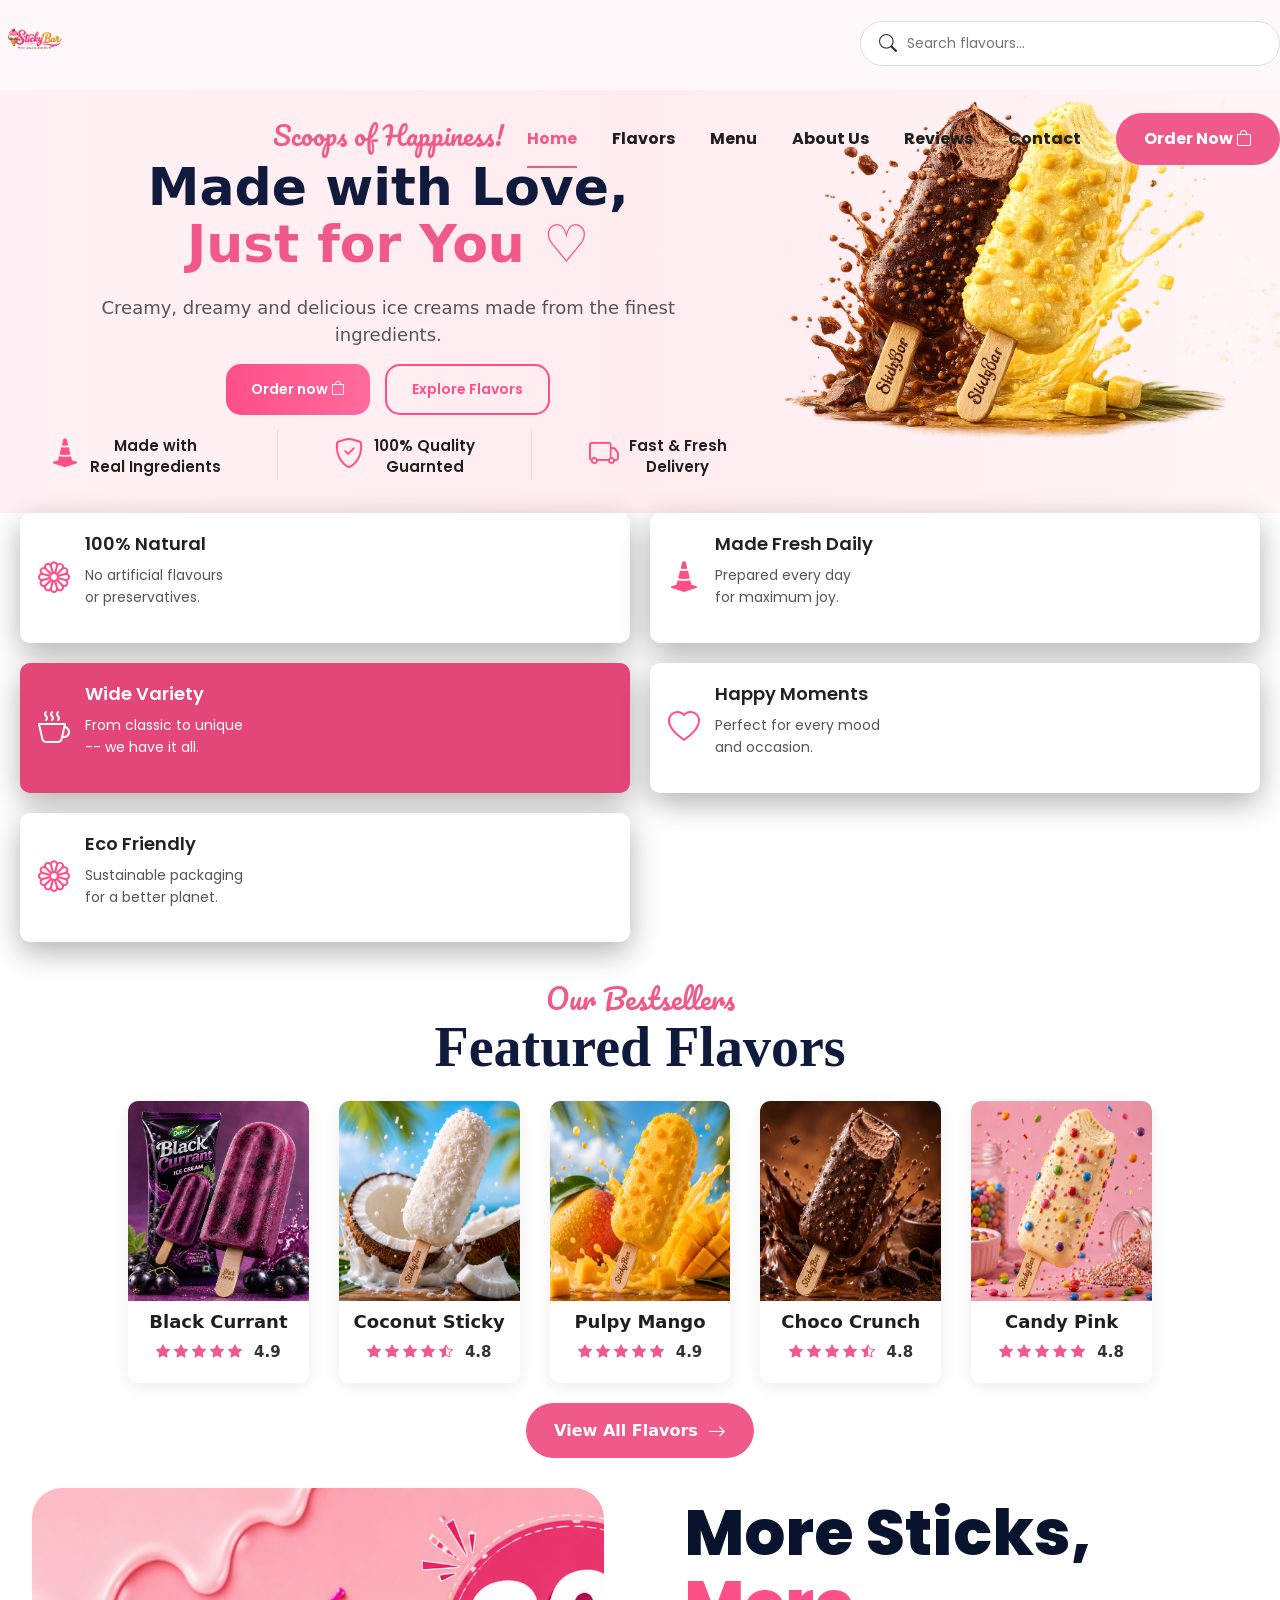
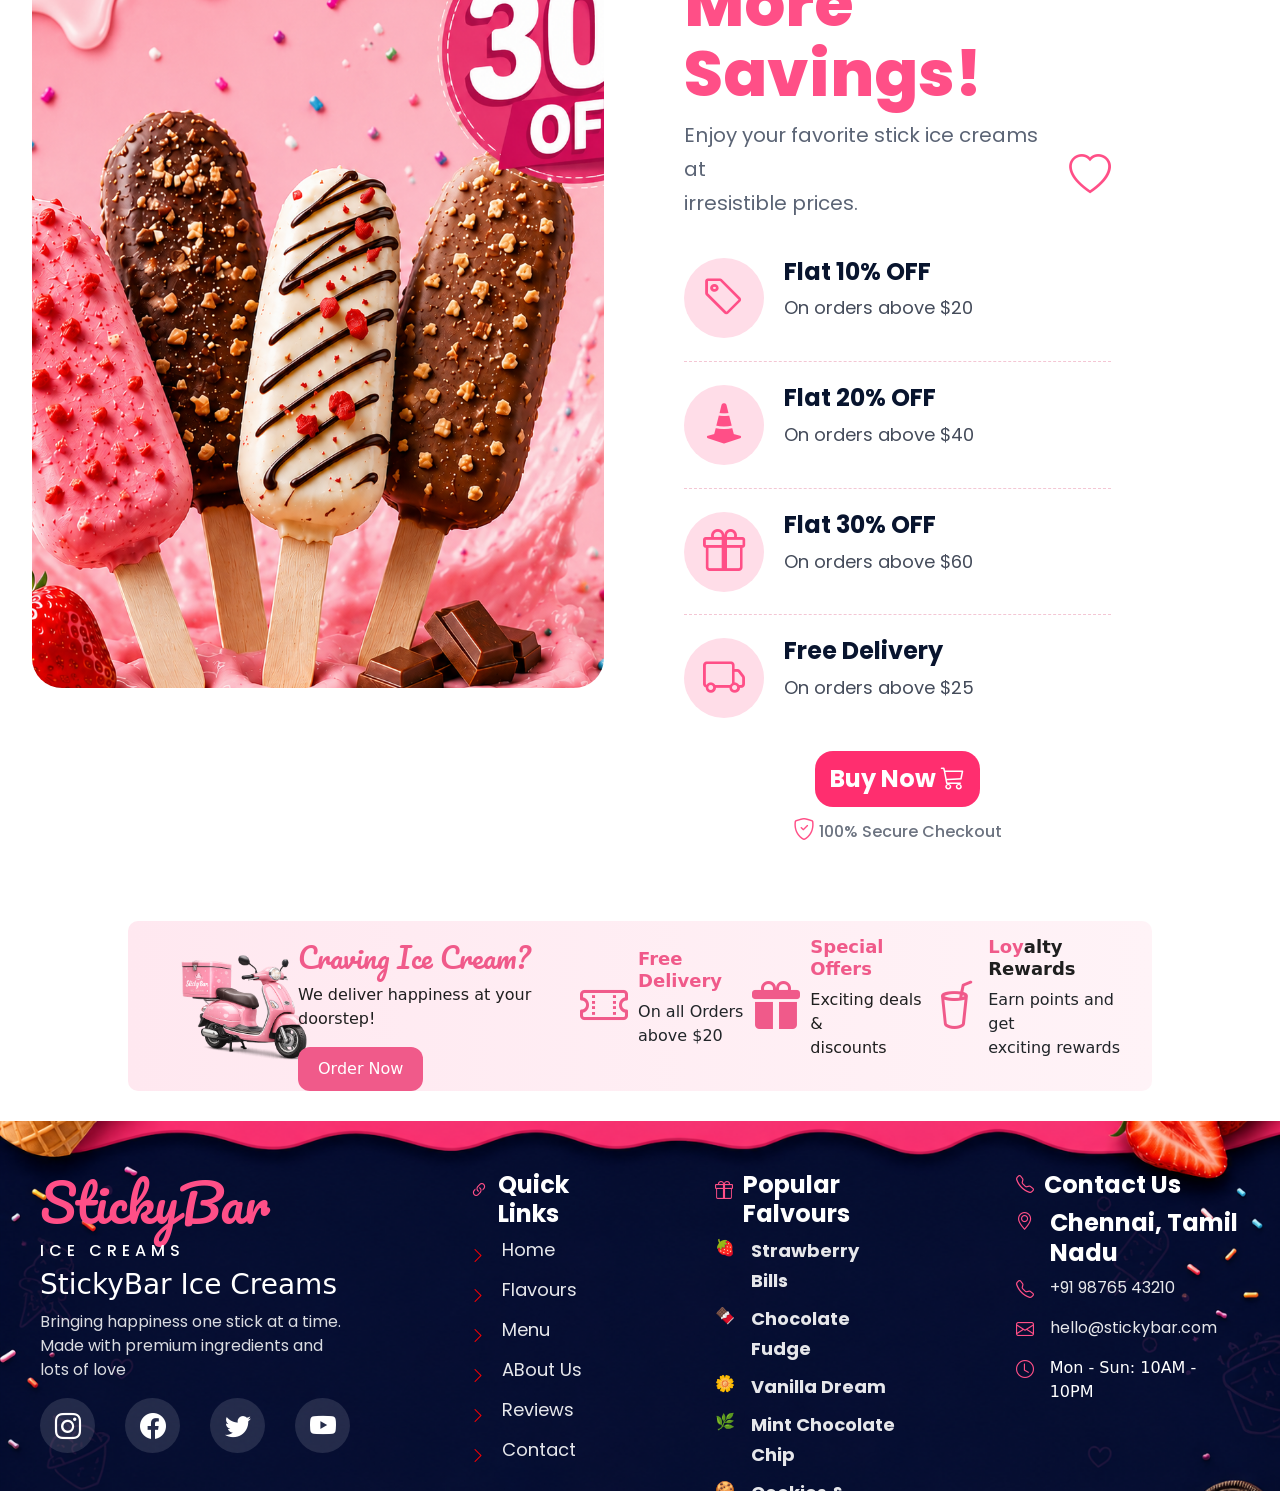
<file: index.html>
<!DOCTYPE html>
<html lang="en">
<head>
  <meta charset="UTF-8">
  <meta name="viewport" content="width=device-width, initial-scale=1.0">
  <title>StickyBar</title>
  <meta http-equiv="refresh" content="0; url=Home/index.html">
</head>
<body>
  <script>window.location.href = "Home/index.html";</script>
  <a href="Home/index.html">Open StickyBar</a>
</body>
</html>
</file>
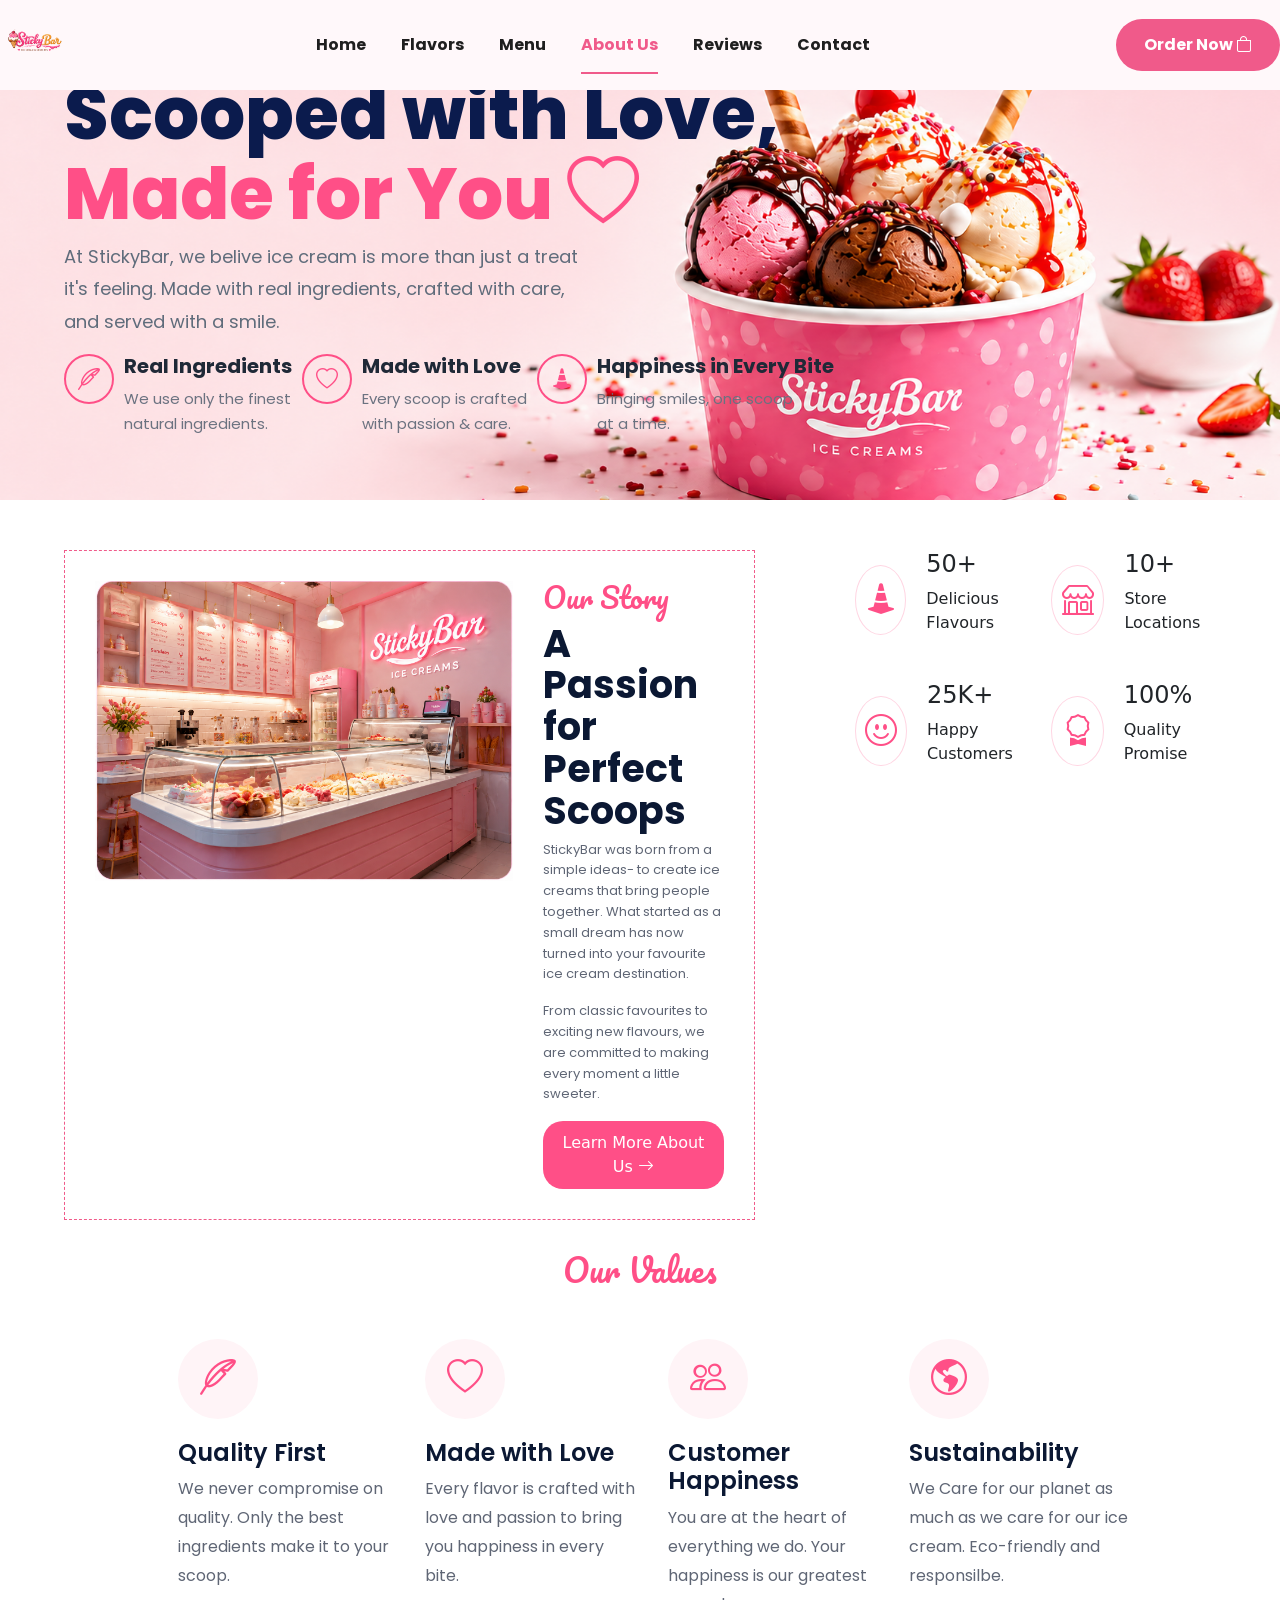
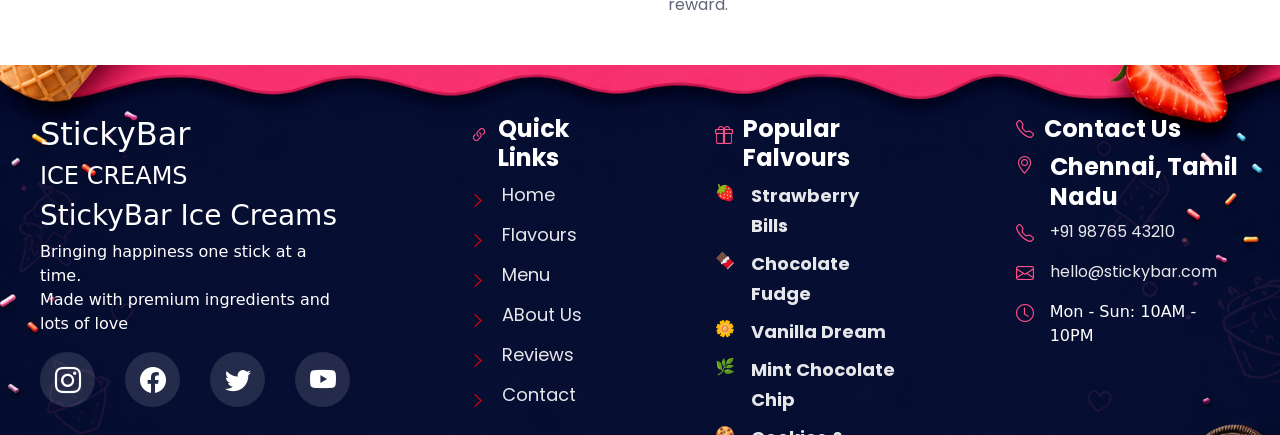
<file: about/index.html>
<!DOCTYPE html>
<html lang="en">
<head>
  <meta charset="UTF-8">
  <meta name="viewport" content="width=device-width, initial-scale=1.0">
  <title>Document</title>
    <link rel="stylesheet" href="style.css">
    <link href="https://cdn.jsdelivr.net/npm/bootstrap@5.0.2/dist/css/bootstrap.min.css" rel="stylesheet" integrity="sha384-EVSTQN3/azprG1Anm3QDgpJLIm9Nao0Yz1ztcQTwFspd3yD65VohhpuuCOmLASjC" crossorigin="anonymous">
  <link rel="stylesheet"
href="https://cdn.jsdelivr.net/npm/bootstrap-icons@1.11.3/font/bootstrap-icons.min.css">
<link href="https://fonts.googleapis.com/css2?family=Pacifico&display=swap" rel="stylesheet">
<link href="https://fonts.googleapis.com/css2?family=Poppins:wght@400;500;600;700&display=swap" rel="stylesheet">
<link href="https://fonts.googleapis.com/css2?family=Poppins:wght@400;500;600;700&display=swap" rel="stylesheet">
<link rel="stylesheet" href="https://cdn.jsdelivr.net/npm/bootstrap-icons@1.11.3/font/bootstrap-icons.min.css">
<link href="https://fonts.googleapis.com/css2?family=Poppins:wght@300;400;500;600;700;800&family=Playfair+Display:wght@600;700&display=swap" rel="stylesheet">
</head>
<body>
  
    <!-- Navbar -->
  <nav>
  <div class="navbar">
    <div class="nav-img">
      <img src="../Home/home-img.png" alt="StickyBar Logo">
    </div>
   
      <ul class="nav-list ">
        <li><a href="../Home/index.html">Home</a></li>
        <li><a href="../flavours/index.html">Flavors</a></li>
        <li><a href="../menu/index.html" >Menu</a></li>
        <li><a href="../about/index.html" id="home">About Us</a></li>
        <li><a href="../review/index.html">Reviews</a></li>
        <li><a href="../contact/index.html">Contact</a></li>
      </ul>

      <button id="button" onclick="window.location.href='../flavours/index.html'">
        Order Now <i class="bi bi-bag"></i>
      </button>

    <div class="menu-btnn">
        <i class="bi bi-list"></i>
      </div>
  </div>
</nav>


   <!-- Section-1 -->
    <section class="sec-1">
      <div class="sec-img">
        <img src="a-1.png" alt="">
      </div>
      <div class="sec-info">
        <h3>About us <i class="bi bi-heart-pulse-fill"></i></h3>
        <h1>Scooped with Love, <br><span>Made for You <i class="bi bi-heart"></i></span></h1>
        <p>At StickyBar, we belive ice cream is more than just a treat <br>it's feeling. Made with real ingredients, crafted with care, <br>and served with a smile.</p>
      
      <div class="sec-more-info">
        <div class="sec-more-1">
          <i class="bi bi-feather"></i>
          <div class="sec-infor">
          <h3>Real Ingredients</h3>
          <p>We use only the finest <br>natural ingredients.</p>
          </div>
        </div>
        <div class="sec-more-1">
          <i class="bi bi-heart"></i>
          <div class="sec-infor">
          <h3>Made with Love</h3>
          <p>Every scoop is crafted <br> with passion & care.</p>
          </div>
        </div>
        <div class="sec-more-1">
          <i class="bi bi-cone-striped"></i>
          <div class="sec-infor">
          <h3>Happiness in Every Bite</h3>
          <p>Bringing smiles, one scoop <br>at a time.</p>
          </div>
        </div>
      </div>
      </div>
    </section>


    <!-- Section - 2 -->
     <section class="sec-2">
      <div class="left-sec">
        <div class="left-sec-img">
          <img src="a-2.png" alt="">
        </div>
        <div class="left-sec-info">
          <h3>Our Story</h3>
          <h2>A Passion for <br>Perfect Scoops</h2>
          <p>StickyBar was born from a simple ideas- to create ice creams that bring people together. What started as a small dream has now turned into your favourite ice cream destination.</p>
          <p>From classic favourites to exciting new flavours, we are committed to making every moment a little <br>sweeter.</p>
          <button onclick="window.location.href='../contact/index.html'">Learn More About Us  <i class="bi bi-arrow-right"></i></button>
        </div>
      </div>
      <div class="right-sec">
        <div class="right-sec-more">
             <div class="more-1">
              <div class="more-info-1">
                <div class="sec-icon">
                 <i class="bi bi-cone-striped"></i>
                </div>
                <div class="sec-icon-info">
                  <h4>50+</h4>
                  <p>Delicious Flavours</p>
                </div>
              </div>
              <div class="more-info-1">
                <div class="sec-icon">
                 <i class="bi bi-emoji-smile"></i>
                </div>
                <div class="sec-icon-info">
                  <h4>25K+</h4>
                  <p>Happy Customers</p>
                </div>
              </div>
             </div>
             <div class="more-1">
              <div class="more-info-1">
                <div class="sec-icon">
                 <i class="bi bi-shop"></i>
                </div>
                <div class="sec-icon-info">
                  <h4>10+</h4>
                  <p>Store Locations</p>
                </div>
              </div>
              <div class="more-info-1">
                <div class="sec-icon">
                 <i class="bi bi-award"></i>
                </div>
                <div class="sec-icon-info">
                  <h4>100%</h4>
                  <p>Quality Promise</p>
                </div>
              </div>
             </div>
        </div>
      </div>
     </section>


     <!-- Section - 4 -->
      <section class="our-values">
        <h2>Our Values</h2>
        <div class="values">
          <div class="val-1">
            <div class="val-icon">
              <i class="bi bi-feather"></i>
            </div>
            <div class="val-info">
              <h3>Quality First</h3>
              <p>We never compromise on quality. Only the best ingredients make it to your scoop.</p>
            </div>
          </div>
          <div class="val-1">
            <div class="val-icon">
              <i class="bi bi-heart"></i>
            </div>
            <div class="val-info">
              <h3>Made with Love</h3>
              <p>Every flavor is crafted with love and passion to bring you happiness in every bite.</p>
            </div>
          </div>
          <div class="val-1">
            <div class="val-icon">
              <i class="bi bi-people"></i>
            </div>
            <div class="val-info">
              <h3>Customer Happiness </h3>
              <p>You are at the heart of everything we do. Your happiness is our greatest reward.</p>
            </div>
          </div>
          <div class="val-1">
            <div class="val-icon">
              <i class="bi bi-globe-americas"></i>
            </div>
            <div class="val-info">
              <h3>Sustainability</h3>
              <p>We Care for our planet as much as we care for our ice cream. Eco-friendly and responsilbe.</p>
            </div>
          </div>
        </div>
      </section>

        
    <!-- Foot section -->
     <section class="foot">
      <div class="foot-img">
         <img src="../Home/foot.png" alt="">
      </div>


      <div class="foot-info">
        <div class="foot-10">
          <h2>StickyBar</h2>
          <h4>ICE CREAMS</h4>
            <h3>StickyBar Ice Creams</h3>
            <p>Bringing happiness one stick at a time. <br>Made with premium ingredients and  <br>lots of love</p>
            <div class="foot-rating">
               <i class="bi bi-instagram"></i>
<i class="bi bi-facebook"></i>
<i class="bi bi-twitter"></i>
<i class="bi bi-youtube"></i>
            </div>
        </div>
        <div class="div"></div>
        <div class="foot-2">
          <div class="foot-links">
            <i class="bi bi-link-45deg"></i>
           <h3> Quick Links</h3>
          </div>
          <div class="links-info">
            <div class="links-data">
            <i class="bi bi-chevron-right"></i>
              <a href="../Home/index.html">Home</a>
            </div>
            <div class="links-data">
            <i class="bi bi-chevron-right"></i>

             <a href="../flavours/index.html">Flavours</a>
            </div>
            <div class="links-data">
            <i class="bi bi-chevron-right"></i>

              <a href="../menu/index.html">Menu</a>
            </div>
            <div class="links-data">
            <i class="bi bi-chevron-right"></i>

             <a href="../about/index.html">ABout Us</a>
            </div>
            <div class="links-data">
            <i class="bi bi-chevron-right"></i>

              <a href="../review/index.html">Reviews</a>
            </div>
            <div class="links-data">
            <i class="bi bi-chevron-right"></i>

              <a href="../contact/index.html">Contact</a>
            </div>
          </div>
        </div>
        <div class="div"></div>
        <div class="foot-2">
          <div class="foot-links">
            <i class="bi bi-gift"></i>          
            <h3>Popular Falvours</h3>
          </div>
         <div class="links-info">
            <div class="links-data">
              <span>🍓</span>
             <a href="../flavours/index.html"> <h3>Strawberry Bills</h3></a>
            </div>
              <div class="links-data">
                <span>🍫</span>
              <a href="../flavours/index.html"><h3>Chocolate Fudge</h3></a>
            </div>
              <div class="links-data">
                <span>🌼</span> 
              <a href="../flavours/index.html"><h3>Vanilla Dream</h3></a>
            </div>
              <div class="links-data">
                <span>🌿</span> 
              <a href="../flavours/index.html"><h3>Mint Chocolate Chip</h3></a>
            </div>
              <div class="links-data">
                <span>🍪</span>
              <a href="../flavours/index.html"><h3>Cookies & Cream</h3></a>
            </div>
          </div>
        </div>
        <div class="div"></div>
        <div class="foot-3">
          <div class="foot-links">
            <i class="bi bi-telephone"></i>
              <h3>Contact Us</h3>
          </div>
          <div class="links-info">
            <div class="links-data">
              <i class="bi bi-geo-alt"></i>
              <h3>Chennai, Tamil Nadu</h3>
               </div>
               <div class="links-data">
                <i class="bi bi-telephone"></i>
                 <p>+91 98765 43210</p></div>
             
              <div class="links-data"><i class="bi bi-envelope"></i><p>hello@stickybar.com</p></div>
              <div class="links-data"><i class="bi bi-clock"></i>Mon - Sun: 10AM - 10PM</div>
             
          </div>
        </div>
      </div>


     
     </section>

</body>
</html>
</file>
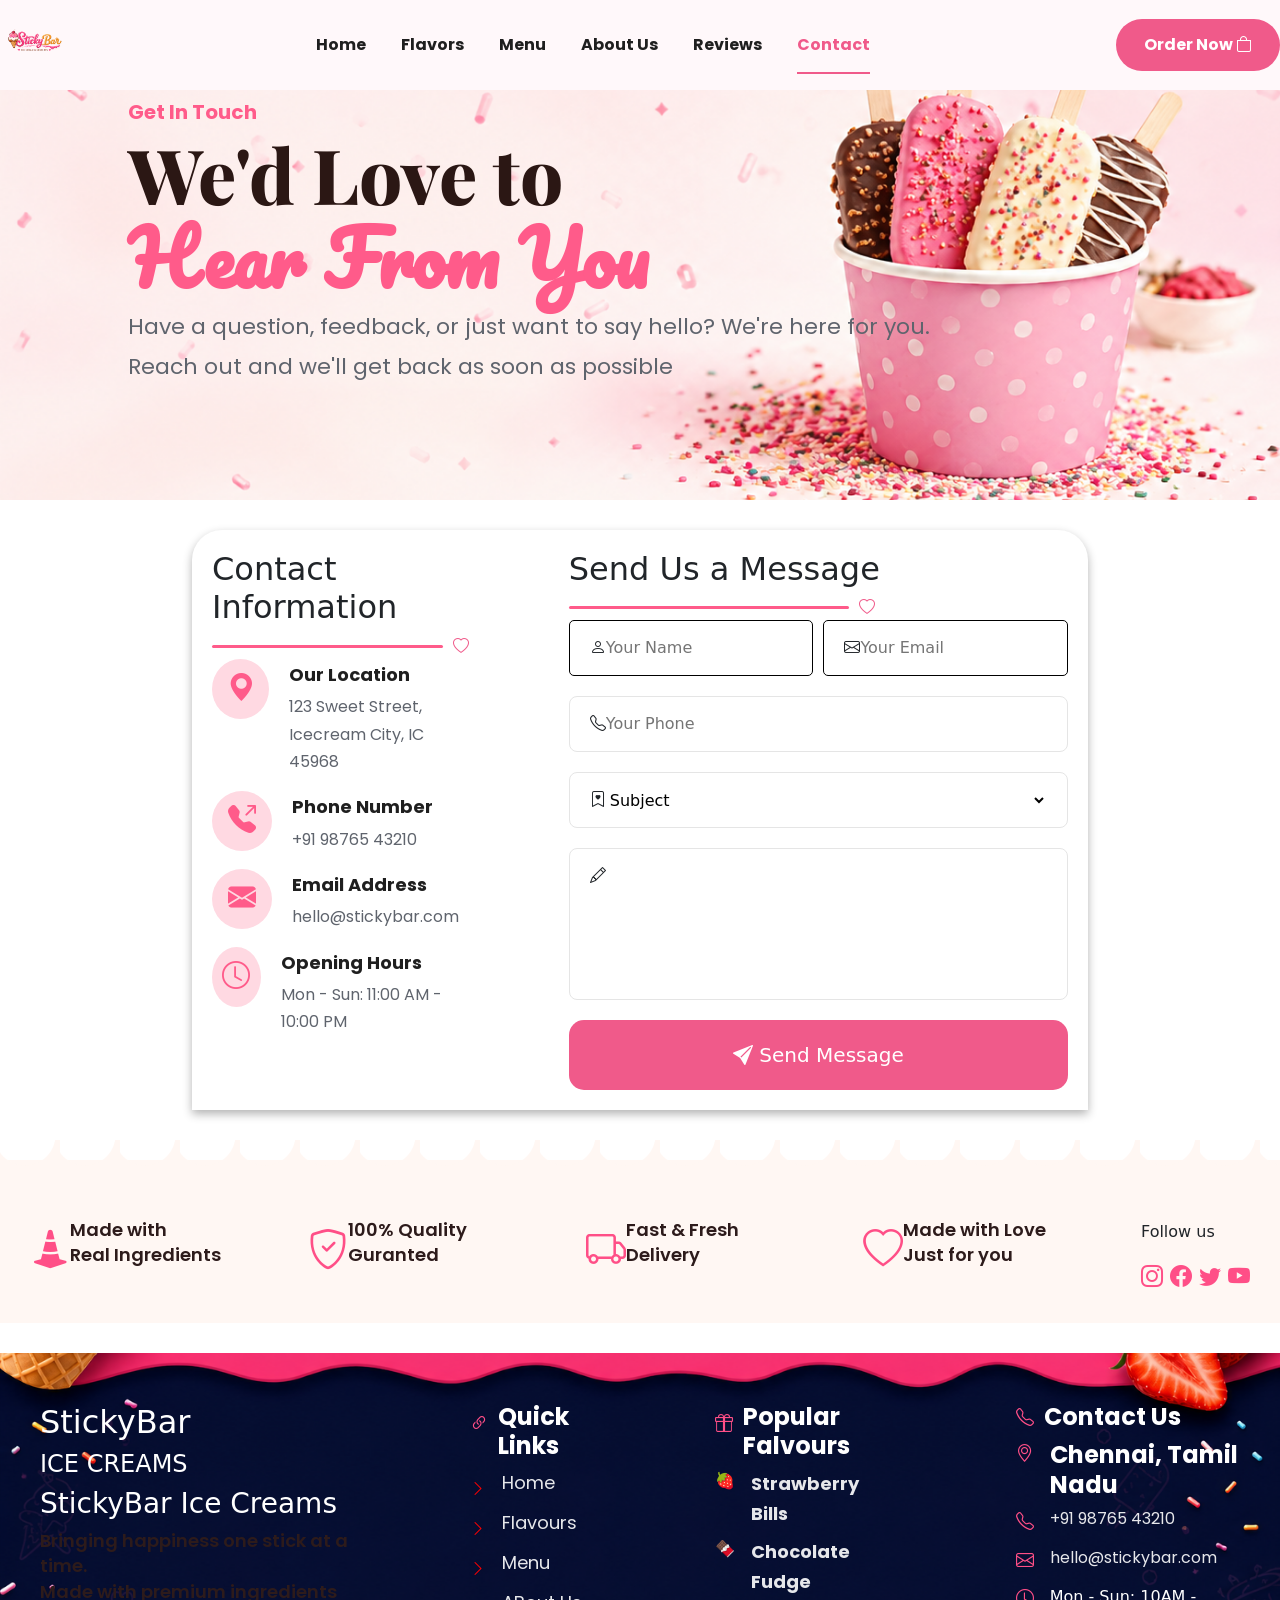
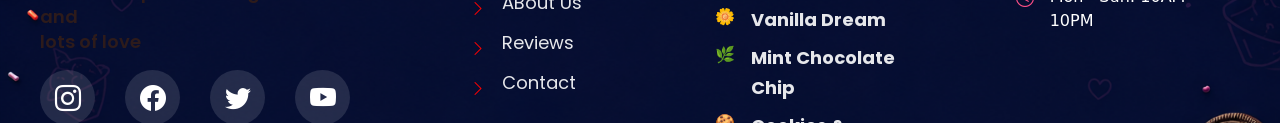
<file: contact/index.html>
<!DOCTYPE html>
<html lang="en">
<head>
  <meta charset="UTF-8">
  <meta name="viewport" content="width=device-width, initial-scale=1.0">
  <title>Document</title>
     <link rel="stylesheet" href="style.css">
    <link href="https://cdn.jsdelivr.net/npm/bootstrap@5.0.2/dist/css/bootstrap.min.css" rel="stylesheet" integrity="sha384-EVSTQN3/azprG1Anm3QDgpJLIm9Nao0Yz1ztcQTwFspd3yD65VohhpuuCOmLASjC" crossorigin="anonymous">
  <link rel="stylesheet"
href="https://cdn.jsdelivr.net/npm/bootstrap-icons@1.11.3/font/bootstrap-icons.min.css">
<link href="https://fonts.googleapis.com/css2?family=Pacifico&display=swap" rel="stylesheet">
<link href="https://fonts.googleapis.com/css2?family=Poppins:wght@400;500;600;700&display=swap" rel="stylesheet">
<link href="https://fonts.googleapis.com/css2?family=Poppins:wght@400;500;600;700&display=swap" rel="stylesheet">
<link rel="stylesheet" href="https://cdn.jsdelivr.net/npm/bootstrap-icons@1.11.3/font/bootstrap-icons.min.css">
<link href="https://fonts.googleapis.com/css2?family=Poppins:wght@300;400;500;600;700;800&family=Playfair+Display:wght@600;700&display=swap" rel="stylesheet">
</head>
<body>
  <!-- Navbar -->
  <nav>
  <div class="navbar">
    <div class="nav-img">
      <img src="../Home/home-img.png" alt="StickyBar Logo">
    </div>

   

   
      <ul class="nav-list ">
        <li><a href="../Home/index.html">Home</a></li>
        <li><a href="../flavours/index.html">Flavors</a></li>
        <li><a href="../menu/index.html" >Menu</a></li>
        <li><a href="../about/index.html" >About Us</a></li>
        <li><a href="../review/index.html" >Reviews</a></li>
        <li><a href="../contact/index.html" id="home">Contact</a></li>
      </ul>

      <button id="button" onclick="window.location.href='../flavours/index.html'">
        Order Now <i class="bi bi-bag"></i>
      </button>

      
   
    <div class="menu-btnn">
        <i class="bi bi-list"></i>
      </div>
  </div>
</nav>

<!-- Section - 1 -->
 <section class="sec-1">
  <div class="sec-1-img">
    <img src="c-1 (2).png" alt="">
  </div>

  <div class="sec-1-info">
    <h4>Get In Touch</h4>
    <h1>We'd Love to <br> <span>Hear From You</span></h1>
    <p>Have a question, feedback, or just want to say hello? We're here for you. <br> Reach out and we'll get back as soon as possible</p>
  </div>
 </section>

 <!-- Contact Info -->
  <section class="contact-info">
    <div class="left-sec-contact">
      <h2>Contact Information</h2>
      <div class="line">
      <div class="div-line">
        
        </div><i class="bi bi-heart"></i>
      </div>
      <div class="contact-column">
        <div class="contact-row">
          <div class="contact-icon">
            <i class="bi bi-geo-alt-fill"></i>
          </div>
          <div class="contact-data">
            <h4>Our Location</h4>
            <p>123 Sweet Street, <br>Icecream City, IC 45968</p>
          </div>
        </div>
        <div class="contact-row">
          <div class="contact-icon">
            <i class="bi bi-telephone-outbound-fill"></i>
          </div>
          <div class="contact-data">
            <h4>Phone Number</h4>
            <p>+91 98765 43210</p>
          </div>
        </div>
        <div class="contact-row">
          <div class="contact-icon">
            <i class="bi bi-envelope-fill"></i>
          </div>
          <div class="contact-data">
            <h4>Email Address</h4>
            <p>hello@stickybar.com</p>
          </div>
        </div>
        <div class="contact-row">
          <div class="contact-icon">
            <i class="bi bi-clock"></i>
          </div>
          <div class="contact-data">
            <h4>Opening Hours</h4>
            <p>Mon - Sun: 11:00 AM - 10:00 PM</p>
          </div>
        </div>
      </div>
    </div>

    <div class="right-sec-contact">
      <h2>Send Us a Message</h2>
      <div class="line">
         <div class="div-line">
        </div><i class="bi bi-heart"></i>
      </div>
      <form action="">
        <div class="form">
          <div class="row-1">
            <div class="r-input-1">
              <i class="bi bi-person"></i>
            <input type="text" placeholder="Your Name">
            </div>
            <div class="r-input-1">
              <i class="bi bi-envelope"></i>
            <input type="email" placeholder="Your Email">
            </div>
          </div>
          <div class="phone">
            <i class="bi bi-telephone"></i>
            <input type="number" placeholder="Your Phone">
          </div>
          <div class="subject">
            <i class="bi bi-bookmark-heart"></i>
            <select name="" id="">
              <option value="">Subject</option>
            </select>
          </div>
          <div class="text-area">
            <i class="bi bi-pencil"></i>
            <textarea name="" id=""></textarea>
          </div>
          <button><i class="bi bi-send-fill"></i>  Send Message</button>
        </div>
      </form>
      </div>
    </div>
  </section>

<!-- Footer -->

  <footer class="footer-section">
    <div class="first-column">
      <div class="foot-icon">
<i class="bi bi-cone-striped"></i>
      </div>
      <div class="foot-info">
        <p>Made with <br> Real Ingredients</p>
      </div>
    </div>
    <div class="first-column">
      <div class="foot-icon">
        <i class="bi bi-shield-check"></i>
      </div>
      <div class="foot-info">
        <p>100% Quality <br> Guranted</p>
      </div>
    </div>
    <div class="first-column">
      <div class="foot-icon">
        <i class="bi bi-truck"></i>
      </div>
      <div class="foot-info">
        <p>Fast & Fresh <br> Delivery</p>
      </div>
    </div>
    <div class="first-column">
      <div class="foot-icon">
        <i class="bi bi-heart"></i>
      </div>
      <div class="foot-info">
      <p>Made with Love <br> Just for you</p>
      </div>
    </div>
    <div class="first-column">
      <p>Follow us</p>
      <div class="icons-foot">
        <i class="bi bi-instagram"></i>
<i class="bi bi-facebook"></i>
<i class="bi bi-twitter"></i>
<i class="bi bi-youtube"></i>
      </div>
    </div>
  </footer>

   <section class="foot">
      <div class="foot-img">
         <img src="../Home/foot.png" alt="">
      </div>


      <div class="foot-info">
        <div class="foot-10">
          <h2>StickyBar</h2>
          <h4>ICE CREAMS</h4>
            <h3>StickyBar Ice Creams</h3>
            <p>Bringing happiness one stick at a time. <br>Made with premium ingredients and  <br>lots of love</p>
            <div class="foot-rating">
               <i class="bi bi-instagram"></i>
<i class="bi bi-facebook"></i>
<i class="bi bi-twitter"></i>
<i class="bi bi-youtube"></i>
            </div>
        </div>
        <div class="div"></div>
        <div class="foot-2">
          <div class="foot-links">
            <i class="bi bi-link-45deg"></i>
           <h3> Quick Links</h3>
          </div>
          <div class="links-info">
            <div class="links-data">
            <i class="bi bi-chevron-right"></i>
              <a href="../Home/index.html">Home</a>
            </div>
            <div class="links-data">
            <i class="bi bi-chevron-right"></i>

             <a href="../flavours/index.html">Flavours</a>
            </div>
            <div class="links-data">
            <i class="bi bi-chevron-right"></i>

              <a href="../menu/index.html">Menu</a>
            </div>
            <div class="links-data">
            <i class="bi bi-chevron-right"></i>

             <a href="../about/index.html">ABout Us</a>
            </div>
            <div class="links-data">
            <i class="bi bi-chevron-right"></i>

              <a href="../review/index.html">Reviews</a>
            </div>
            <div class="links-data">
            <i class="bi bi-chevron-right"></i>

              <a href="../contact/index.html">Contact</a>
            </div>
          </div>
        </div>
        <div class="div"></div>
        <div class="foot-2">
          <div class="foot-links">
            <i class="bi bi-gift"></i>          
            <h3>Popular Falvours</h3>
          </div>
         <div class="links-info">
            <div class="links-data">
              <span>🍓</span>
             <a href="../flavours/index.html"> <h3>Strawberry Bills</h3></a>
            </div>
              <div class="links-data">
                <span>🍫</span>
              <a href="../flavours/index.html"><h3>Chocolate Fudge</h3></a>
            </div>
              <div class="links-data">
                <span>🌼</span> 
              <a href="../flavours/index.html"><h3>Vanilla Dream</h3></a>
            </div>
              <div class="links-data">
                <span>🌿</span> 
              <a href="../flavours/index.html"><h3>Mint Chocolate Chip</h3></a>
            </div>
              <div class="links-data">
                <span>🍪</span>
              <a href="../flavours/index.html"><h3>Cookies & Cream</h3></a>
            </div>
          </div>
        </div>
        <div class="div"></div>
        <div class="foot-3">
          <div class="foot-links">
            <i class="bi bi-telephone"></i>
              <h3>Contact Us</h3>
          </div>
          <div class="links-info">
            <div class="links-data">
              <i class="bi bi-geo-alt"></i>
              <h3>Chennai, Tamil Nadu</h3>
               </div>
               <div class="links-data">
                <i class="bi bi-telephone"></i>
                 <p>+91 98765 43210</p></div>
             
              <div class="links-data"><i class="bi bi-envelope"></i><p>hello@stickybar.com</p></div>
              <div class="links-data"><i class="bi bi-clock"></i>Mon - Sun: 10AM - 10PM</div>
             
          </div>
        </div>
      </div>


     
     </section>

</body>
</html>
</file>
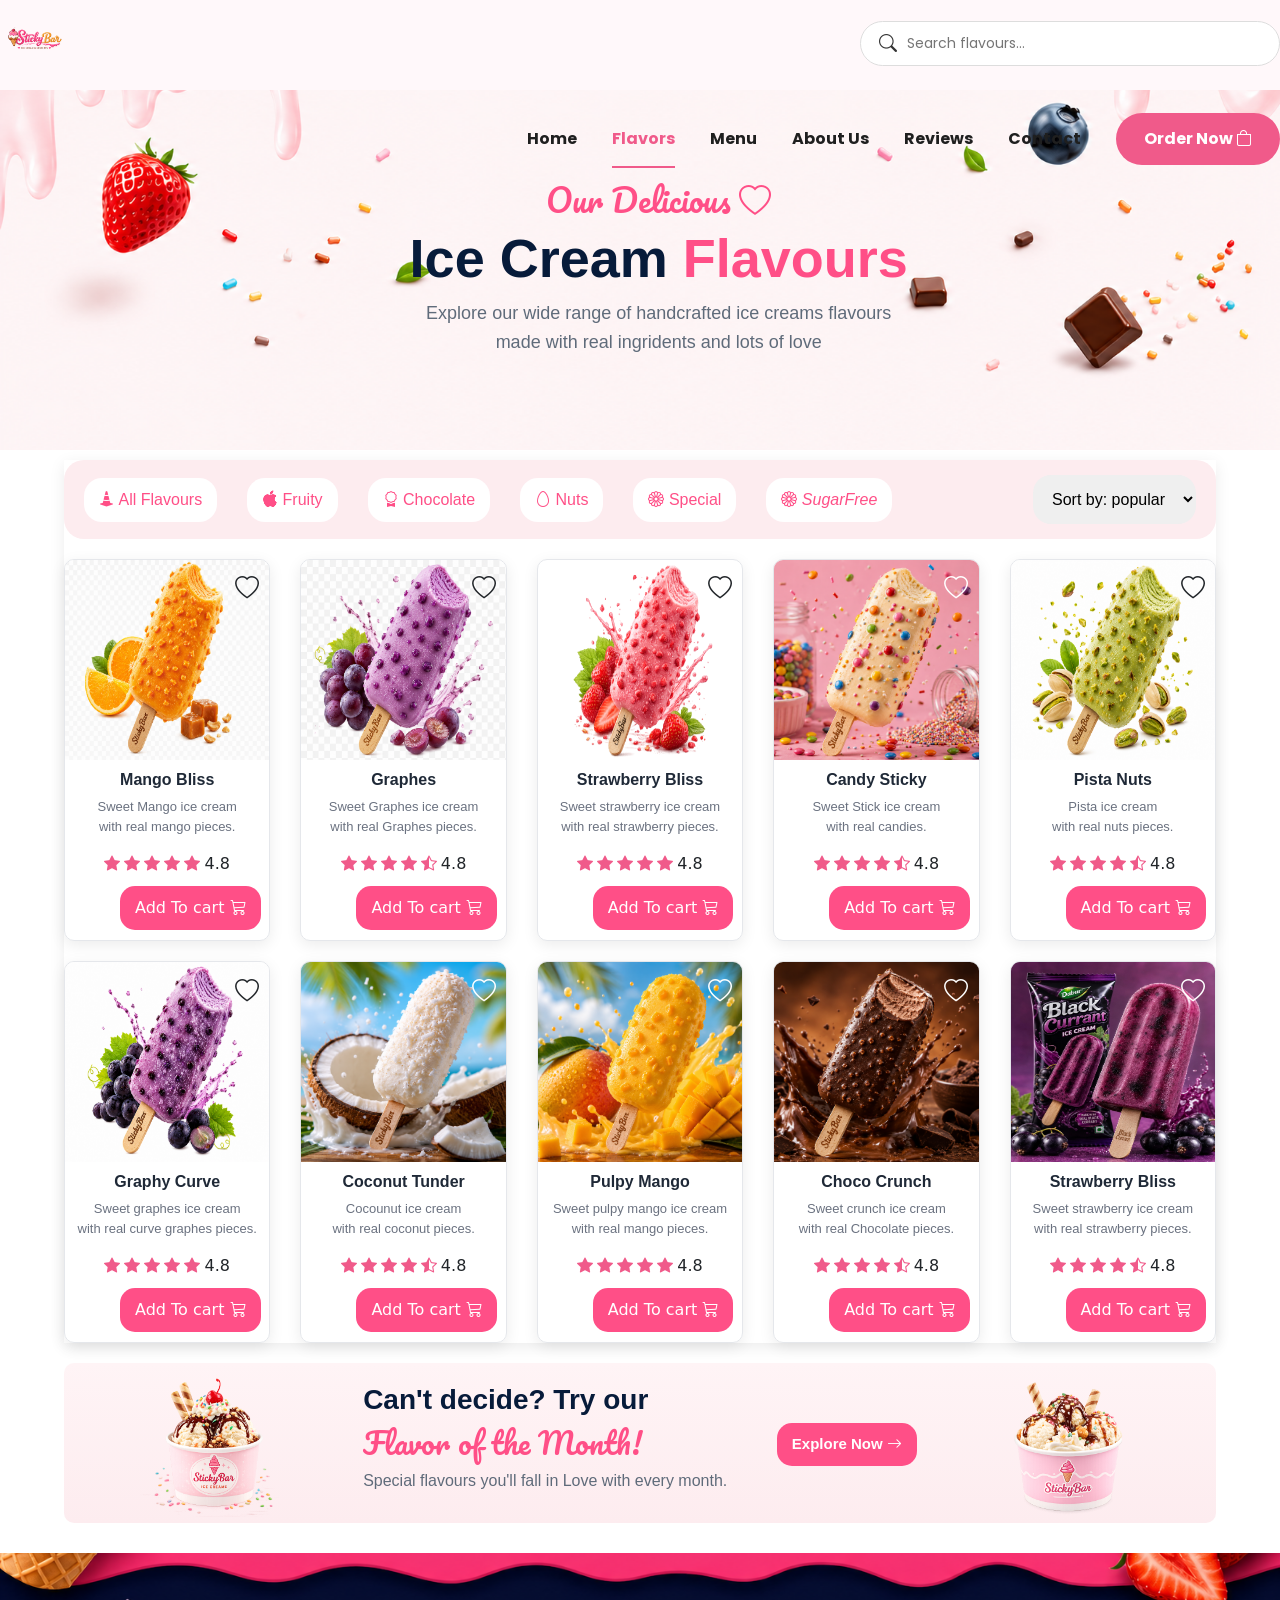
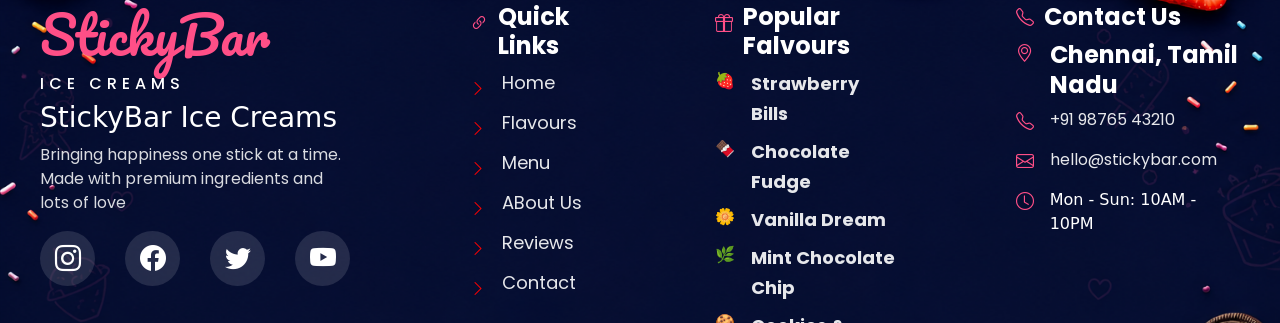
<file: flavours/index.html>
<!DOCTYPE html>
<html lang="en">
<head>
  <meta charset="UTF-8">
  <meta name="viewport" content="width=device-width, initial-scale=1.0">
  <title>Document</title>
  <link rel="stylesheet" href="style.css">
   <link href="https://cdn.jsdelivr.net/npm/bootstrap@5.0.2/dist/css/bootstrap.min.css" rel="stylesheet" integrity="sha384-EVSTQN3/azprG1Anm3QDgpJLIm9Nao0Yz1ztcQTwFspd3yD65VohhpuuCOmLASjC" crossorigin="anonymous">
  <link rel="stylesheet"
href="https://cdn.jsdelivr.net/npm/bootstrap-icons@1.11.3/font/bootstrap-icons.min.css">
<link href="https://fonts.googleapis.com/css2?family=Pacifico&display=swap" rel="stylesheet">
<link href="https://fonts.googleapis.com/css2?family=Poppins:wght@400;500;600;700&display=swap" rel="stylesheet">
<link href="https://fonts.googleapis.com/css2?family=Poppins:wght@400;500;600;700&display=swap" rel="stylesheet">
<link rel="stylesheet" href="https://cdn.jsdelivr.net/npm/bootstrap-icons@1.11.3/font/bootstrap-icons.min.css">
<link href="https://fonts.googleapis.com/css2?family=Poppins:wght@400;500;600;700&display=swap" rel="stylesheet">
</head>
<body>
    <!-- Navbar -->
  <nav>
  <div class="navbar">
    <div class="nav-img">
      <img src="../Home/home-img.png" alt="StickyBar Logo">
    </div>

    <div class="nav-search">
      <i class="bi bi-search"></i>
      <input type="text" id="searchInput" placeholder="Search flavours..." >
      <div id="searchResults"></div>
    </div>

    <div class="nav-infos">
      <ul class="nav-list ">
        <li><a href="../Home/index.html" >Home</a></li>
        <li><a href="../flavours/index.html" id="home">Flavors</a></li>
        <li><a href="../menu/index.html">Menu</a></li>
        <li><a href="../about/index.html">About Us</a></li>
        <li><a href="../review/index.html">Reviews</a></li>
        <li><a href="../contact/index.html">Contact</a></li>
      </ul>

      <button id="button" onclick="window.location.href='../flavours/index.html'">
        Order Now <i class="bi bi-bag"></i>
      </button>

      
    </div>
    <div class="menu-btnn">
        <i class="bi bi-list"></i>
      </div>
  </div>
</nav>

<!-- Section-1 -->
<section class="sec-1">
  <div class="img-sec">
    <img src="fav-1.png" alt="">
  </div>
<div class="sec-info">
  <h2>Our Delicious <i class="bi bi-heart"></i></h2>
  <h1>Ice Cream <span>Flavours</span></h1>
  <p>Explore our wide range of handcrafted ice creams flavours <br> made with real ingridents and lots of love</p>

</div>
</section>

<!-- section -->

<section >
    <div class="sec-2">
      <div class="sec-navbar">
        <div class="button-nav">
        <button class="filter-btn"  data-filter="all"><i class="bi bi-cone-striped"></i>  All Flavours</button>
        <button class="filter-btn" data-filter="fruity"><i class="bi bi-apple" ></i>  Fruity</button>
        <button class="filter-btn" data-filter="chocolate"><i class="bi bi-award" ></i>  Chocolate</button>
        <button class="filter-btn" data-filter="nuts"><i class="bi bi-egg" ></i>  Nuts</button>
        <button class="filter-btn" data-filter="special"><i class="bi bi-flower1" ></i>  Special</button>
       <button class="filter-btn" data-filter="sugarfree"><i class="bi bi-flower1"> SugarFree</i></button> 
       </div>
       <div class="by-nav">
        <select name="" id="">
          <option value="">Sort by: popular</option>
        </select>
       </div>
      </div>


      <div class="cards-sec">
        <div class="card-section" data-category="fruity">
          <div class="card-img-sec">
          <img src="ff-2.png" alt="">
          </div>
          <div class="card-info-sec">
            <h3>Mango Bliss</h3>
            <p>Sweet Mango ice cream <br>with real mango pieces.</p>
             <div class="rating">
            <i class="bi bi-star-fill"></i>
            <i class="bi bi-star-fill"></i>
            <i class="bi bi-star-fill"></i>
            <i class="bi bi-star-fill"></i>
            <i class="bi bi-star-fill"></i>
<span>4.8</span>
          </div>
          <button>Add To cart <i class="bi bi-cart3"></i></button>
          </div>

           <div class="heart-pos">
            <i class="bi bi-heart" onclick="toggleHeart(this)"></i>
           </div>

        </div>

         <div class="card-section" data-category="fruity">
          <div class="card-img-sec">
          <img src="ff-1.png" alt="">
          </div>
          <div class="card-info-sec">
            <h3>Graphes </h3>
            <p>Sweet Graphes ice cream <br>with real Graphes pieces.</p>
             <div class="rating">
            <i class="bi bi-star-fill"></i>
            <i class="bi bi-star-fill"></i>
            <i class="bi bi-star-fill"></i>
            <i class="bi bi-star-fill"></i>
            <i class="bi bi-star-half"></i>
<span>4.8</span>
          </div>
          <button>Add To cart <i class="bi bi-cart3"></i></button>
          </div>
           <div class="heart-pos">
            <i class="bi bi-heart" onclick="toggleHeart(this)"></i>
           </div>
        </div>

         <div class="card-section" data-category="fruity">
          <div class="card-img-sec" >
          <img src="ff-3.png" alt="">
          </div>
          <div class="card-info-sec">
            <h3>Strawberry Bliss</h3>
            <p>Sweet strawberry ice cream <br>with real strawberry pieces.</p>
             <div class="rating">
            <i class="bi bi-star-fill"></i>
            <i class="bi bi-star-fill"></i>
            <i class="bi bi-star-fill"></i>
            <i class="bi bi-star-fill"></i>
            <i class="bi bi-star-fill"></i>
<span>4.8</span>
          </div>
          <button>Add To cart <i class="bi bi-cart3"></i></button>
          </div>
            <div class="heart-pos">
            <i class="bi bi-heart" onclick="toggleHeart(this)"></i>
           </div>
        </div>

         <div class="card-section" data-category="chocolate">
          <div class="card-img-sec">
          <img src="../Home/ss-4.png" alt="">
          </div>
          <div class="card-info-sec">
            <h3>Candy Sticky</h3>
            <p>Sweet Stick ice cream <br>with real candies.</p>
             <div class="rating">
            <i class="bi bi-star-fill"></i>
            <i class="bi bi-star-fill"></i>
            <i class="bi bi-star-fill"></i>
            <i class="bi bi-star-fill"></i>
            <i class="bi bi-star-half"></i>
<span>4.8</span>
          </div>
          <button>Add To cart <i class="bi bi-cart3"></i></button>
          </div>
           <div class="heart-pos pos">
            <i class="bi bi-heart" onclick="toggleHeart(this)"></i>
           </div>
        </div>

         <div class="card-section" data-category="nuts">
          <div class="card-img-sec">
          <img src="ff-5.png" alt="">
          </div>
          <div class="card-info-sec">
            <h3>Pista Nuts</h3>
            <p>Pista ice cream <br>with real nuts pieces.</p>
             <div class="rating">
            <i class="bi bi-star-fill"></i>
            <i class="bi bi-star-fill"></i>
            <i class="bi bi-star-fill"></i>
            <i class="bi bi-star-fill"></i>
            <i class="bi bi-star-half"></i>
<span>4.8</span>
          </div>
          <button>Add To cart <i class="bi bi-cart3"></i></button>
          </div>
          <div class="heart-pos">
            <i class="bi bi-heart" onclick="toggleHeart(this)"></i>
           </div>
        </div>
         
      </div>

<!-- second image row -->

      <div class="cards-sec">
        <div class="card-section" data-category="fruity">
          <div class="card-img-sec">
          <img src="ff-4.png" alt="">
          </div>
          <div class="card-info-sec">
            <h3>Graphy Curve</h3>
            <p>Sweet graphes ice cream <br>with real curve graphes pieces.</p>
             <div class="rating">
            <i class="bi bi-star-fill"></i>
            <i class="bi bi-star-fill"></i>
            <i class="bi bi-star-fill"></i>
            <i class="bi bi-star-fill"></i>
            <i class="bi bi-star-fill"></i>
<span>4.8</span>
          </div>
          <button>Add To cart <i class="bi bi-cart3"></i></button>
          </div>
           <div class="heart-pos">
            <i class="bi bi-heart" onclick="toggleHeart(this)"></i>
           </div>
        </div>

         <div class="card-section" data-category="special">
          <div class="card-img-sec">
          <img src="../Home/ss-1.png" alt="">
          </div>
          <div class="card-info-sec">
            <h3>Coconut Tunder</h3>
            <p>Cocounut ice cream <br>with real coconut pieces.</p>
             <div class="rating">
            <i class="bi bi-star-fill"></i>
            <i class="bi bi-star-fill"></i>
            <i class="bi bi-star-fill"></i>
            <i class="bi bi-star-fill"></i>
           <i class="bi bi-star-half"></i>
<span>4.8</span>
          </div>
          <button>Add To cart <i class="bi bi-cart3"></i></button>
          </div>
            <div class="heart-pos pos">
            <i class="bi bi-heart" onclick="toggleHeart(this)"></i>
           </div>
        </div>

         <div class="card-section" data-category="fruity">
          <div class="card-img-sec">
          <img src="../Home/ss-2.png" alt="">
          </div>
          <div class="card-info-sec">
            <h3>Pulpy Mango</h3>
            <p>Sweet pulpy mango ice cream <br>with real mango pieces.</p>
             <div class="rating">
            <i class="bi bi-star-fill"></i>
            <i class="bi bi-star-fill"></i>
            <i class="bi bi-star-fill"></i>
            <i class="bi bi-star-fill"></i>
            <i class="bi bi-star-fill"></i>
<span>4.8</span>
          </div>
          <button>Add To cart <i class="bi bi-cart3"></i></button>
          </div>
           <div class="heart-pos pos">
            <i class="bi bi-heart" onclick="toggleHeart(this)"></i>
           </div>
        </div>

         <div class="card-section" data-category="chocolate">
          <div class="card-img-sec">
          <img src="../Home/ss-3.png" alt="">
          </div>
          <div class="card-info-sec">
            <h3>Choco Crunch</h3>
            <p>Sweet crunch ice cream <br>with real Chocolate pieces.</p>
             <div class="rating">
            <i class="bi bi-star-fill"></i>
            <i class="bi bi-star-fill"></i>
            <i class="bi bi-star-fill"></i>
            <i class="bi bi-star-fill"></i>
             <i class="bi bi-star-half"></i>
<span>4.8</span>
          </div>
          <button>Add To cart <i class="bi bi-cart3"></i></button>
          </div>
           <div class="heart-pos pos">
            <i class="bi bi-heart" onclick="toggleHeart(this)"></i>
           </div>
        </div>

         <div class="card-section" data-category="sugarfree">
          <div class="card-img-sec">
          <img src="../Home/w-1.jpeg" alt="">
          </div>
          <div class="card-info-sec">
            <h3>Strawberry Bliss</h3>
            <p>Sweet strawberry ice cream <br>with real strawberry pieces.</p>
             <div class="rating">
            <i class="bi bi-star-fill"></i>
            <i class="bi bi-star-fill"></i>
            <i class="bi bi-star-fill"></i>
            <i class="bi bi-star-fill"></i>
            <i class="bi bi-star-half"></i>
<span>4.8</span>
          </div>
          <button>Add To cart <i class="bi bi-cart3"></i></button>
          </div>
           <div class="heart-pos pos">
            <i class="bi bi-heart" onclick="toggleHeart(this)"></i>
           </div>
        </div>
         
      </div>
</section>


      <div class="footer-banner">
        <div class="footer-details">
          <div class="left-img">
            <img src="fav-2.png" alt="">
          </div>
          <div class="center-details">
            <h2>Can't decide? Try our</h2>
            <h3>Flavor of the Month!</h3>
            <p>Special flavours you'll fall in Love with every month.</p>
          </div>
          <div class="explore-btn">
            <button onclick="window.location.href='../menu/index.html'">Explore Now <i class="bi bi-arrow-right"></i></button>
          </div>
          <div class="right-img">
            <img src="fav-3.png" alt="">
          </div>
        </div>
      </div>

   



    <!-- Foot section -->
    <section class="foot">
      <div class="foot-img">
         <img src="foot.png" alt="">
      </div>


      <div class="foot-info">
        <div class="foot-1">
          <h2>StickyBar</h2>
          <h4>ICE CREAMS</h4>
            <h3>StickyBar Ice Creams</h3>
            <p>Bringing happiness one stick at a time. <br>Made with premium ingredients and  <br>lots of love</p>
            <div class="foot-rating">
               <i class="bi bi-instagram"></i>
<i class="bi bi-facebook"></i>
<i class="bi bi-twitter"></i>
<i class="bi bi-youtube"></i>
            </div>
        </div>
        <div class="div"></div>
        <div class="foot-2">
          <div class="foot-links">
            <i class="bi bi-link-45deg"></i>
           <h3> Quick Links</h3>
          </div>
          <div class="links-info">
            <div class="links-data">
            <i class="bi bi-chevron-right"></i>
              <a href="../Home/index.html">Home</a>
            </div>
            <div class="links-data">
            <i class="bi bi-chevron-right"></i>

             <a href="../flavours/index.html">Flavours</a>
            </div>
            <div class="links-data">
            <i class="bi bi-chevron-right"></i>

              <a href="../menu/index.html">Menu</a>
            </div>
            <div class="links-data">
            <i class="bi bi-chevron-right"></i>

             <a href="../about/index.html">ABout Us</a>
            </div>
            <div class="links-data">
            <i class="bi bi-chevron-right"></i>

              <a href="../review/index.html">Reviews</a>
            </div>
            <div class="links-data">
            <i class="bi bi-chevron-right"></i>

              <a href="../contact/index.html">Contact</a>
            </div>
          </div>
        </div>
        <div class="div"></div>
        <div class="foot-2">
          <div class="foot-links">
            <i class="bi bi-gift"></i>          
            <h3>Popular Falvours</h3>
          </div>
          <div class="links-info">
            <div class="links-data">
              <span>🍓</span>
              <a href="../flavours/index.html"><h3>Strawberry Bills</h3></a>
            </div>
              <div class="links-data">
                <span>🍫</span>
              <a href="../flavours/index.html"><h3>Chocolate Fudge</h3></a>
            </div>
              <div class="links-data">
                <span>🌼</span> 
              <a href="../flavours/index.html"><h3>Vanilla Dream</h3></a>
            </div>
              <div class="links-data">
                <span>🌿</span> 
              <a href="../flavours/index.html"><h3>Mint Chocolate Chip</h3></a>
            </div>
              <div class="links-data">
                <span>🍪</span>
              <a href="../flavours/index.html"><h3>Cookies & Cream</h3></a>
            </div>
          </div>
        </div>
        <div class="div"></div>
        <div class="foot-3">
          <div class="foot-links">
            <i class="bi bi-telephone"></i>
              <h3>Contact Us</h3>
          </div>
          <div class="links-info">
            <div class="links-data">
              <i class="bi bi-geo-alt"></i>
              <h3>Chennai, Tamil Nadu</h3>
               </div>
               <div class="links-data">
                <i class="bi bi-telephone"></i>
                 <p>+91 98765 43210</p></div>
             
              <div class="links-data"><i class="bi bi-envelope"></i><p>hello@stickybar.com</p></div>
              <div class="links-data"><i class="bi bi-clock"></i>Mon - Sun: 10AM - 10PM</div>
             
          </div>
        </div>
      </div>


     
     </section>

<script src="flavour.js">
  function toggleHeart(icon){
  icon.classList.toggle("bi-heart")
  icon.classList.toggle("bi-heart-fill")
  icon.classList.toggle("liked")
}
</script>
</body>
</html>

</body>
</html>
</file>
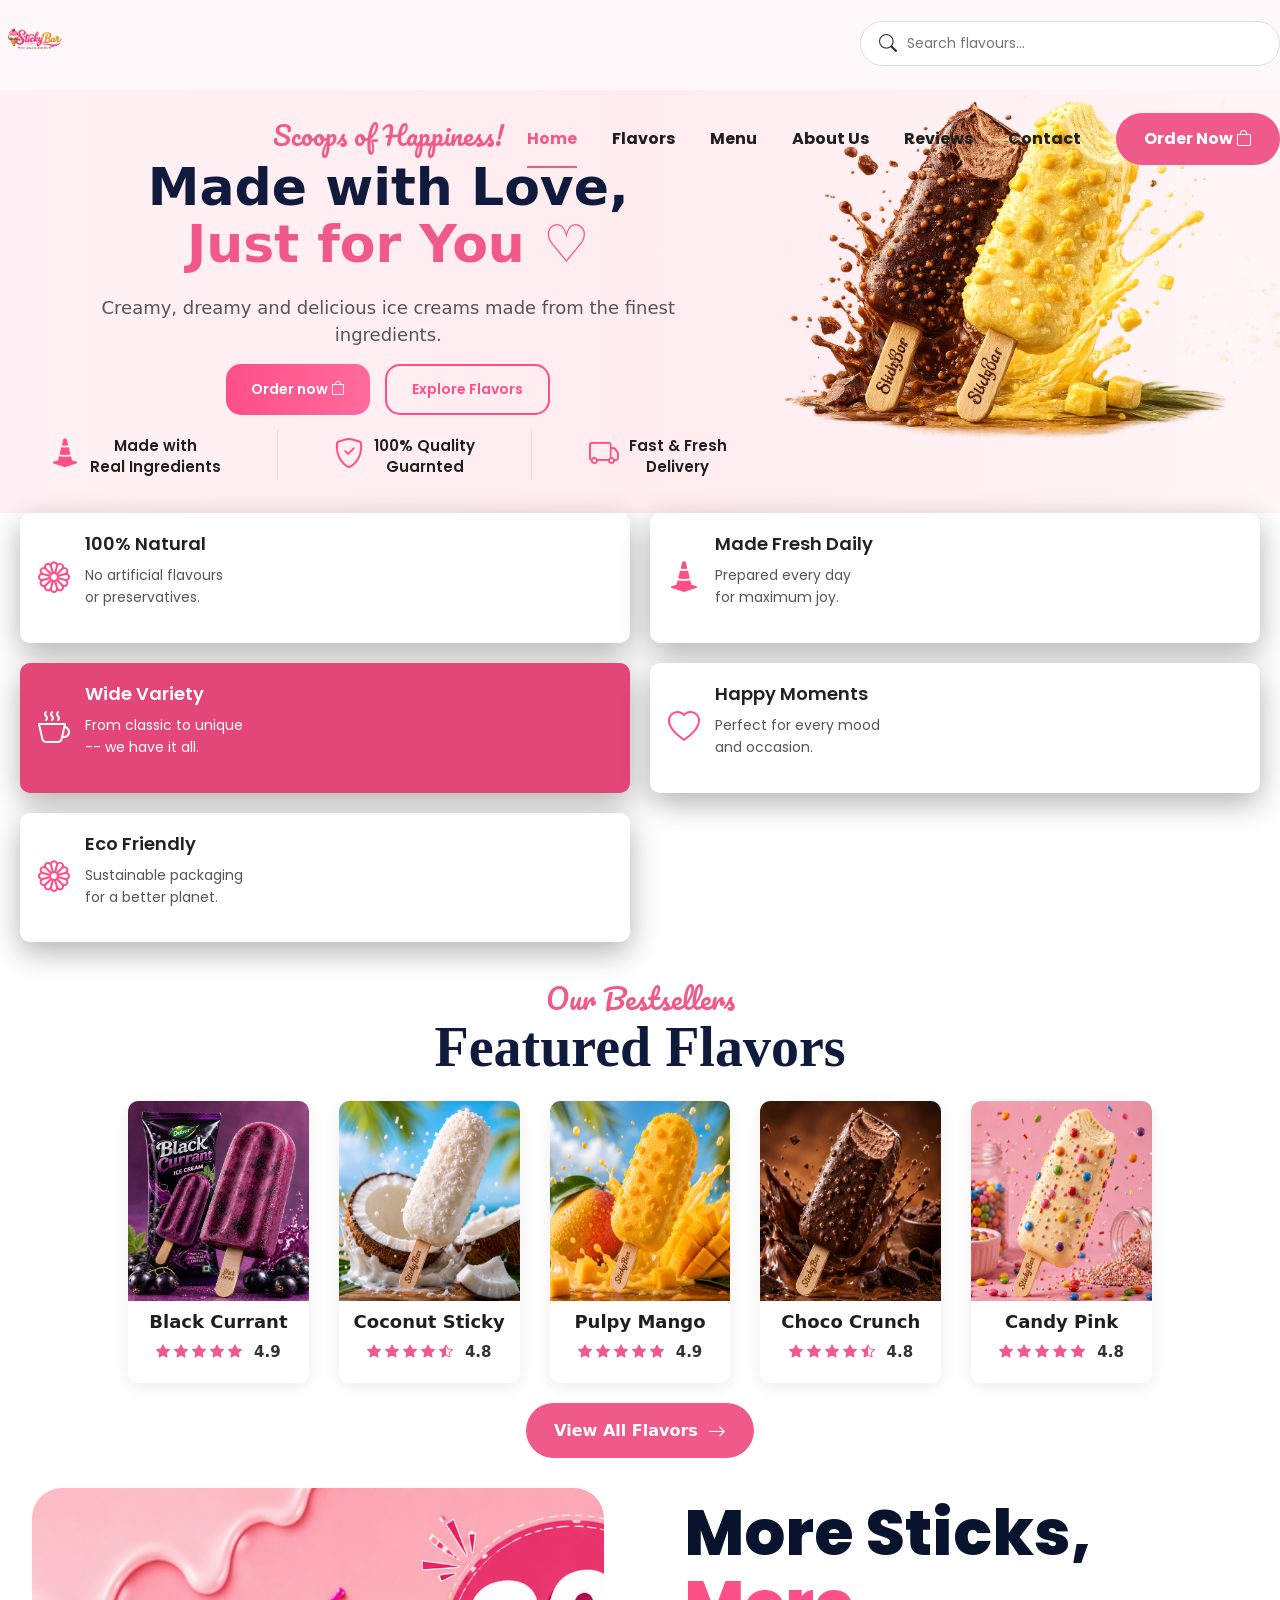
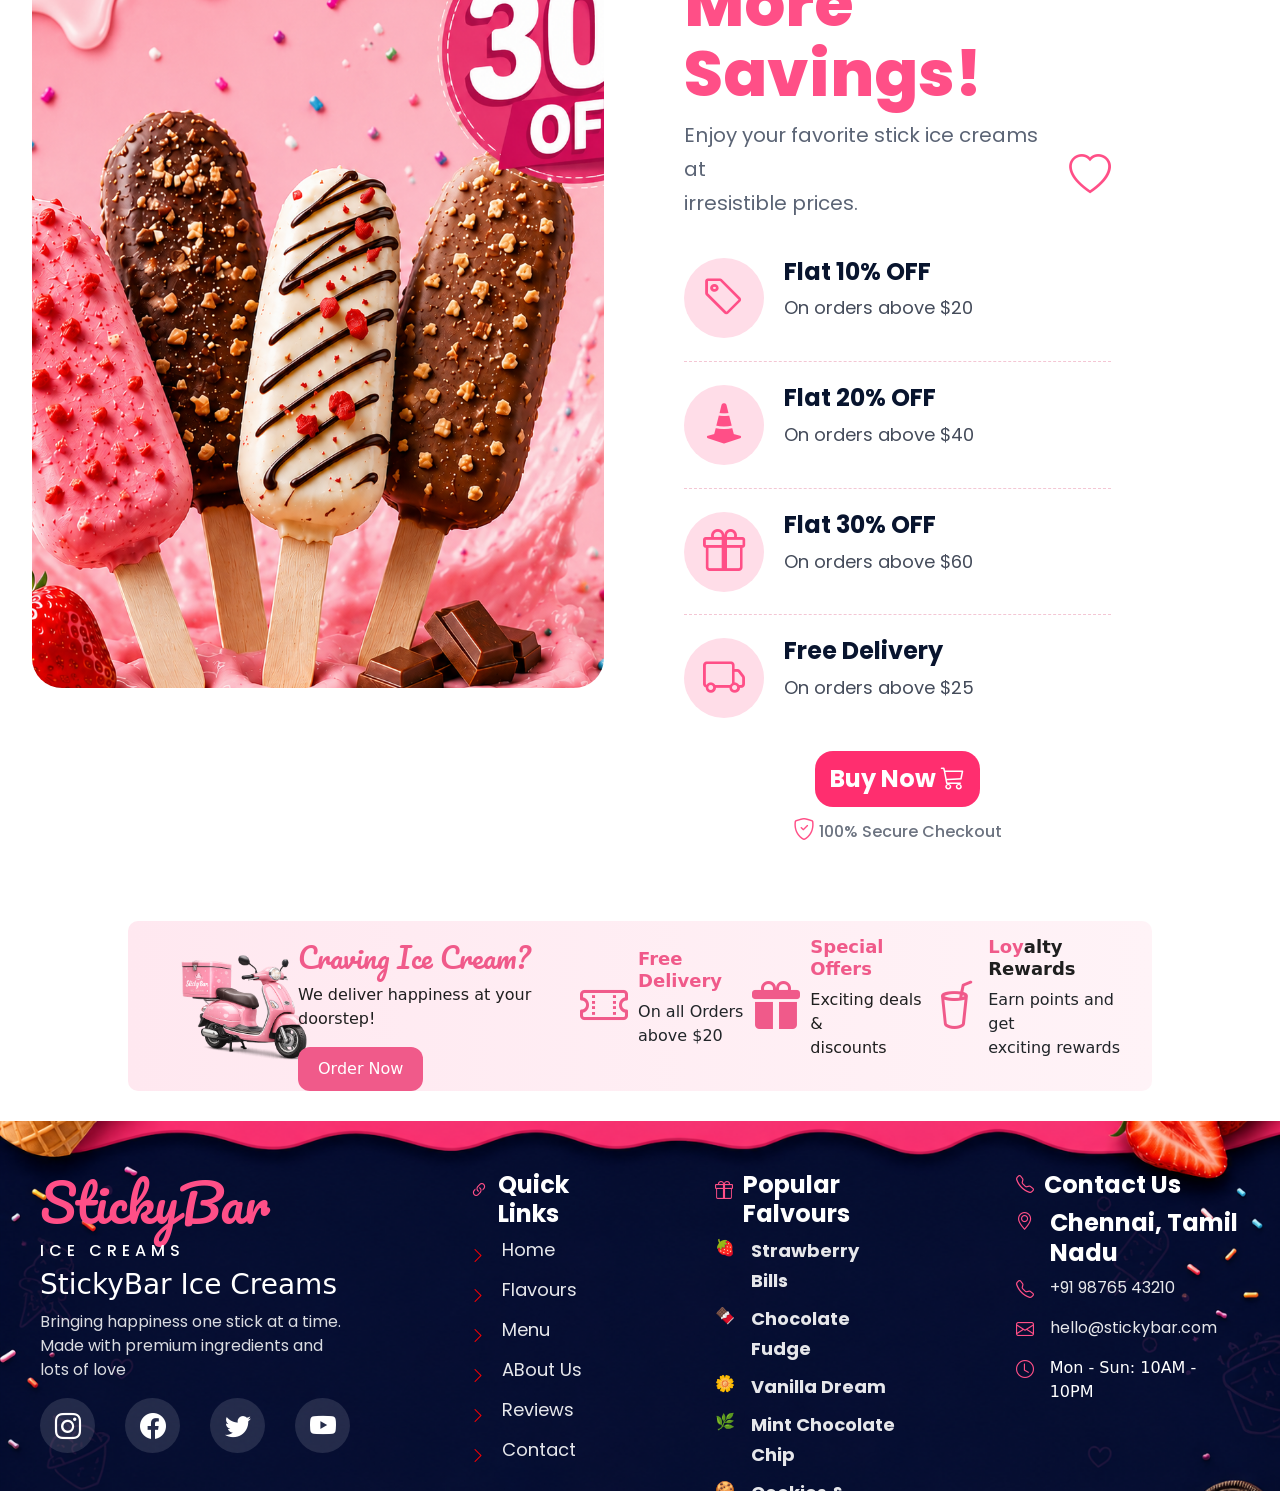
<file: Home/index.html>
<!DOCTYPE html>
<html lang="en">
<head>
  <meta charset="UTF-8">
  <meta name="viewport" content="width=device-width, initial-scale=1.0">
  <title>StickyBar</title>
  <link rel="stylesheet" href="style.css">
  <link href="https://cdn.jsdelivr.net/npm/bootstrap@5.0.2/dist/css/bootstrap.min.css" rel="stylesheet" integrity="sha384-EVSTQN3/azprG1Anm3QDgpJLIm9Nao0Yz1ztcQTwFspd3yD65VohhpuuCOmLASjC" crossorigin="anonymous">
  <link rel="stylesheet"
href="https://cdn.jsdelivr.net/npm/bootstrap-icons@1.11.3/font/bootstrap-icons.min.css">
<link href="https://fonts.googleapis.com/css2?family=Pacifico&display=swap" rel="stylesheet">
<link href="https://fonts.googleapis.com/css2?family=Poppins:wght@400;500;600;700&display=swap" rel="stylesheet">
<link href="https://fonts.googleapis.com/css2?family=Poppins:wght@400;500;600;700&display=swap" rel="stylesheet">
</head>
<body>
  <!-- Navbar -->
   <nav>
  <div class="navbar">
    <div class="nav-img">
      <img src="home-img.png" alt="StickyBar Logo">
    </div>

    <div class="nav-search">
      <i class="bi bi-search"></i>
      <input type="text" id="searchInput" placeholder="Search flavours..." >
      <div id="searchResults"></div>
    </div>

    <div class="nav-infos">
      <ul class="nav-list ">
        <li><a href="../Home/index.html" id="home">Home</a></li>
        <li><a href="../flavours/index.html">Flavors</a></li>
        <li><a href="../menu/index.html">Menu</a></li>
        <li><a href="../about/index.html">About Us</a></li>
        <li><a href="../review/index.html">Reviews</a></li>
        <li><a href="../contact/index.html">Contact</a></li>
      </ul>

      <button id="button" onclick="window.location.href='../flavours/index.html'">
        Order Now <i class="bi bi-bag"></i>
      </button>

      
    </div>
    <div class="menu-btnn">
        <i class="bi bi-list"></i>
      </div>
  </div>
</nav>


   <!-- Hero section -->

   <section class="hero-section">
    <div class="left-section">
      <div class="hero-content">
        <h3>Scoops of Happiness!</h3>
        <h1>Made with Love, <br><span>Just for You ♡</span></h1>
        <p> Creamy, dreamy and delicious ice creams
    made from the finest ingredients.</p>
      </div>
      <div class="order-btns">
        <button id="order-now">Order now <i class="bi bi-bag"></i></button>
        <button id="flavour-btn">Explore Flavors</button>
      </div>
      <div class="div-elements">
        <div class="row-1">
          <div class="row-icon">
            <i class="bi bi-cone-striped"></i>
          </div>
          <div class="row-info">
            <p>Made with <br>Real Ingredients</p>
          </div>
        </div>
        <div class="divider"></div>
        <div class="row-1">
          <div class="row-icon">
            <i class="bi bi-shield-check"></i>
          </div>
          <div class="row-info">
            <p>100% Quality <br>Guarnted</p>
          </div>
        </div>
         <div class="divider"></div>
        <div class="row-1">
          <div class="row-icon">
            <i class="bi bi-truck"></i>
          </div>
          <div class="row-info">
          <p>Fast & Fresh <br>Delivery</p>
          </div>
        </div>
      </div>
    </div>
    <div class="right-section">
      <img src="ChatGPT Image Jun 6, 2026, 11_30_07 AM.png" alt="">
    </div>
   </section>


   <!-- Div boxex -->
    <section class="div-boxes">
      <div class="div-row">
        <div class="div-icon">
          <i class="bi bi-flower1"></i>
        </div>
        <div class="div-info">
          <h3>100% Natural</h3>
          <p>No artificial flavours <br>or preservatives.</p>
        </div>
      </div>
      <div class="div-row">
        <div class="div-icon">
          <i class="bi bi-cone-striped"></i>
        </div>
        <div class="div-info">
          <h3>Made Fresh Daily</h3>
          <p>Prepared every day <br>for maximum joy.</p>
        </div>
      </div>
      <div class="div-row active">
        <div class="div-icon ">
          <i class="bi bi-cup-hot"></i>
        </div>
        <div class="div-info">
          <h3>Wide Variety</h3>
          <p>From classic to unique <br> -- we have it all.</p>
        </div>
      </div>
      <div class="div-row">
        <div class="div-icon">
          <i class="bi bi-heart"></i>
        </div>
        <div class="div-info">
          <h3>Happy Moments</h3>
          <p>Perfect for every mood <br>and occasion.</p>
        </div>
      </div>
      <div class="div-row">
        <div class="div-icon">
          <i class="bi bi-flower1"></i>
        </div>
        <div class="div-info">
          <h3>Eco Friendly</h3>
          <p>Sustainable packaging <br>for a better planet.</p>
        </div>
      </div>

    </section>

  




   <!-- Shopping section -->

   <section class="shop">
       <h3 id="best">Our Bestsellers</h3>
       <h2>Featured Flavors</h2>
       <div class="cards">
        <div class="card-in">
          <div class="img-card">
            <img src="w-1.jpeg" alt="">
          </div>
          <h3>Black Currant</h3>
          <div class="rating">
            <i class="bi bi-star-fill"></i>
<i class="bi bi-star-fill"></i>
<i class="bi bi-star-fill"></i>
<i class="bi bi-star-fill"></i>
<i class="bi bi-star-fill"></i>
<span>4.9</span>
          </div>
        </div>

         <div class="card-in" >
          <div class="img-card">
            <img src="ss-1.png" alt="">
          </div>
          <h3>Coconut Sticky</h3>
          <div class="rating">
            <i class="bi bi-star-fill"></i>
<i class="bi bi-star-fill"></i>
<i class="bi bi-star-fill"></i>
<i class="bi bi-star-fill"></i>
<i class="bi bi-star-half"></i>
<span>4.8</span>
          </div>
        </div>

         <div class="card-in" >
          <div class="img-card">
            <img src="ss-2.png" alt="">
          </div>
          <h3>Pulpy Mango</h3>
          <div class="rating">
            <i class="bi bi-star-fill"></i>
<i class="bi bi-star-fill"></i>
<i class="bi bi-star-fill"></i>
<i class="bi bi-star-fill"></i>
<i class="bi bi-star-fill"></i>
<span>4.9</span>
          </div>
        </div>

         <div class="card-in" >
          <div class="img-card">
            <img src="ss-3.png" alt="">
          </div>
          <h3>Choco Crunch</h3>
          <div class="rating">
            <i class="bi bi-star-fill"></i>
<i class="bi bi-star-fill"></i>
<i class="bi bi-star-fill"></i>
<i class="bi bi-star-fill"></i>
<i class="bi bi-star-half"></i>
<span>4.8</span>
          </div>
        </div>

         <div class="card-in">
          <div class="img-card">
            <img src="ss-4.png" alt="">
          </div>
          <h3>Candy Pink</h3>
          <div class="rating">
            <i class="bi bi-star-fill"></i>
           <i class="bi bi-star-fill"></i>
           <i class="bi bi-star-fill"></i>
           <i class="bi bi-star-fill"></i>
           <i class="bi bi-star-fill"></i>
<span>4.8</span>
          </div>
        </div>

        
       </div>
       <div class="view-btns">
        <button id="flav">
       View All Flavors
       <i class="bi bi-arrow-right"></i>
       </button>
       </div>
   </section>



   <!-- Discount Section -->

   <section class="discount">
    <div class="discount-img">
      <img src="discount.png" alt="">
    </div>
    <div class="discount-info">
     <div class="info-data">
      <h1>More Sticks, <br> <span>More Savings!</span></h1>
      <div class="heart-class">
         <p>Enjoy your favorite stick ice creams at <br> irresistible prices.  </p>
      <i class="bi bi-heart"></i>
      </div>
     
     
      <div class="dis-icons-info">
        <div class="info-info offer-now">
        <div class="dis-icons">
         <i class="bi bi-tag"></i>
        </div>
        <div class="dis-data">
          <h2>Flat 10% OFF</h2>
          <p>On orders above $20</p>
        </div>
        
        </div>
        
         <div class="info-info offer-now">
         <div class="dis-icons">
          <i class="bi bi-cone-striped"></i>
        </div>
        <div class="dis-data">
          <h2>Flat 20% OFF</h2>
          <p>On orders above $40</p>
        </div>
        </div>
        
       
      <div class="info-info offer-now">
        <div class="dis-icons">
          <i class="bi bi-gift"></i>
        </div>
        <div class="dis-data">
          <h2>Flat 30% OFF</h2>
          <p>On orders above $60</p>
        </div>
        </div>
      
        <div class="info-info offer-now">
        <div class="dis-icons">
         <i class="bi bi-truck"></i>
        </div>
        <div class="dis-data">
          <h2>Free Delivery</h2>
          <p>On orders above $25</p>
        </div>
        </div>
      </div>

      <div class="dis-button">
      <button onclick="window.location.href='../menu/index.html'">Buy Now   <i class="bi bi-cart3"></i></button>
      <h5><i class="bi bi-shield-check"></i> 100% Secure Checkout</h5>
       </div> 
         
      </div>
       
      </div>
     </div>
    </div>
   </section>


   <!-- footer section -->
    <section>
      <div class="foot-section">
        <div class="scoty-icon">
          <img src="scooty.png" alt="">
        </div>
        <div class="scoty-info">
          <h3>Craving Ice Cream?</h3>
          <p>We deliver happiness at your doorstep!</p>
          <button onclick="window.location.href='../flavours/index.html'">Order Now</button>
        </div>

        <div class="special-1">
          <div class="special-icon-1">
            <i class="bi bi-ticket-perforated"></i>
          </div>
          <div class="special-1-info">
            <h4>Free <span>Delivery</span></h4>
            <p>On all Orders <br> above $20</p>
          </div>
        </div>

        <div class="special-2">
          <div class="special-icon-2">
            <i class="bi bi-gift-fill"></i>
          </div>
          <div class="special-2-info">
            <h4>Special Offers</h4>
            <p>Exciting deals & <br> discounts</p>
          </div>
        </div>

        <div class="special-3">
          <div class="special-icon-3">
              <i class="bi bi-cup-straw"></i>
          </div>
          <div class="special-3-info">
            <h4><span>Loy</span>alty Rewards</h4>
            <p>Earn points and get <br> exciting rewards</p>
          </div>
        </div>

      </div>
    </section>




    <!-- Foot section -->
     <section class="foot">
      <div class="foot-img">
         <img src="foot.png" alt="">
      </div>


      <div class="foot-info">
        <div class="foot-1">
          <h2>StickyBar</h2>
          <h4>ICE CREAMS</h4>
            <h3>StickyBar Ice Creams</h3>
            <p>Bringing happiness one stick at a time. <br>Made with premium ingredients and  <br>lots of love</p>
            <div class="foot-rating">
               <i class="bi bi-instagram"></i>
<i class="bi bi-facebook"></i>
<i class="bi bi-twitter"></i>
<i class="bi bi-youtube"></i>
            </div>
        </div>
        <div class="div"></div>
        <div class="foot-2">
          <div class="foot-links">
            <i class="bi bi-link-45deg"></i>
           <h3> Quick Links</h3>
          </div>
          <div class="links-info">
            <div class="links-data">
            <i class="bi bi-chevron-right"></i>
              <a href="../Home/index.html">Home</a>
            </div>
            <div class="links-data">
            <i class="bi bi-chevron-right"></i>

             <a href="../flavours/index.html">Flavours</a>
            </div>
            <div class="links-data">
            <i class="bi bi-chevron-right"></i>

              <a href="../menu/index.html">Menu</a>
            </div>
            <div class="links-data">
            <i class="bi bi-chevron-right"></i>

             <a href="../about/index.html">ABout Us</a>
            </div>
            <div class="links-data">
            <i class="bi bi-chevron-right"></i>

              <a href="../review/index.html">Reviews</a>
            </div>
            <div class="links-data">
            <i class="bi bi-chevron-right"></i>

              <a href="../contact/index.html">Contact</a>
            </div>
          </div>
        </div>
        <div class="div"></div>
        <div class="foot-2">
          <div class="foot-links">
            <i class="bi bi-gift"></i>          
            <h3>Popular Falvours</h3>
          </div>
          <div class="links-info">
            <div class="links-data">
              <span>🍓</span>
              <a href="../flavours/index.html"><h3>Strawberry Bills</h3></a>
            </div>
              <div class="links-data">
                <span>🍫</span>
              <a href="../flavours/index.html"><h3>Chocolate Fudge</h3></a>
            </div>
              <div class="links-data">
                <span>🌼</span> 
              <a href="../flavours/index.html"><h3>Vanilla Dream</h3></a>
            </div>
              <div class="links-data">
                <span>🌿</span> 
              <a href="../flavours/index.html"><h3>Mint Chocolate Chip</h3></a>
            </div>
              <div class="links-data">
                <span>🍪</span>
              <a href="../flavours/index.html"><h3>Cookies & Cream</h3></a>
            </div>
          </div>
        </div>
        <div class="div"></div>
        <div class="foot-3">
          <div class="foot-links">
            <i class="bi bi-telephone"></i>
              <h3>Contact Us</h3>
          </div>
          <div class="links-info">
            <div class="links-data">
              <i class="bi bi-geo-alt"></i>
              <h3>Chennai, Tamil Nadu</h3>
               </div>
               <div class="links-data">
                <i class="bi bi-telephone"></i>
                 <p>+91 98765 43210</p></div>
             
              <div class="links-data"><i class="bi bi-envelope"></i><p>hello@stickybar.com</p></div>
              <div class="links-data"><i class="bi bi-clock"></i>Mon - Sun: 10AM - 10PM</div>
             
          </div>
        </div>
      </div>


     
     </section>


<script src="home.js"></script>
</body>
</html>
</file>
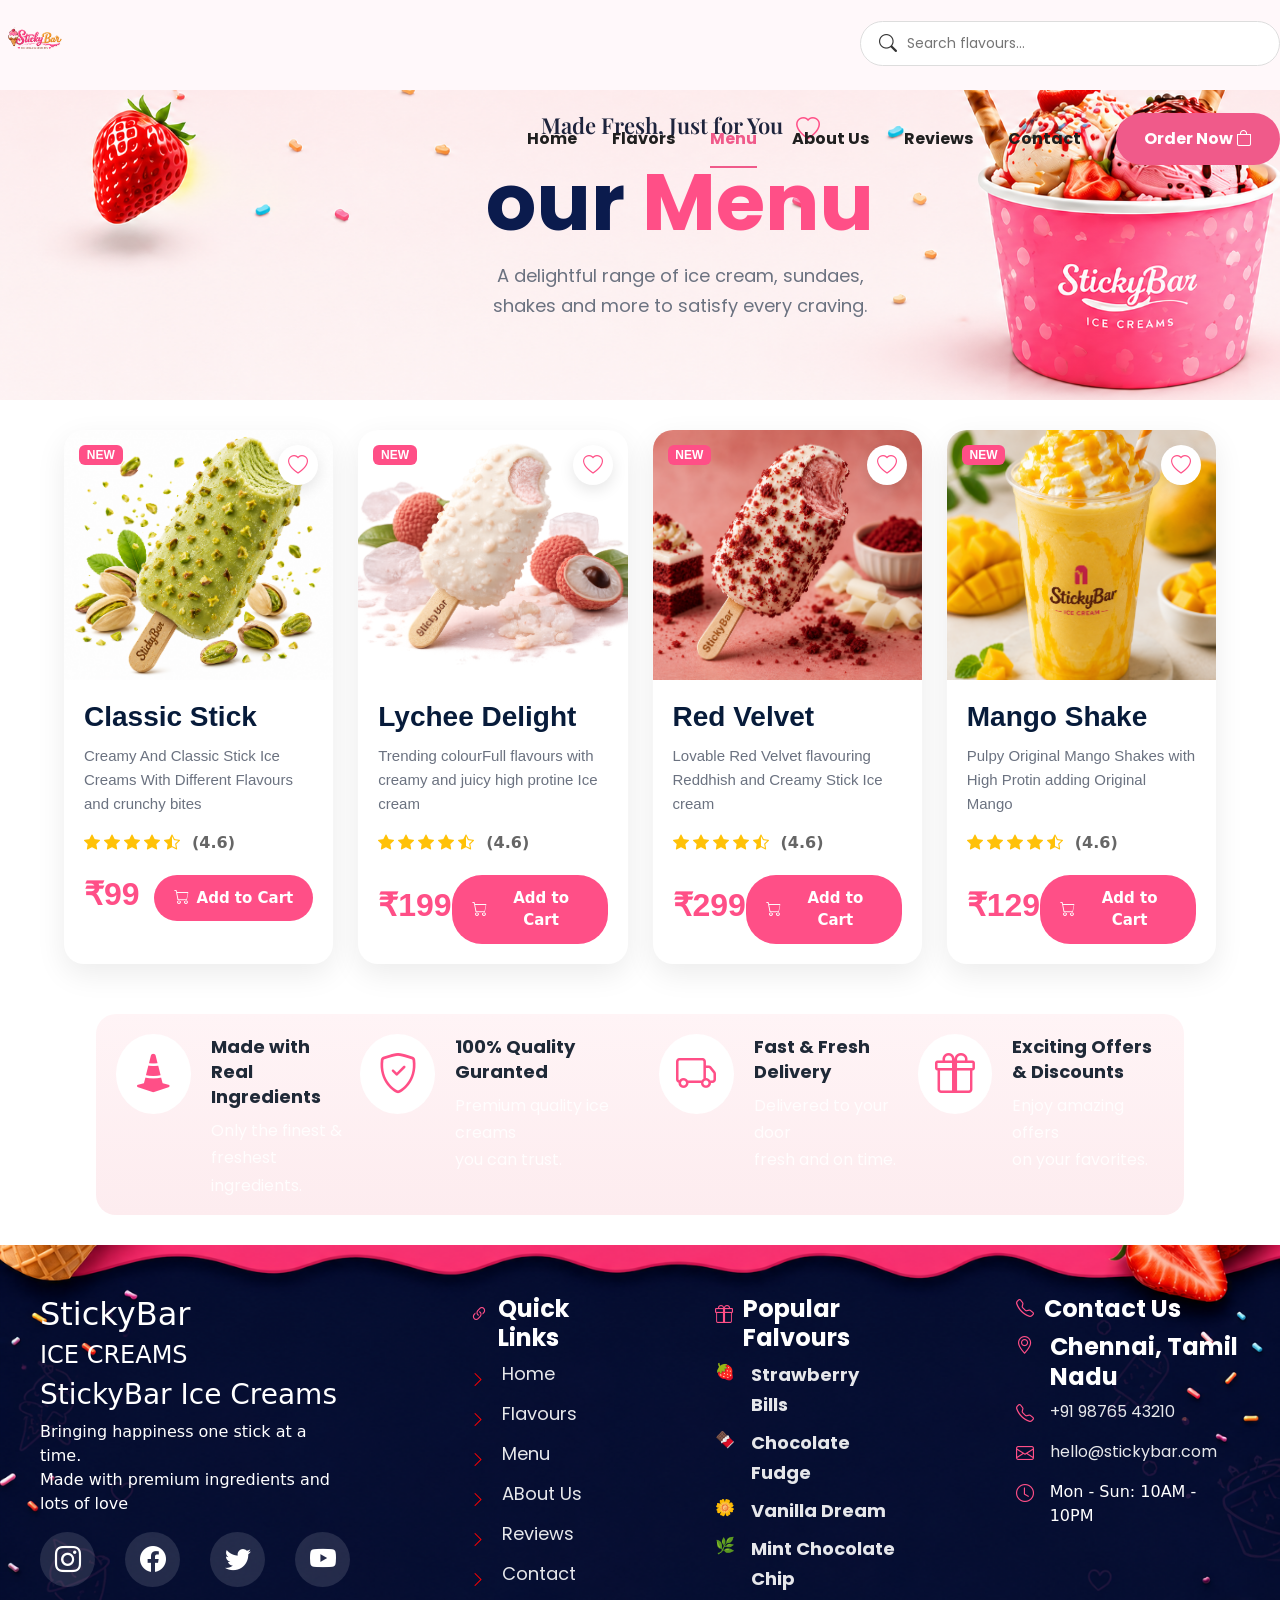
<file: menu/index.html>
<!DOCTYPE html>
<html lang="en">
<head>
  <meta charset="UTF-8">
  <meta name="viewport" content="width=device-width, initial-scale=1.0">
  <title>Document</title>
  <link rel="stylesheet" href="style.css">
    <link href="https://cdn.jsdelivr.net/npm/bootstrap@5.0.2/dist/css/bootstrap.min.css" rel="stylesheet" integrity="sha384-EVSTQN3/azprG1Anm3QDgpJLIm9Nao0Yz1ztcQTwFspd3yD65VohhpuuCOmLASjC" crossorigin="anonymous">
  <link rel="stylesheet"
href="https://cdn.jsdelivr.net/npm/bootstrap-icons@1.11.3/font/bootstrap-icons.min.css">
<link href="https://fonts.googleapis.com/css2?family=Pacifico&display=swap" rel="stylesheet">
<link href="https://fonts.googleapis.com/css2?family=Poppins:wght@400;500;600;700&display=swap" rel="stylesheet">
<link href="https://fonts.googleapis.com/css2?family=Poppins:wght@400;500;600;700&display=swap" rel="stylesheet">
<link rel="stylesheet" href="https://cdn.jsdelivr.net/npm/bootstrap-icons@1.11.3/font/bootstrap-icons.min.css">
<link href="https://fonts.googleapis.com/css2?family=Poppins:wght@300;400;500;600;700;800&family=Playfair+Display:wght@600;700&display=swap" rel="stylesheet">
</head>
<body>
   <!-- Navbar -->
  <nav>
  <div class="navbar">
    <div class="nav-img">
      <img src="../Home/home-img.png" alt="StickyBar Logo">
    </div>

    <div class="nav-search">
      <i class="bi bi-search"></i>
      <input type="text" id="searchInput" placeholder="Search flavours..." >
      <div id="searchResults"></div>
    </div>

    <div class="nav-infos">
      <ul class="nav-list ">
        <li><a href="../Home/index.html">Home</a></li>
        <li><a href="../flavours/index.html">Flavors</a></li>
        <li><a href="../menu/index.html" id="home">Menu</a></li>
        <li><a href="../about/index.html">About Us</a></li>
        <li><a href="../review/index.html">Reviews</a></li>
        <li><a href="../contact/index.html">Contact</a></li>
      </ul>

      <button id="button" onclick="window.location.href='../flavours/index.html'">
        Order Now <i class="bi bi-bag"></i>
      </button>

      
    </div>
    <div class="menu-btnn">
        <i class="bi bi-list"></i>
      </div>
  </div>
</nav>

   <!-- section-1 -->
    <section class="sec-1">
      <div class="sec-img">
        <img src="m-1.png" alt="">
      </div>
      <div class="sec-info">
        <h3>Made Fresh, Just for You <i class="bi bi-heart"></i></h3>
        <h1>our <span>Menu</span></h1>
        <p>A delightful range of ice cream, sundaes, <br>shakes and more to satisfy every craving.</p>
      </div>
    </section>

    <!-- Cart Section -->
    
       <section class="cart-section">
        <div class="cart-cards">
          <div class="cart-card">
            <div class="badge">NEW</div>
            <div class="heart">
                 <i class="bi bi-heart"></i>
            </div>
            <div class="cart-card-img">
              <img src="ff-5.png" alt="">
            </div>
            <div class="cart-card-info">
              <h3>Classic Stick</h3>
              <p>Creamy And Classic Stick Ice Creams With Different Flavours and crunchy bites</p>
               <div class="rating">
            <i class="bi bi-star-fill"></i>
            <i class="bi bi-star-fill"></i>
            <i class="bi bi-star-fill"></i>
            <i class="bi bi-star-fill"></i>
            <i class="bi bi-star-half"></i>
            <span>(4.6)</span>
        </div>
        <div class="bottom">
          <h4>₹99</h4>
          <button>
             <i class="bi bi-cart"></i>
             Add to Cart
          </button>
        </div>
            </div>
          </div>

             <div class="cart-card">
            <div class="badge">NEW</div>
            <div class="heart">
                 <i class="bi bi-heart"></i>
            </div>
            <div class="cart-card-img">
              <img src="menu-2.png" alt="">
            </div>
            <div class="cart-card-info">
              <h3>Lychee Delight</h3>
              <p>Trending colourFull flavours with creamy and juicy high protine Ice cream</p>
               <div class="rating">
            <i class="bi bi-star-fill"></i>
            <i class="bi bi-star-fill"></i>
            <i class="bi bi-star-fill"></i>
            <i class="bi bi-star-fill"></i>
            <i class="bi bi-star-half"></i>
            <span>(4.6)</span>
        </div>
        <div class="bottom">
          <h4>₹199</h4>
          <button>
             <i class="bi bi-cart"></i>
             Add to Cart
          </button>
        </div>
            </div>
          </div>

             <div class="cart-card">
            <div class="badge">NEW</div>
            <div class="heart">
                 <i class="bi bi-heart"></i>
            </div>
            <div class="cart-card-img">
              <img src="menu-3.png" alt="">
            </div>
            <div class="cart-card-info">
              <h3>Red Velvet</h3>
              <p>Lovable Red Velvet flavouring Reddhish and Creamy Stick Ice cream</p>
               <div class="rating">
            <i class="bi bi-star-fill"></i>
            <i class="bi bi-star-fill"></i>
            <i class="bi bi-star-fill"></i>
            <i class="bi bi-star-fill"></i>
            <i class="bi bi-star-half"></i>
            <span>(4.6)</span>
        </div>
        <div class="bottom">
          <h4>₹299</h4>
          <button>
             <i class="bi bi-cart"></i>
             Add to Cart
          </button>
        </div>
            </div>
          </div>

           <div class="cart-card">
            <div class="badge">NEW</div>
            <div class="heart">
                 <i class="bi bi-heart"></i>
            </div>
            <div class="cart-card-img">
              <img src="menu-4.png" alt="">
            </div>
            <div class="cart-card-info">
              <h3>Mango Shake</h3>
              <p>Pulpy Original Mango Shakes with High Protin adding Original Mango </p>
               <div class="rating">
            <i class="bi bi-star-fill"></i>
            <i class="bi bi-star-fill"></i>
            <i class="bi bi-star-fill"></i>
            <i class="bi bi-star-fill"></i>
            <i class="bi bi-star-half"></i>
            <span>(4.6)</span>
        </div>
        <div class="bottom">
          <h4>₹129</h4>
          <button>
             <i class="bi bi-cart"></i>
             Add to Cart
          </button>
        </div>
            </div>
          </div>

           
        </div>
       </section>



     <!-- Footer section -->

     <div class="footer-section">
      <div class="footer-info">
        <div class="foot-1">
          <div class="circle">
          <i class="bi bi-cone-striped"></i>
          </div>
          <div class="foot-1-info">
            <h3>Made with <br> Real Ingredients</h3>
            <p>Only the finest & <br>freshest ingredients.</p>
          </div>
        </div>
        <div class="foot-1">
          <div class="circle">
          <i class="bi bi-shield-check"></i>
          </div>
          <div class="foot-1-info">
            <h3>100% Quality <br>Guranted</h3>
            <p>Premium quality ice creams <br>you can trust.</p>
          </div>
        </div>
        <div class="foot-1">
          <div class="circle">
          <i class="bi bi-truck"></i>
          </div>
          <div class="foot-1-info">
            <h3>Fast & Fresh <br>Delivery</h3>
            <p>Delivered to your door <br>fresh and on time.</p>
          </div>
        </div>

        <div class="foot-1">
          <div class="circle">
          <i class="bi bi-gift"></i>
          </div>
          <div class="foot-1-info">
            <h3>Exciting Offers <br>& Discounts</h3>
            <p>Enjoy amazing offers <br>on your favorites.</p>
          </div>
        </div>
      </div>
     </div>


     
    <!-- Foot section -->
     <section class="foot">
      <div class="foot-img">
         <img src="foot.png" alt="">
      </div>


      <div class="foot-info">
        <div class="foot-10">
          <h2>StickyBar</h2>
          <h4>ICE CREAMS</h4>
            <h3>StickyBar Ice Creams</h3>
            <p>Bringing happiness one stick at a time. <br>Made with premium ingredients and  <br>lots of love</p>
            <div class="foot-rating">
               <i class="bi bi-instagram"></i>
<i class="bi bi-facebook"></i>
<i class="bi bi-twitter"></i>
<i class="bi bi-youtube"></i>
            </div>
        </div>
        <div class="div"></div>
        <div class="foot-2">
          <div class="foot-links">
            <i class="bi bi-link-45deg"></i>
           <h3> Quick Links</h3>
          </div>
          <div class="links-info">
            <div class="links-data">
            <i class="bi bi-chevron-right"></i>
              <a href="../Home/index.html">Home</a>
            </div>
            <div class="links-data">
            <i class="bi bi-chevron-right"></i>

             <a href="../flavours/index.html">Flavours</a>
            </div>
            <div class="links-data">
            <i class="bi bi-chevron-right"></i>

              <a href="../menu/index.html">Menu</a>
            </div>
            <div class="links-data">
            <i class="bi bi-chevron-right"></i>

             <a href="../about/index.html">ABout Us</a>
            </div>
            <div class="links-data">
            <i class="bi bi-chevron-right"></i>

              <a href="../review/index.html">Reviews</a>
            </div>
            <div class="links-data">
            <i class="bi bi-chevron-right"></i>

              <a href="../contact/index.html">Contact</a>
            </div>
          </div>
        </div>
        <div class="div"></div>
        <div class="foot-2">
          <div class="foot-links">
            <i class="bi bi-gift"></i>          
            <h3>Popular Falvours</h3>
          </div>
          <div class="links-info">
            <div class="links-data">
              <span>🍓</span>
             <a href="../flavours/index.html"> <h3>Strawberry Bills</h3></a>
            </div>
              <div class="links-data">
                <span>🍫</span>
              <a href="../flavours/index.html"><h3>Chocolate Fudge</h3></a>
            </div>
              <div class="links-data">
                <span>🌼</span> 
              <a href="../flavours/index.html"><h3>Vanilla Dream</h3></a>
            </div>
              <div class="links-data">
                <span>🌿</span> 
              <a href="../flavours/index.html"><h3>Mint Chocolate Chip</h3></a>
            </div>
              <div class="links-data">
                <span>🍪</span>
              <a href="../flavours/index.html"><h3>Cookies & Cream</h3></a>
            </div>
          </div>
        </div>
        <div class="div"></div>
        <div class="foot-3">
          <div class="foot-links">
            <i class="bi bi-telephone"></i>
              <h3>Contact Us</h3>
          </div>
          <div class="links-info">
            <div class="links-data">
              <i class="bi bi-geo-alt"></i>
              <h3>Chennai, Tamil Nadu</h3>
               </div>
               <div class="links-data">
                <i class="bi bi-telephone"></i>
                 <p>+91 98765 43210</p></div>
             
              <div class="links-data"><i class="bi bi-envelope"></i><p>hello@stickybar.com</p></div>
              <div class="links-data"><i class="bi bi-clock"></i>Mon - Sun: 10AM - 10PM</div>
             
          </div>
        </div>
      </div>


     
     </section>

     <script>
      
      const searchInput = document.getElementById("searchInput");
      const cards = document.querySelectorAll(".cart-card");
      const results = document.getElementById("searchResults")

      searchInput.addEventListener("input", ()=>{
        const value = searchInput.value.toLowerCase();
        results.innerHTML = ""
        if(value === ""){
          results.style.display = "none"
          return;
        }

        cards.forEach(card =>{
          const title = card.querySelector("h3").textContent

          if(title.toLocaleLowerCase().includes(value)){
            const item = document.createElement("div")
            item.classList.add("result-item")
            item.textContent = title;

            item.addEventListener("click",()=>{
              searchInput.value = title;
              results.style.display = "none"
              card.scrollIntoView({
                behavior : "smooth",
                block : "center"
              })
            })
            results.appendChild(item)
          }
        })
        results.style.display = results.children.length ? "block" : "none"
      })

     </script>

</body>
</html>
</file>
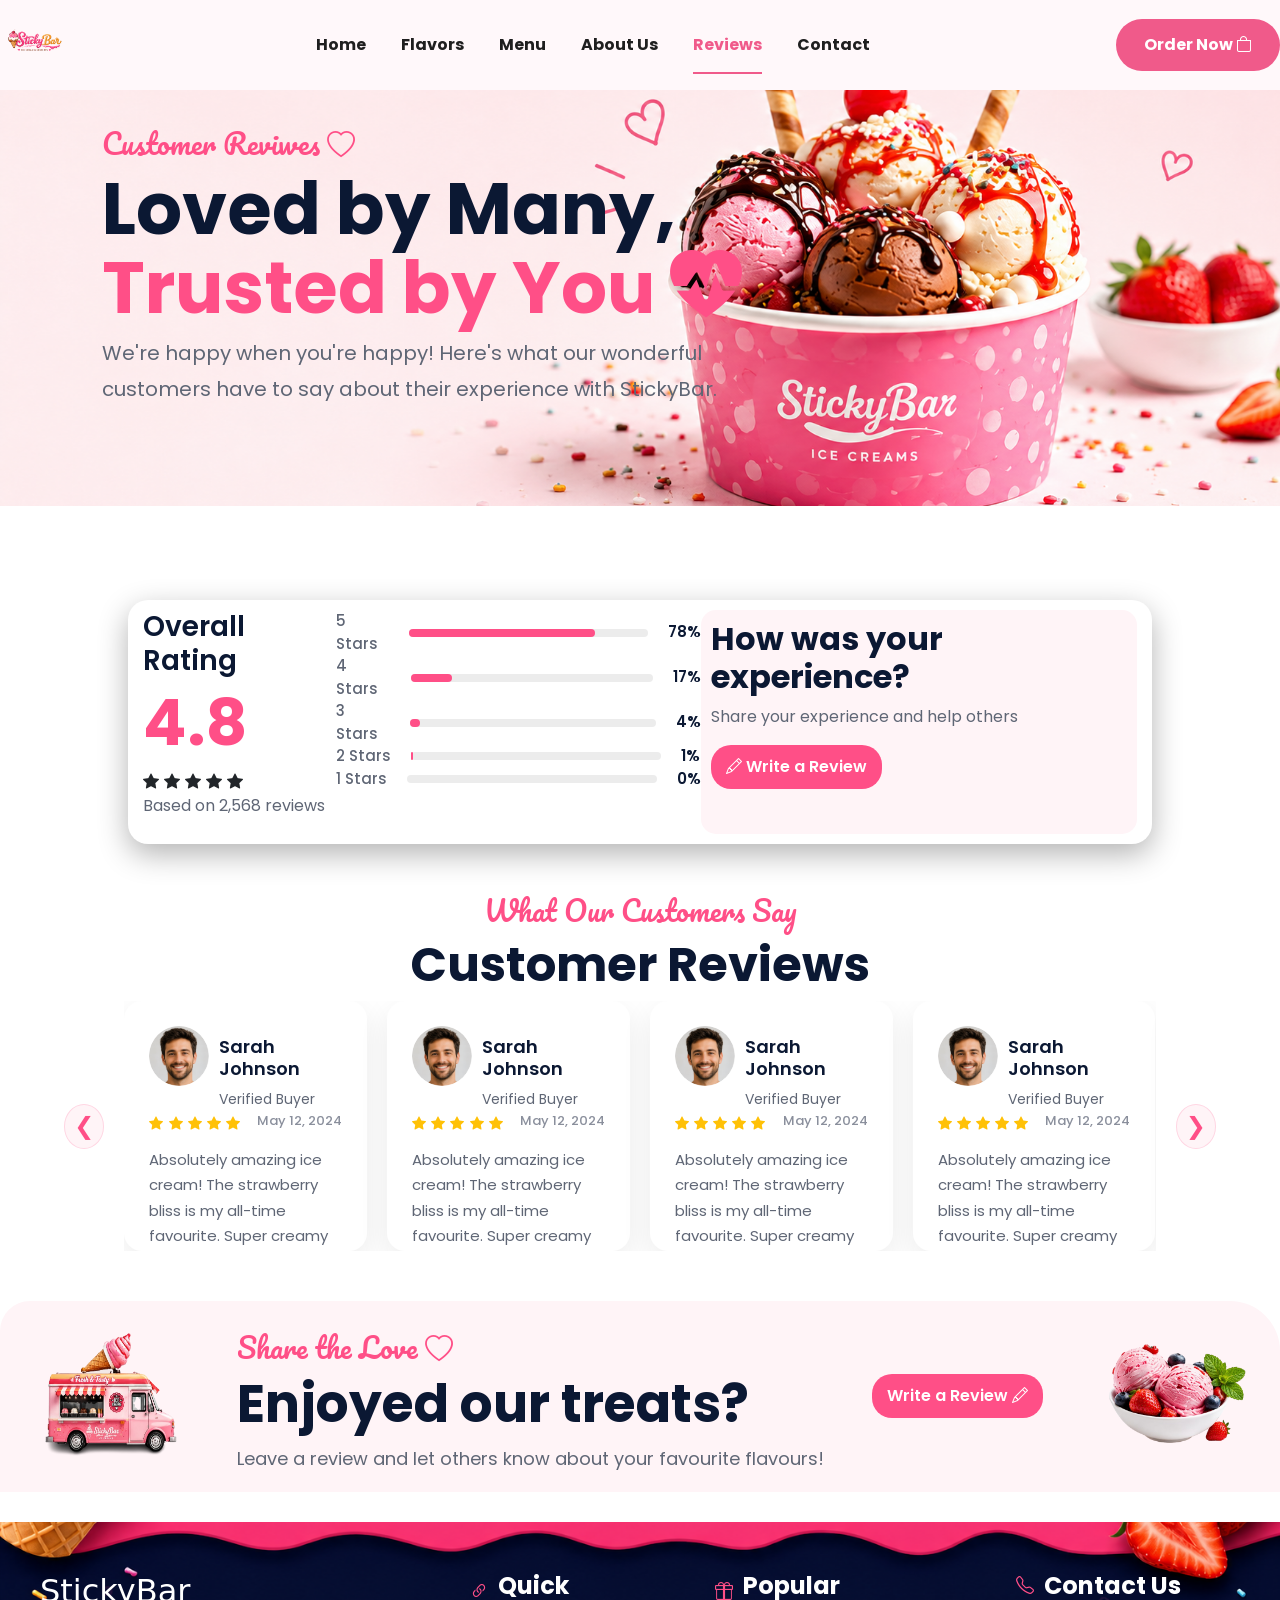
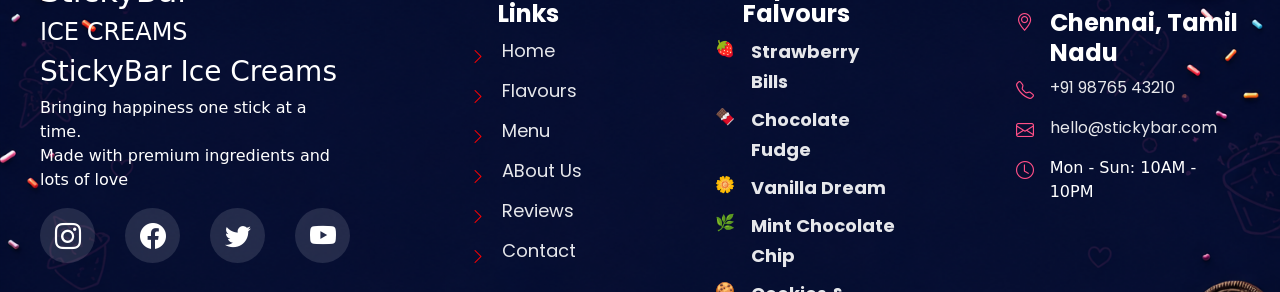
<file: review/index.html>
<!DOCTYPE html>
<html lang="en">
<head>
  <meta charset="UTF-8">
  <meta name="viewport" content="width=device-width, initial-scale=1.0">
  <title>Document</title>
    <link rel="stylesheet" href="style.css">
    <link href="https://cdn.jsdelivr.net/npm/bootstrap@5.0.2/dist/css/bootstrap.min.css" rel="stylesheet" integrity="sha384-EVSTQN3/azprG1Anm3QDgpJLIm9Nao0Yz1ztcQTwFspd3yD65VohhpuuCOmLASjC" crossorigin="anonymous">
  <link rel="stylesheet"
href="https://cdn.jsdelivr.net/npm/bootstrap-icons@1.11.3/font/bootstrap-icons.min.css">
<link href="https://fonts.googleapis.com/css2?family=Pacifico&display=swap" rel="stylesheet">
<link href="https://fonts.googleapis.com/css2?family=Poppins:wght@400;500;600;700&display=swap" rel="stylesheet">
<link href="https://fonts.googleapis.com/css2?family=Poppins:wght@400;500;600;700&display=swap" rel="stylesheet">
<link rel="stylesheet" href="https://cdn.jsdelivr.net/npm/bootstrap-icons@1.11.3/font/bootstrap-icons.min.css">
<link href="https://fonts.googleapis.com/css2?family=Poppins:wght@300;400;500;600;700;800&family=Playfair+Display:wght@600;700&display=swap" rel="stylesheet">
</head>
<body>
   <!-- Navbar -->
  <nav>
  <div class="navbar">
    <div class="nav-img">
      <img src="../Home/home-img.png" alt="StickyBar Logo">
    </div>

   

   
      <ul class="nav-list ">
        <li><a href="../Home/index.html">Home</a></li>
        <li><a href="../flavours/index.html">Flavors</a></li>
        <li><a href="../menu/index.html" >Menu</a></li>
        <li><a href="../about/index.html" >About Us</a></li>
        <li><a href="../review/index.html" id="home">Reviews</a></li>
        <li><a href="../contact/index.html">Contact</a></li>
      </ul>

      <button id="button" onclick="window.location.href='../flavours/index.html'">
        Order Now <i class="bi bi-bag"></i>
      </button>

      
   
    <div class="menu-btnn">
        <i class="bi bi-list"></i>
      </div>
  </div>
</nav>

<!-- Section - 1 -->
 <section class="sec-1">
    <div class="sec-1-img">
      <img src="r-1 (2).png" alt="">
    </div>
    <div class="sec-1-info">
      <h2>Customer Reviwes <i class="bi bi-heart"></i></h2>
      <h1>Loved by Many, <br><span>Trusted by You <i class="bi bi-heart-pulse-fill"></i></span></h1>
      <p>We're happy when you're happy! Here's what our wonderful <br> customers have to say about their experience with StickyBar.</p>
    </div>
 </section>

 <!-- Rating -->
  <section class="overall-rating">
    <div class="ratings">
      <h4>Overall Rating</h4>
      <h3>4.8</h3>
      <div class="rat">
        <i class="bi bi-star-fill"></i>
            <i class="bi bi-star-fill"></i>
            <i class="bi bi-star-fill"></i>
            <i class="bi bi-star-fill"></i>
            <i class="bi bi-star-fill"></i>
      </div>
      <p>Based on 2,568 reviews</p>
    </div>
    <div class="rating-column">
   <div class="rating-row">
    <span class="starer">5 Stars</span>
    <div class="progress-bar-bar">
      <div class="progress-bar-sty" style="width: 78%;"></div>
    </div>
    <span class="per">78%</span>
   </div>
    <div class="rating-row">
    <span class="starer">4 Stars</span>
    <div class="progress-bar-bar">
      <div class="progress-bar-sty" style="width: 17%;"></div>
    </div>
    <span class="per">17%</span>
   </div>
    <div class="rating-row">
    <span class="starer">3 Stars</span>
    <div class="progress-bar-bar">
      <div class="progress-bar-sty" style="width: 4%;"></div>
    </div>
    <span class="per">4%</span>
   </div>
    <div class="rating-row">
    <span class="starer">2 Stars</span>
    <div class="progress-bar-bar">
      <div class="progress-bar-sty" style="width: 1%;"></div>
    </div>
    <span class="per">1%</span>
   </div>
    <div class="rating-row">
    <span class="starer">1 Stars</span>
    <div class="progress-bar-bar">
      <div class="progress-bar-sty" style="width: 0%;"></div>
    </div>
    <span class="per">0%</span>
   </div>
   </div>
   <div class="rev">
    <h3>How was your experience?</h3>
    <p>Share your experience and help others</p>
    <button onclick="window.location.href='../contact/index.html'"><i class="bi bi-pencil"></i>   Write a Review</button>
   </div>
  </section>


  <!-- Review rating -->
<div class="before-sec">
   <h3>What Our Customers Say</h3>
         <h2>Customer Reviews</h2>
         </div>
   <section class="review-rating-sec">
        <button id="prev" class="slide-btn">❮</button>
         <div class="slider-wrapper-sec">
         <div class="rev-cards-slider" id="slider-slider">
          <div class="rev-card">
            <div class="user-sec-1">
            <div class="user-img">
              <img src="r-1.png" alt="">
            </div>
            <div class="user-info">
              <h4>Sarah Johnson</h4>
              <span>Verified Buyer</span>
            </div>
            </div>
            <div class="user-rating-sec">
               <div class="rat-rat">
                 <i class="bi bi-star-fill"></i>
            <i class="bi bi-star-fill"></i>
            <i class="bi bi-star-fill"></i>
            <i class="bi bi-star-fill"></i>
            <i class="bi bi-star-fill"></i>
               </div>
               <div class="rat-info">
                <p>May 12, 2024</p>
               </div>
            </div>
            <div class="para-sec">
              <p>Absolutely amazing ice cream! The strawberry bliss is my all-time favourite. Super creamy and full of real fruit. Will definitely order again!</p>
            </div>
            <div class="heart">
              <span><i class="bi bi-heart-fill"></i> 24</span>
            </div>
          </div>

          <!-- Two -->
            <div class="rev-card">
            <div class="user-sec-1">
            <div class="user-img">
              <img src="r-1.png" alt="">
            </div>
            <div class="user-info">
              <h4>Sarah Johnson</h4>
              <span>Verified Buyer</span>
            </div>
            </div>
            <div class="user-rating-sec">
               <div class="rat-rat">
                 <i class="bi bi-star-fill"></i>
            <i class="bi bi-star-fill"></i>
            <i class="bi bi-star-fill"></i>
            <i class="bi bi-star-fill"></i>
            <i class="bi bi-star-fill"></i>
               </div>
               <div class="rat-info">
                <p>May 12, 2024</p>
               </div>
            </div>
            <div class="para-sec">
              <p>Absolutely amazing ice cream! The strawberry bliss is my all-time favourite. Super creamy and full of real fruit. Will definitely order again!</p>
            </div>
            <div class="heart">
              <span><i class="bi bi-heart-fill"></i> 24</span>
            </div>
          </div>

          <!-- Three -->
            <div class="rev-card">
            <div class="user-sec-1">
            <div class="user-img">
              <img src="r-1.png" alt="">
            </div>
            <div class="user-info">
              <h4>Sarah Johnson</h4>
              <span>Verified Buyer</span>
            </div>
            </div>
            <div class="user-rating-sec">
               <div class="rat-rat">
                 <i class="bi bi-star-fill"></i>
            <i class="bi bi-star-fill"></i>
            <i class="bi bi-star-fill"></i>
            <i class="bi bi-star-fill"></i>
            <i class="bi bi-star-fill"></i>
               </div>
               <div class="rat-info">
                <p>May 12, 2024</p>
               </div>
            </div>
            <div class="para-sec">
              <p>Absolutely amazing ice cream! The strawberry bliss is my all-time favourite. Super creamy and full of real fruit. Will definitely order again!</p>
            </div>
            <div class="heart">
              <span><i class="bi bi-heart-fill"></i> 24</span>
            </div>
          </div>

          <!-- Four -->
            <div class="rev-card">
            <div class="user-sec-1">
            <div class="user-img">
              <img src="r-1.png" alt="">
            </div>
            <div class="user-info">
              <h4>Sarah Johnson</h4>
              <span>Verified Buyer</span>
            </div>
            </div>
            <div class="user-rating-sec">
               <div class="rat-rat">
                 <i class="bi bi-star-fill"></i>
            <i class="bi bi-star-fill"></i>
            <i class="bi bi-star-fill"></i>
            <i class="bi bi-star-fill"></i>
            <i class="bi bi-star-fill"></i>
               </div>
               <div class="rat-info">
                <p>May 12, 2024</p>
               </div>
            </div>
            <div class="para-sec">
              <p>Absolutely amazing ice cream! The strawberry bliss is my all-time favourite. Super creamy and full of real fruit. Will definitely order again!</p>
            </div>
            <div class="heart">
              <span><i class="bi bi-heart-fill"></i> 24</span>
            </div>
          </div>

          <!-- Five -->
            <div class="rev-card">
            <div class="user-sec-1">
            <div class="user-img">
              <img src="r-1.png" alt="">
            </div>
            <div class="user-info">
              <h4>Sarah Johnson</h4>
              <span>Verified Buyer</span>
            </div>
            </div>
            <div class="user-rating-sec">
               <div class="rat-rat">
                 <i class="bi bi-star-fill"></i>
            <i class="bi bi-star-fill"></i>
            <i class="bi bi-star-fill"></i>
            <i class="bi bi-star-fill"></i>
            <i class="bi bi-star-fill"></i>
               </div>
               <div class="rat-info">
                <p>May 12, 2024</p>
               </div>
            </div>
            <div class="para-sec">
              <p>Absolutely amazing ice cream! The strawberry bliss is my all-time favourite. Super creamy and full of real fruit. Will definitely order again!</p>
            </div>
            <div class="heart">
              <span><i class="bi bi-heart-fill"></i> 24</span>
            </div>
          </div>

          <!-- Six -->
            <div class="rev-card">
            <div class="user-sec-1">
            <div class="user-img">
              <img src="r-1.png" alt="">
            </div>
            <div class="user-info">
              <h4>Sarah Johnson</h4>
              <span>Verified Buyer</span>
            </div>
            </div>
            <div class="user-rating-sec">
               <div class="rat-rat">
                 <i class="bi bi-star-fill"></i>
            <i class="bi bi-star-fill"></i>
            <i class="bi bi-star-fill"></i>
            <i class="bi bi-star-fill"></i>
            <i class="bi bi-star-fill"></i>
               </div>
               <div class="rat-info">
                <p>May 12, 2024</p>
               </div>
            </div>
            <div class="para-sec">
              <p>Absolutely amazing ice cream! The strawberry bliss is my all-time favourite. Super creamy and full of real fruit. Will definitely order again!</p>
            </div>
            <div class="heart">
              <span><i class="bi bi-heart-fill"></i> 24</span>
            </div>
          </div>

          <!-- Seven -->
            <div class="rev-card">
            <div class="user-sec-1">
            <div class="user-img">
              <img src="r-1.png" alt="">
            </div>
            <div class="user-info">
              <h4>Sarah Johnson</h4>
              <span>Verified Buyer</span>
            </div>
            </div>
            <div class="user-rating-sec">
               <div class="rat-rat">
                 <i class="bi bi-star-fill"></i>
            <i class="bi bi-star-fill"></i>
            <i class="bi bi-star-fill"></i>
            <i class="bi bi-star-fill"></i>
            <i class="bi bi-star-fill"></i>
               </div>
               <div class="rat-info">
                <p>May 12, 2024</p>
               </div>
            </div>
            <div class="para-sec">
              <p>Absolutely amazing ice cream! The strawberry bliss is my all-time favourite. Super creamy and full of real fruit. Will definitely order again!</p>
            </div>
            <div class="heart">
              <span><i class="bi bi-heart-fill"></i> 24</span>
            </div>
          </div>

          <!-- Eight -->
            <div class="rev-card">
            <div class="user-sec-1">
            <div class="user-img">
              <img src="r-1.png" alt="">
            </div>
            <div class="user-info">
              <h4>Sarah Johnson</h4>
              <span>Verified Buyer</span>
            </div>
            </div>
            <div class="user-rating-sec">
               <div class="rat-rat">
                 <i class="bi bi-star-fill"></i>
            <i class="bi bi-star-fill"></i>
            <i class="bi bi-star-fill"></i>
            <i class="bi bi-star-fill"></i>
            <i class="bi bi-star-fill"></i>
               </div>
               <div class="rat-info">
                <p>May 12, 2024</p>
               </div>
            </div>
            <div class="para-sec">
              <p>Absolutely amazing ice cream! The strawberry bliss is my all-time favourite. Super creamy and full of real fruit. Will definitely order again!</p>
            </div>
            <div class="heart">
              <span><i class="bi bi-heart-fill"></i> 24</span>
            </div>
          </div>

          <!-- Nine -->
            <div class="rev-card">
            <div class="user-sec-1">
            <div class="user-img">
              <img src="r-1.png" alt="">
            </div>
            <div class="user-info">
              <h4>Sarah Johnson</h4>
              <span>Verified Buyer</span>
            </div>
            </div>
            <div class="user-rating-sec">
               <div class="rat-rat">
                 <i class="bi bi-star-fill"></i>
            <i class="bi bi-star-fill"></i>
            <i class="bi bi-star-fill"></i>
            <i class="bi bi-star-fill"></i>
            <i class="bi bi-star-fill"></i>
               </div>
               <div class="rat-info">
                <p>May 12, 2024</p>
               </div>
            </div>
            <div class="para-sec">
              <p>Absolutely amazing ice cream! The strawberry bliss is my all-time favourite. Super creamy and full of real fruit. Will definitely order again!</p>
            </div>
            <div class="heart">
              <span><i class="bi bi-heart-fill"></i> 24</span>
            </div>
          </div>

          <!-- Ten -->
            <div class="rev-card">
            <div class="user-sec-1">
            <div class="user-img">
              <img src="r-1.png" alt="">
            </div>
            <div class="user-info">
              <h4>Sarah Johnson</h4>
              <span>Verified Buyer</span>
            </div>
            </div>
            <div class="user-rating-sec">
               <div class="rat-rat">
                 <i class="bi bi-star-fill"></i>
            <i class="bi bi-star-fill"></i>
            <i class="bi bi-star-fill"></i>
            <i class="bi bi-star-fill"></i>
            <i class="bi bi-star-fill"></i>
               </div>
               <div class="rat-info">
                <p>May 12, 2024</p>
               </div>
            </div>
            <div class="para-sec">
              <p>Absolutely amazing ice cream! The strawberry bliss is my all-time favourite. Super creamy and full of real fruit. Will definitely order again!</p>
            </div>
            <div class="heart">
              <span><i class="bi bi-heart-fill"></i> 24</span>
            </div>
          </div>

         </div>
         </div>
         <button id="next" class="slide-btn">❯</button>

   </section>


  <!-- footer section -->

  <footer class="footer-section">
    <div class="first-img">
       <img src="r-f-1-removebg-preview.png" alt="">
    </div>
    <div class="footer-info">
      <h3>Share the Love <i class="bi bi-heart"></i></h3>
      <h2>Enjoyed our treats?</h2>
      <p>Leave a review and let others know about your favourite flavours!</p>
    </div>
    <div class="buttons">
      <button onclick="window.location.href='../contact/index.html'">Write a Review  <i class="bi bi-pencil"></i> </button>
    </div>
    <div class="second-image">
      <img src="r-f-2.png" alt="">
    </div>
  </footer>


       
    <!-- Foot section -->
     <section class="foot">
      <div class="foot-img">
         <img src="../Home/foot.png" alt="">
      </div>


      <div class="foot-info">
        <div class="foot-10">
          <h2>StickyBar</h2>
          <h4>ICE CREAMS</h4>
            <h3>StickyBar Ice Creams</h3>
            <p>Bringing happiness one stick at a time. <br>Made with premium ingredients and  <br>lots of love</p>
            <div class="foot-rating">
               <i class="bi bi-instagram"></i>
<i class="bi bi-facebook"></i>
<i class="bi bi-twitter"></i>
<i class="bi bi-youtube"></i>
            </div>
        </div>
        <div class="div"></div>
        <div class="foot-2">
          <div class="foot-links">
            <i class="bi bi-link-45deg"></i>
           <h3> Quick Links</h3>
          </div>
          <div class="links-info">
            <div class="links-data">
            <i class="bi bi-chevron-right"></i>
              <a href="../Home/index.html">Home</a>
            </div>
            <div class="links-data">
            <i class="bi bi-chevron-right"></i>

             <a href="../flavours/index.html">Flavours</a>
            </div>
            <div class="links-data">
            <i class="bi bi-chevron-right"></i>

              <a href="../menu/index.html">Menu</a>
            </div>
            <div class="links-data">
            <i class="bi bi-chevron-right"></i>

             <a href="../about/index.html">ABout Us</a>
            </div>
            <div class="links-data">
            <i class="bi bi-chevron-right"></i>

              <a href="../review/index.html">Reviews</a>
            </div>
            <div class="links-data">
            <i class="bi bi-chevron-right"></i>

              <a href="../contact/index.html">Contact</a>
            </div>
          </div>
        </div>
        <div class="div"></div>
        <div class="foot-2">
          <div class="foot-links">
            <i class="bi bi-gift"></i>          
            <h3>Popular Falvours</h3>
          </div>
         <div class="links-info">
            <div class="links-data">
              <span>🍓</span>
             <a href="../flavours/index.html"> <h3>Strawberry Bills</h3></a>
            </div>
              <div class="links-data">
                <span>🍫</span>
              <a href="../flavours/index.html"><h3>Chocolate Fudge</h3></a>
            </div>
              <div class="links-data">
                <span>🌼</span> 
              <a href="../flavours/index.html"><h3>Vanilla Dream</h3></a>
            </div>
              <div class="links-data">
                <span>🌿</span> 
              <a href="../flavours/index.html"><h3>Mint Chocolate Chip</h3></a>
            </div>
              <div class="links-data">
                <span>🍪</span>
              <a href="../flavours/index.html"><h3>Cookies & Cream</h3></a>
            </div>
          </div>
        </div>
        <div class="div"></div>
        <div class="foot-3">
          <div class="foot-links">
            <i class="bi bi-telephone"></i>
              <h3>Contact Us</h3>
          </div>
          <div class="links-info">
            <div class="links-data">
              <i class="bi bi-geo-alt"></i>
              <h3>Chennai, Tamil Nadu</h3>
               </div>
               <div class="links-data">
                <i class="bi bi-telephone"></i>
                 <p>+91 98765 43210</p></div>
             
              <div class="links-data"><i class="bi bi-envelope"></i><p>hello@stickybar.com</p></div>
              <div class="links-data"><i class="bi bi-clock"></i>Mon - Sun: 10AM - 10PM</div>
             
          </div>
        </div>
      </div>


     
     </section>


















    <script src="review.js"></script>

</body>
</html>
</file>
<file: about/style.css>
*{
  margin: 0;
  padding: 0;
  box-sizing: border-box;
}

:root{
  --primary-pink : #f05a8a;
  --dark-text : #1f1f1f;
  --white : #ffffff;
  --light-pink : #fff1f5;
}*{
  margin: 0;
  padding: 0;
  box-sizing: border-box;
}

:root{
  --primary-pink: #f05a8a;
  --dark-text: #1f1f1f;
  --white: #ffffff;
  --light-pink: #fff8fa;
}

nav{
  position: fixed;
  top: 0;
  z-index: 1000;
  width: 100%;
  left: 0;
}

.navbar{
  width: 100%;
  height: 90px;
  display: flex;
  align-items: center;
  justify-content: space-between;
  gap: 35px;
  padding: 0 55px;
  background: var(--light-pink);
  position: relative;
}

.nav-img img{
  width: auto;
  height: 70px;
  object-fit: contain;
  display: block;
}

.nav-infos{
  display: flex;
  align-items: center;
  gap: 35px;
  margin-left: auto;
}

.nav-list{
  display: flex;
  align-items: center;
  gap: 35px;
  list-style: none;
  margin: 0;
  padding: 0;
}

.nav-list a{
  text-decoration: none;
  font-family: "Poppins", sans-serif;
  font-size: 16px;
  font-weight: 700;
  color: var(--dark-text);
  position: relative;
}

.nav-list a:hover{
  color: var(--primary-pink);
}

#home{
  color: var(--primary-pink);
}

#home::after{
  content: "";
  width: 100%;
  height: 2px;
  background: var(--primary-pink);
  position: absolute;
  left: 0;
  bottom: -18px;
}

#button{
  background-color: var(--primary-pink);
  color: var(--white);
  border: none;
  padding: 14px 28px;
  border-radius: 30px;
  font-family: "Poppins", sans-serif;
  font-size: 16px;
  font-weight: 700;
  cursor: pointer;
}

.menu-btnn{
  display: none;
  font-size: 28px;
  cursor: pointer;
}

.menu-btnn i{
  font-size: 36px;
  color: #222;
  cursor: pointer;
}


@media (max-width:1200px){
   .navbar{
    height: 90px;
    padding: 0 20px;
    gap: 15px;
    flex-wrap: nowrap;
  }

  .nav-img img{
    height: 55px;
  }

 

  .nav-infos{
    gap: 15px;
    flex-shrink: 0;
  }

  .nav-list{
    gap: 14px;
    flex-wrap: nowrap;
  }

  .nav-list a{
    font-size: 14px;
    white-space: nowrap;
  }

  #button{
    padding: 10px 14px;
    font-size: 14px;
    white-space: nowrap;
  }
}

@media (max-width:768px){

  .navbar{
    padding: 0 20px;
    
  }

  .nav-list{
    display: none;
    position: absolute;
    top: 90px;
    left: 0;
    width: 100%;
    background: white;
    padding: 20px 0;
    box-shadow: 0 5px 15px rgba(0,0,0,0.1);
    z-index: 999;
  }

  #button{
    display: none;
  }

  .menu-btnn{
    display: block;
    margin-left: auto;
  }

   .nav-list.active{
    display: flex;
    flex-direction: column;
    align-items: center;
    
  }  

  .nav-infos{
    margin-left: 0;
    gap: 0;
  }

}



.left-sec{
  padding: 30px;
  border: 1px dashed #f05a8a;
}

.sec-info h3{
   font-family: 'Playfair Display', serif;
    font-size: 22px;
    font-weight: 700;
    color: #FF4F87;
}

.sec-info h1{
  font-family: 'Poppins', sans-serif;
    font-size: 72px;
    font-weight: 800;
    line-height: 1.1;
    color: #0B1B4D;
}

.sec-info h1 span{
  color: #FF4F87;
}

.sec-info p{
   font-family: 'Poppins', sans-serif;
    font-size: 18px;
    font-weight: 400;
    line-height: 1.8;
    color: #5F6C7B;
}

.sec-more-1 h3{
   font-family: 'Poppins', sans-serif;
    font-size: 20px;
    font-weight: 700;
    color: #1F2937;
}

.sec-more-1 p{
   font-family: 'Poppins', sans-serif;
    font-size: 15px;
    font-weight: 400;
    line-height: 1.7;
    color: #6B7280;
}

.sec-more-1 i{
   width: 50px;
    height: 50px;
    border: 2px solid #FF4F87;
    border-radius: 50%;
    display: flex;
    justify-content: center;
    align-items: center;
    color: #FF4F87;
    font-size: 22px;
}

.sec-1{
  width: 100%;
  height: 500px;
  overflow: hidden;
  position: relative;
}

.sec-img img{
  width: 100%;
  height: 100%;
  object-fit: cover;
}

.sec-info{
  position: absolute;
  top: 8%;
  left: 5%;
}

.sec-more-info{
  display: flex;
  justify-content: space-between;
  gap: 10px;
}

.sec-more-1{
  display: flex;
  gap: 10px;
  
}


.sec-2{
  display: flex;
  width: 90%;
  margin: auto;
  margin-top: 50px;
}

.left-sec{
  width: 60%;
  display: flex;
  gap: 30px;
}

.left-sec-img img{
  height: 300px;
}

.left-sec-info h3{
  font-family: "Pacifico", cursive;
color: #FF4F87;
font-size: 28px;
font-weight: 400;
}

.left-sec-info h2{
  font-family: "Poppins", sans-serif;
color: #0B1833;
font-size: 38px;
font-weight: 700;
line-height: 1.1;
}

.left-sec-info p{
  font-family: "Poppins", sans-serif;
color: #5F6675;
font-size: 13px;
font-weight: 400;
line-height: 1.6;
}

.left-sec-info button{
  padding: 10px 15px;
  background: #FF4F87;
  color: #fff;
  border: none;
  border-radius: 20px;
}


.right-sec{
  width: 40%;
  display: flex;
 
  
}

.right-sec-more{
  display: flex;
  margin-left: 100px;
  gap: 20px;
  
}

.sec-icon{
  width: 70px;
  height: 70px;
  border-radius: 50%;
  background: #fff;
  color: #ff4f87;
  font-size: 32px;
  display: flex;
  align-items: center;
  justify-content: center;
  border: 1px solid #ffd6e3;
}

.more-info-1{
  display: flex;
  gap: 20px;
  align-items: center;
}

.more-1{
  display: flex;
  flex-direction: column;
  gap: 30px;
}


@media (max-width:1200px){

  .sec-info h1{
    font-size: 56px;
  }

  .sec-info p{
    font-size: 16px;
  }

  .sec-more-info{
    flex-wrap: wrap;
  }

  .sec-2{
    flex-direction: column;
    gap: 40px;
  }

  .left-sec{
    width: 100%;
  }

  .right-sec{
    width: 100%;
    justify-content: center;
  }

  .right-sec-more{
    margin-left: 0;
  }

}

@media (max-width:768px){

  .sec-1{
    height: auto;
    min-height: 700px;
  }

  .sec-info{
    width: 90%;
    left: 5%;
    top: 5%;
  }

  .sec-info h3{
    font-size: 18px;
  }

  .sec-info h1{
    font-size: 40px;
  }

  .sec-info p{
    font-size: 14px;
    line-height: 1.6;
  }

  .sec-more-info{
    flex-direction: column;
    margin-top: 20px;
  }

  .sec-more-1 h3{
    font-size: 18px;
  }

  .sec-more-1 p{
    font-size: 13px;
  }

  .sec-more-1 i{
    width: 45px;
    height: 45px;
    font-size: 18px;
  }

  /* Section 2 */

  .sec-2{
    width: 95%;
    flex-direction: column;
    gap: 30px;
  }

  .left-sec{
    width: 100%;
    flex-direction: column;
    padding: 20px;
    gap: 20px;
  }

  .left-sec-img img{
    width: 100%;
    height: auto;
  }

  .left-sec-info h3{
    font-size: 24px;
  }

  .left-sec-info h2{
    font-size: 30px;
  }

  .left-sec-info p{
    font-size: 14px;
  }

  .right-sec{
    width: 100%;
  }

  .right-sec-more{
    width: 100%;
    margin-left: 0;
    justify-content: center;
    gap: 15px;
  }

  .sec-icon{
    width: 60px;
    height: 60px;
    font-size: 26px;
  }

}

@media (max-width:480px){

  .sec-info h1{
    font-size: 32px;
  }

  .sec-info h3{
    font-size: 16px;
  }

  .sec-info p{
    font-size: 13px;
  }

  .left-sec-info h2{
    font-size: 24px;
  }

  .left-sec-info h3{
    font-size: 20px;
  }

  .left-sec-info button{
    width: 100%;
    padding: 12px;
  }

  .right-sec-more{
    flex-direction: column;
    align-items: center;
  }

  .more-info-1{
    width: 100%;
  }

}



.val-icon{
  width: 80px;
  height: 80px;
  border-radius: 50%;
  background: #FFF4F7;
  color: #FF4F87;
  font-size: 36px;
  display: flex;
  align-items: center;
  justify-content: center;
}

.our-values h2{
  font-family: "Pacifico", cursive;
font-size: 32px;
font-weight: 400;
color: #FF4F87;
text-align: center;
padding-bottom: 20px;
}

.our-values{
  width: 80%;
  margin: auto;
  margin-top: 30px;
}

.val-info{
  margin-top: 20px;
}

.values{
  display: flex;
  margin-left: 50px;
  gap: 30px;
  margin-top: 30px;
}

.val-info h3{
  font-family: "Poppins", sans-serif;
font-size: 24px;
font-weight: 600;
color: #0B1833;
}

.val-info p{
  font-family: "Poppins", sans-serif;
font-size: 16px;
font-weight: 400;
color: #5F6675;
line-height: 1.8;
}

@media (max-width:1200px){

  .our-values{
    width: 90%;
  }

  .values{
    display: grid;
    grid-template-columns: repeat(2,1fr);
    gap: 30px;
    margin-left: 0;
  }

  .val-info h3{
    font-size: 22px;
  }

  .val-info p{
    font-size: 15px;
  }

}

@media (max-width:768px){

  .our-values{
    width: 95%;
  }

  .our-values h2{
    font-size: 28px;
  }

  .values{
    display: flex;
    flex-direction: column;
    gap: 25px;
    margin-left: 0;
  }

  .val-1{
    text-align: center;
  }

  .val-icon{
    width: 70px;
    height: 70px;
    font-size: 30px;
    margin: auto;
  }

  .val-info h3{
    font-size: 20px;
  }

  .val-info p{
    font-size: 14px;
    line-height: 1.6;
  }

}

@media (max-width:480px){

  .our-values h2{
    font-size: 24px;
  }

  .val-icon{
    width: 60px;
    height: 60px;
    font-size: 24px;
  }

  .val-info h3{
    font-size: 18px;
  }

  .val-info p{
    font-size: 13px;
  }

}




.foot{
  width: 100%;
  height: 400px;
  overflow: hidden;
  position: relative;
}



.foot-img img{
   width: 100%;
   height: 400px;
   margin-top: 30px;
   object-fit: cover;
}

.foot-info{
  position: absolute;
  top: 10%;
  display: flex;
  justify-content: space-between;
  color: #fff;
  gap: 60px;
}


.foot-1 h2{
  font-family: 'Pacifico', cursive;
  font-size: 52px;
  font-weight: 400;
  color: #FF4F87;
}

.foot-1 h4{
  font-size: 16px;
  color: #ffffff;
  letter-spacing: 5px;
  font-family: 'Poppins', sans-serif;
}

.foot-1 p{
   font-size: 16px;
  color:rgba(255, 255, 255,0.85);
  font-family: 'Poppins', sans-serif;

}

.foot-rating{
  display: flex;
  gap: 30px;
}

.foot-info{
  padding: 40px;
}

.foot-2 i{
  color: red;
  line-height: 40px;
}


.foot-rating i{
  font-size: 26px;
  color: #ffffff;
  background: rgba(255,255,255,0.12);
  border-radius: 50%;
  display: flex;
  align-items: center;
  justify-content: center;
  width: 55px;
  height: 55px;
 
}

.foot-2 h3{
   font-family: 'Poppins', sans-serif;
  font-size: 24px;
  font-weight: 700;
  color: #ffffff;
}

.foot-links{
  display: flex;
  gap: 10px;
}

.foot-links i{
   font-size: 18px;
  color: #ff4f87;
}

.links-data a{
   font-family: 'Poppins', sans-serif;
  font-size: 18px;
  font-weight: 400;
  color: rgba(255,255,255,0.9);
  text-decoration: none;
}

.links-data{
  display: flex;
  gap: 16px;
}

.links-data h3{
   font-family: 'Poppins', sans-serif;
  font-size: 18px;
  color: rgba(255,255,255,0.9);
  line-height: 30px;
}

.foot-3 h3{
   font-family: 'Poppins', sans-serif;
  font-size: 24px;
  font-weight: 700;
  color: #FFFFFF;
}

.foot-3 i{
    font-size: 18px;
  color: #FF4F87;
}

.links-data p{
   font-family: 'Poppins', sans-serif;
  font-size: 16px;
  font-weight: 400;
  color: rgba(255,255,255,0.9);
  text-decoration: none;
}

@media (max-width: 1200px){

  .foot{
    height: 420px;
  }

  .foot-img img{
    height: 420px;
  }

  .foot-info{
    width: 100%;
    top: 5%;
    gap: 35px;
    padding: 35px;
  }

  .foot-1 h2{
    font-size: 42px;
  }

  .foot-1 h4{
    font-size: 14px;
    letter-spacing: 4px;
  }

  .foot-1 p{
    font-size: 14px;
  }

  .foot-rating{
    gap: 20px;
  }

  .foot-rating i{
    width: 48px;
    height: 48px;
    font-size: 22px;
  }

  .foot-2 h3,
  .foot-3 h3{
    font-size: 21px;
  }

  .links-data a,
  .links-data h3{
    font-size: 16px;
  }

  .links-data p{
    font-size: 14px;
  }

  .foot-links i,
  .foot-3 i{
    font-size: 16px;
  }

}




@media (max-width:768px){
  .foot{
    height: 1200px;
  }

  .foot-img img{
    height: 1200px;
    margin-top: 20px;
  }

  .foot-info{
    position: absolute;
    top: 0;
    left: 0;
    flex-direction: column;
    gap: 30px;
    padding: 30px 20px;
  }

  .foot-1,.foot-2,.foot-3{
    width: 100%;
  }


  .foot-1 h2{
    font-size: 42px;
  }

  .foot-1 h4{
    font-size: 14px;
    letter-spacing: 3px;
  }

  .foot-1 p{
    font-size: 14px;
  }

  .foot-rating{
    gap: 15px;
  }

   .foot-rating i{
    width: 45px;
    height: 45px;
    font-size: 20px;
  }

  .foot-2 h3,
  .foot-3 h3{
    font-size: 22px;
  }

  .links-data a,
  .links-data h3,
  .links-data p{
    font-size: 15px;
  }
  .foot-links i{
    font-size: 16px;
  }

  .div{
    display: none;
  }
}
</file>
<file: contact/style.css>
*{
  margin: 0;
  padding: 0;
  box-sizing: border-box;
}

:root{
  --primary-pink : #f05a8a;
  --dark-text : #1f1f1f;
  --white : #ffffff;
  --light-pink : #fff1f5;
}*{
  margin: 0;
  padding: 0;
  box-sizing: border-box;
}

:root{
  --primary-pink: #f05a8a;
  --dark-text: #1f1f1f;
  --white: #ffffff;
  --light-pink: #fff8fa;
}

nav{
  position: fixed;
  left: 0;
  top: 0;
  width: 100%;
  z-index: 1000;
}


.navbar{
  width: 100%;
  height: 90px;
  display: flex;
  align-items: center;
  justify-content: space-between;
  gap: 35px;
  padding: 0 55px;
  background: var(--light-pink);
  position: relative;
}

.nav-img img{
  width: auto;
  height: 70px;
  object-fit: contain;
  display: block;
}

.nav-infos{
  display: flex;
  align-items: center;
  gap: 35px;
  margin-left: auto;
}

.nav-list{
  display: flex;
  align-items: center;
  gap: 35px;
  list-style: none;
  margin: 0;
  padding: 0;
}

.nav-list a{
  text-decoration: none;
  font-family: "Poppins", sans-serif;
  font-size: 16px;
  font-weight: 700;
  color: var(--dark-text);
  position: relative;
}

.nav-list a:hover{
  color: var(--primary-pink);
}

#home{
  color: var(--primary-pink);
}

#home::after{
  content: "";
  width: 100%;
  height: 2px;
  background: var(--primary-pink);
  position: absolute;
  left: 0;
  bottom: -18px;
}

#button{
  background-color: var(--primary-pink);
  color: var(--white);
  border: none;
  padding: 14px 28px;
  border-radius: 30px;
  font-family: "Poppins", sans-serif;
  font-size: 16px;
  font-weight: 700;
  cursor: pointer;
}

.menu-btnn{
  display: none;
  font-size: 28px;
  cursor: pointer;
}

.menu-btnn i{
  font-size: 36px;
  color: #222;
  cursor: pointer;
}


@media (max-width:1200px){
   .navbar{
    height: 90px;
    padding: 0 20px;
    gap: 15px;
    flex-wrap: nowrap;
  }

  .nav-img img{
    height: 55px;
  }

 

  .nav-infos{
    gap: 15px;
    flex-shrink: 0;
  }

  .nav-list{
    gap: 14px;
    flex-wrap: nowrap;
  }

  .nav-list a{
    font-size: 14px;
    white-space: nowrap;
  }

  #button{
    padding: 10px 14px;
    font-size: 14px;
    white-space: nowrap;
  }
}

@media (max-width:768px){

  .navbar{
    padding: 0 20px;
    
  }

  .nav-list{
    display: none;
    position: absolute;
    top: 90px;
    left: 0;
    width: 100%;
    background: white;
    padding: 20px 0;
    box-shadow: 0 5px 15px rgba(0,0,0,0.1);
    z-index: 999;
  }

  #button{
    display: none;
  }

  .menu-btnn{
    display: block;
    margin-left: auto;
  }

   .nav-list.active{
    display: flex;
    flex-direction: column;
    align-items: center;
    
  }  

  .nav-infos{
    margin-left: 0;
    gap: 0;
  }

}

.sec-1{
  height: 500px;
  width: 100%;
  overflow: hidden;
  position: relative;
}

.sec-1-img img{
  width: 100%;
  height: 100%;
  object-fit: cover;
}

.sec-1-info{
  position: absolute;
  top: 20%;
  left: 10%;
}

.sec-1-info h4{
  font-size: 20px;
font-weight: 700;
color: #FF5B8A;
font-family: 'Poppins', sans-serif;
}

.sec-1-info h1{
  font-size: 76px;
font-weight: 800;
color: #2B1714;
font-family: 'Playfair Display', serif;
line-height: 1.1;
}

.sec-1-info h1 span{
   font-size: 74px;
font-weight: 600;
color: #FF5B8A;
font-family: 'Pacifico', cursive;
}

.sec-1-info p{
  font-size: 22px;
font-weight: 400;
color: #5F646D;
font-family: 'Poppins', sans-serif;
line-height: 1.8;
}

@media (max-width:1200px){

  .sec-1{
    height: 450px;
  }

  .sec-1-info{
    left: 8%;
  }

  .sec-1-info h4{
    font-size: 18px;
  }

  .sec-1-info h1{
    font-size: 60px;
  }

  .sec-1-info h1 span{
    font-size: 58px;
  }

  .sec-1-info p{
    font-size: 18px;
  }

}

@media (max-width:768px){

  .sec-1{
    height: 380px;
  }

  .sec-1-info{
    width: 90%;
    left: 5%;
    top: 18%;
  }

  .sec-1-info h4{
    font-size: 16px;
  }

  .sec-1-info h1{
    font-size: 42px;
    line-height: 1.2;
  }

  .sec-1-info h1 span{
    font-size: 40px;
  }

  .sec-1-info p{
    font-size: 15px;
    line-height: 1.6;
  }

}

@media (max-width:480px){

  .sec-1{
    height: 320px;
  }

  .sec-1-info{
    top: 15%;
  }

  .sec-1-info h4{
    font-size: 14px;
  }

  .sec-1-info h1{
    font-size: 32px;
  }

  .sec-1-info h1 span{
    font-size: 30px;
  }

  .sec-1-info p{
    font-size: 13px;
    line-height: 1.5;
  }

}


.contact-info{
  width: 70%;
  margin: auto;
  background: #fff;
  display: flex;
  box-shadow: 0 4px 10px rgba(0,0,0,0.3);
  padding: 20px;
  border-top-left-radius: 30px;
  border-top-right-radius: 30px;
  margin-top: 30px;
}

.left-sec-contact{
  width: 30%;
}

.left-section h2{
  font-size: 26px;
font-weight: 700;
font-family: 'Playfair Display', serif;
color: #2B1714;
}

.contact-data h4{
  font-size: 18px;
font-weight: 700;
font-family: 'Poppins', sans-serif;
color: #1F1F1F;
}

.contact-data p{
  font-size: 16px;
font-weight: 400;
font-family: 'Poppins', sans-serif;
color: #5F646D;
line-height: 1.7;
}

.contact-icon{
   width: 60px;
    height: 60px;
    background: #FFD9E2;
    border-radius: 50%;
    display: flex;
    align-items: center;
    justify-content: center;
}

.contact-icon i{
   font-size: 28px;
    color: #FF5B8A;
}

.div-line{
  height: 3px;
  width:  280px;
   background-color: #FF5B8A;
    margin-top: 10px;
    border-radius: 10px; 
}

.line{
  display: flex;
  gap: 10px;
}

.line i{
  color: #f05a8a;
}

.contact-row{
  display: flex;
  gap: 20px;
}

.contact-data{
  margin-top: 5px;
}

.right-sec-contact{
  width: 70%;
  margin-left: 100px;
}


.row-1{
  display: flex;
  gap: 10px;
}

.r-input-1 input{
 width: 100%;
  border: none;
  outline: none;
  font-size: 16px;
}

.r-input-1{
  border: 1px solid black;
  width: 80%;
  border-radius: 5px;
    padding: 15px 20px;
    display: flex;
}

.phone input{
   width: 100%;
  border: none;
  outline: none;
  font-size: 16px;
}

.phone{
   width: 100%;
  border: 1px solid #E5E5E5;
  border-radius: 8px;
  padding: 15px 20px;
  margin-top: 20px;
  display: flex;
}

.subject select{
  width: 100%;
  border: none;
  outline: none;
  font-size: 16px;
  background: transparent;
}

.subject{
   width: 100%;
  border: 1px solid #E5E5E5;
  border-radius: 8px;
  padding: 15px 20px;
  margin-top: 20px;
 display: flex;
}

.text-area textarea{
  width: 100%;
  height: 120px;
  border: none;
  outline: none;
  resize: none;
  font-size: 16px;
}

.text-area{
  width: 100%;
  border: 1px solid #E5E5E5;
  border-radius: 8px;
  padding: 15px 20px;
  margin-top: 20px;
  display: flex;
}

.form button{
  width: 100%;
  padding: 20px;
  border: none;
  border-radius: 15px;
  background: #f05a8a;
  color: #fff;
  margin-top: 20px;
  font-size: 20px;
}

.r-input-1:hover {
  border: 1px solid #f05a8a;
}

.phone:hover{
  border: 1px solid #f05a8a;
}

.subject:hover{
  border: 1px solid #f05a8a;
}

.text-area:hover{
  border: 1px solid #f05a8a;
}


@media (max-width:1200px){

  .contact-info{
    width: 90%;
  }

  .left-sec-contact{
    width: 35%;
  }

  .right-sec-contact{
    width: 65%;
    margin-left: 50px;
  }

  .div-line{
    width: 180px;
  }

  .contact-icon{
    width: 50px;
    height: 50px;
  }

  .contact-icon i{
    font-size: 24px;
  }

}

@media (max-width:768px){

  .contact-info{
    width: 92%;
    flex-direction: column;
    padding: 20px;
  }

  .left-sec-contact,
  .right-sec-contact{
    width: 100%;
  }

  .right-sec-contact{
    margin-left: 0;
    margin-top: 30px;
  }

  .div-line{
    width: 180px;
  }

  .contact-row{
    gap: 15px;
    margin-top: 20px;
  }

  .contact-data h4{
    font-size: 16px;
  }

  .contact-data p{
    font-size: 14px;
  }

  .row-1{
    flex-direction: column;
  }

  .r-input-1{
    width: 100%;
  }

  .form button{
    font-size: 16px;
    padding: 15px;
  }

}

@media (max-width:480px){

  .contact-info{
    width: 95%;
    padding: 15px;
  }

  .div-line{
    width: 130px;
  }

  .contact-row{
    flex-direction: column;
    text-align: center;
    align-items: center;
  }

  .contact-icon{
    width: 50px;
    height: 50px;
  }

  .contact-icon i{
    font-size: 22px;
  }

  .r-input-1,
  .phone,
  .subject,
  .text-area{
    padding: 12px 15px;
  }

}

.icons-foot{
    font-size: 22px;
  color: #ff4f87;
}

.foot-icon{
  font-size: 40px;
  color: #ff4f87;
}

.foot-info p{
  font-family: 'Poppins', sans-serif;
font-size: 18px;
font-weight: 600;
color: #2d1b1b;
line-height: 1.4;
}

.footer-section{
  margin-top: 50px;
  position: relative;
  background: #fff7f3;
  padding: 60px 0 30px;
  display: flex;
  justify-content: space-between;
  padding-left: 30px;
  padding-right: 30px;
}

.footer-section::before{
  content: "";
  position: absolute;
  top: -20px;
  left: 0;
  width: 100%;
  height: 40px;
  background: radial-gradient(circle at 25px -5px, transparent 30px, #fff7f3 31px);
  background-size: 60px 40px;
}





.foot{
  width: 100%;
  height: 400px;
  overflow: hidden;
  position: relative;
}



.foot-img img{
   width: 100%;
   height: 400px;
   margin-top: 30px;
   object-fit: cover;
}

.foot-info{
  position: absolute;
  top: 10%;
  display: flex;
  justify-content: space-between;
  color: #fff;
  gap: 60px;
}


.foot-1 h2{
  font-family: 'Pacifico', cursive;
  font-size: 52px;
  font-weight: 400;
  color: #FF4F87;
}

.foot-1 h4{
  font-size: 16px;
  color: #ffffff;
  letter-spacing: 5px;
  font-family: 'Poppins', sans-serif;
}

.foot-1 p{
   font-size: 16px;
  color:rgba(255, 255, 255,0.85);
  font-family: 'Poppins', sans-serif;

}

.foot-rating{
  display: flex;
  gap: 30px;
}

.foot-info{
  padding: 40px;
}

.foot-2 i{
  color: red;
  line-height: 40px;
}


.foot-rating i{
  font-size: 26px;
  color: #ffffff;
  background: rgba(255,255,255,0.12);
  border-radius: 50%;
  display: flex;
  align-items: center;
  justify-content: center;
  width: 55px;
  height: 55px;
 
}

.foot-2 h3{
   font-family: 'Poppins', sans-serif;
  font-size: 24px;
  font-weight: 700;
  color: #ffffff;
}

.foot-links{
  display: flex;
  gap: 10px;
}

.foot-links i{
   font-size: 18px;
  color: #ff4f87;
}

.links-data a{
   font-family: 'Poppins', sans-serif;
  font-size: 18px;
  font-weight: 400;
  color: rgba(255,255,255,0.9);
  text-decoration: none;
}

.links-data{
  display: flex;
  gap: 16px;
}

.links-data h3{
   font-family: 'Poppins', sans-serif;
  font-size: 18px;
  color: rgba(255,255,255,0.9);
  line-height: 30px;
}

.foot-3 h3{
   font-family: 'Poppins', sans-serif;
  font-size: 24px;
  font-weight: 700;
  color: #FFFFFF;
}

.foot-3 i{
    font-size: 18px;
  color: #FF4F87;
}

.links-data p{
   font-family: 'Poppins', sans-serif;
  font-size: 16px;
  font-weight: 400;
  color: rgba(255,255,255,0.9);
  text-decoration: none;
}

@media (max-width: 1200px){

  .foot{
    height: 420px;
  }

  .foot-img img{
    height: 420px;
  }

  .foot-info{
    width: 100%;
    top: 5%;
    gap: 35px;
    padding: 35px;
  }

  .foot-1 h2{
    font-size: 42px;
  }

  .foot-1 h4{
    font-size: 14px;
    letter-spacing: 4px;
  }

  .foot-1 p{
    font-size: 14px;
  }

  .foot-rating{
    gap: 20px;
  }

  .foot-rating i{
    width: 48px;
    height: 48px;
    font-size: 22px;
  }

  .foot-2 h3,
  .foot-3 h3{
    font-size: 21px;
  }

  .links-data a,
  .links-data h3{
    font-size: 16px;
  }

  .links-data p{
    font-size: 14px;
  }

  .foot-links i,
  .foot-3 i{
    font-size: 16px;
  }

}




@media (max-width:768px){
  .foot{
    height: 1200px;
  }

  .foot-img img{
    height: 1200px;
    margin-top: 20px;
  }

  .foot-info{
    position: absolute;
    top: 0;
    left: 0;
    flex-direction: column;
    gap: 30px;
    padding: 30px 20px;
  }

  .foot-1,.foot-2,.foot-3{
    width: 100%;
  }


  .foot-1 h2{
    font-size: 42px;
  }

  .foot-1 h4{
    font-size: 14px;
    letter-spacing: 3px;
  }

  .foot-1 p{
    font-size: 14px;
  }

  .foot-rating{
    gap: 15px;
  }

   .foot-rating i{
    width: 45px;
    height: 45px;
    font-size: 20px;
  }

  .foot-2 h3,
  .foot-3 h3{
    font-size: 22px;
  }

  .links-data a,
  .links-data h3,
  .links-data p{
    font-size: 15px;
  }
  .foot-links i{
    font-size: 16px;
  }

  .div{
    display: none;
  }
}
</file>
<file: flavours/style.css>
*{
  margin: 0;
  padding: 0;
  box-sizing: border-box;
}

:root{
  --primary-pink : #f05a8a;
  --dark-text : #1f1f1f;
  --white : #ffffff;
  --light-pink : #fff1f5;
}*{
  margin: 0;
  padding: 0;
  box-sizing: border-box;
}

:root{
  --primary-pink: #f05a8a;
  --dark-text: #1f1f1f;
  --white: #ffffff;
  --light-pink: #fff8fa;
}

.navbar{
  width: 100%;
  height: 90px;
  display: flex;
  align-items: center;
  gap: 35px;
  padding: 0 55px;
  background: var(--light-pink); 
}

nav{
  position: fixed;
  top: 0;
  left: 0;
  z-index: 1000;
  width: 100%;
}

.nav-img img{
  width: auto;
  height: 70px;
  object-fit: contain;
  display: block;
}

.nav-search{
  width: 420px;
  height: 45px;
  border: 1px solid #ddd;
  border-radius: 30px;
  display: flex;
  align-items: center;
  gap: 10px;
  padding: 0 18px;
  background: #fff;
  position: relative;
}

.nav-search i{
  font-size: 18px;
  color: #333;
}

.nav-search input{
  width: 100%;
  border: none;
  outline: none;
  font-family: "Poppins", sans-serif;
  font-size: 14px;
}

#searchResults{
  position: absolute;
  top: 50px;
  left: 0;
  width: 100%;
  background: #fff;
  border-radius: 10px;
  box-shadow: 0 5px 15px rgba(0,0,0,0.1);
  display: none;
  z-index: 1000;
}

.result-item{
  padding: 12px 15px;
  cursor: pointer;
  border-bottom: 1px solid #eee;
}

.result-item:hover{
  background: #fff1f5;
}

.nav-infos{
  display: flex;
  align-items: center;
  gap: 35px;
  margin-left: auto;
}

.nav-list{
  display: flex;
  align-items: center;
  gap: 35px;
  list-style: none;
  margin: 0;
  padding: 0;
}

.nav-list a{
  text-decoration: none;
  font-family: "Poppins", sans-serif;
  font-size: 16px;
  font-weight: 700;
  color: var(--dark-text);
  position: relative;
}

.nav-list a:hover{
  color: var(--primary-pink);
}

#home{
  color: var(--primary-pink);
}

#home::after{
  content: "";
  width: 100%;
  height: 2px;
  background: var(--primary-pink);
  position: absolute;
  left: 0;
  bottom: -18px;
}

#button{
  background-color: var(--primary-pink);
  color: var(--white);
  border: none;
  padding: 14px 28px;
  border-radius: 30px;
  font-family: "Poppins", sans-serif;
  font-size: 16px;
  font-weight: 700;
  cursor: pointer;
}

.menu-btnn{
  display: none;
  font-size: 28px;
  cursor: pointer;
}

.menu-btnn i{
  font-size: 36px;
  color: #222;
  cursor: pointer;
}

@media (max-width:1200px){
   .navbar{
    height: 90px;
    padding: 0 20px;
    gap: 15px;
    flex-wrap: nowrap;
  }

  .nav-img img{
    height: 55px;
  }

  .nav-search{
    width: 240px;
    flex-shrink: 0;
  }

  .nav-infos{
    gap: 15px;
    flex-shrink: 0;
  }

  .nav-list{
    gap: 14px;
    flex-wrap: nowrap;
  }

  .nav-list a{
    font-size: 14px;
    white-space: nowrap;
  }

  #button{
    padding: 10px 14px;
    font-size: 14px;
    white-space: nowrap;
  }
}




@media (max-width:768px){

  .navbar{
    padding: 0 20px;
    
  }

  .nav-list{
    display: none;
    position: absolute;
    top: 90px;
    left: 0;
    width: 100%;
    background: white;
    padding: 20px 0;
    box-shadow: 0 5px 15px rgba(0,0,0,0.1);
    z-index: 999;
  }

  .nav-search{
     width: 200px;
  }

  .nav-search input{
     width: 100%;
  border: none;
  outline: none;
  font-family: "Poppins", sans-serif;
  font-size: 14px;
  }

  #button{
    display: none;
  }

  .menu-btnn{
    display: block;
    margin-left: auto;
  }

   .nav-list.active{
    display: flex;
    flex-direction: column;
    align-items: center;
    
  }  

  .nav-infos{
    margin-left: 0;
    gap: 0;
  }

}

.sec-1{
  width: 100%;
    height: 450px;
    overflow: hidden;
    position: relative;
}

.sec-1 img{
  width: 100%;
  height: 100%;
  object-fit: fill;
}

.sec-info{
  position: absolute;
  top: 40%;
  left: 32%;
    
  text-align: center;
  z-index: 2;
}

.sec-info h2{
  font-family: "Pacifico", cursive;
  font-size: 32px;
font-weight: 400;
color: #FF4F87;
}

.sec-info h1{
  font-family: "Manrope", sans-serif;
  font-size: 54px;
font-weight: 800;
color: #071B3A;
}

.sec-info span{
  color: #FF4F87;
}

.sec-info p{
  font-family: "Manrope", sans-serif;
  font-size: 18px;
font-weight: 500;
line-height: 1.6;
color: #5F6B7A;
}


.sec-2{
  width: 90%;
  margin: auto;
  margin-top: 10px;
     box-shadow: 0 4px 15px rgba(0, 0, 0, 0.08);
}

.sec-navbar{
  display: flex;
  justify-content: space-between;
  align-items: center;
  background: #FDECEF;
  border-radius: 20px;
  padding: 15px 20px;
  font-family: "Manrope", sans-serif;
}

.button-nav{
  display: flex;
  gap: 30px;
}

.button-nav button{
  padding: 10px 15px;
  background: #ffffff;
  color: #FF4F87;
  border: none;
  border-radius: 18px;
}

.button-nav button:hover{
  background: #f05a8a;
  color: #fff;
}

.by-nav select{
  padding: 15px;
  border: none;
  border-radius: 18px;
  outline: none;
}

.heart-pos{
  position: absolute;
  top: 3%;
  right: 5%;
}

.heart-pos.pos i{
  color: #fff;
}

.heart-pos i.liked{
  color: red;
}

.heart-pos i{
   font-size: 24px;
  cursor: pointer;
  transition: 0.3s;
}


@media (max-width:1200px){

  .sec-info{
    left: 20%;
  }

  .sec-info h1{
    font-size: 46px;
  }

  .sec-info h2{
    font-size: 28px;
  }

  .sec-info p{
    font-size: 16px;
  }

  .sec-2{
    width: 95%;
  }

  .sec-navbar{
    padding: 15px;
  }

  .button-nav{
    gap: 15px;
    flex-wrap: wrap;
  }

  .button-nav button{
    padding: 10px 12px;
    font-size: 14px;
  }

  .by-nav select{
    padding: 12px;
  }

}

@media (max-width:768px){

  .sec-1{
    height: 350px;
  }

  .sec-info{
    left: 50%;
    top: 50%;
    transform: translateX(-50%);
    width: 90%;
  }

  .sec-info h2{
    font-size: 24px;
  }

  .sec-info h1{
    font-size: 34px;
    line-height: 1.2;
  }

  .sec-info p{
    font-size: 14px;
    line-height: 1.5;
  }

  .sec-2{
    width: 95%;
  }

  .sec-navbar{
    flex-direction: column;
    gap: 15px;
    padding: 20px;
  }

  .button-nav{
    width: 100%;
    justify-content: center;
    gap: 10px;
    flex-wrap: wrap;
  }

  .button-nav button{
    font-size: 14px;
    padding: 10px 14px;
  }

  .by-nav{
    width: 100%;
  }

  .by-nav select{
    width: 100%;
    padding: 12px;
  }

  .heart-pos{
    top: 10px;
    right: 10px;
  }

  .heart-pos i{
    font-size: 20px;
  }

}



.cards-sec{
  display: grid;
  grid-template-columns: repeat(5,1fr);
  gap: 30px;
  margin-top: 20px;
}



.card-section{
  border-radius: 10px;
  overflow: hidden;
   box-shadow: 0 4px 15px rgba(0, 0, 0, 0.08);
   border: 1px solid #E5E7EB;
   padding-bottom: 10px;
   position: relative;
   transition: all 0.3s ease;
}

.card-section:hover{
  transform: translateY(-10px);
}

.card-img-sec img{
         width: 100%;
         height: 200px;
}



.card-info-sec h3{
  font-family: "Manrope", sans-serif;
  font-size: 16px;
  font-weight: 800;
  color: #1f2937;
  text-align: center;
  padding-top: 10px;
}

.card-info-sec p{
    font-family: "Manrope", sans-serif;
    font-size: 13px;
    font-weight: 500;
    line-height: 1.5;
    color: #6b7280;
    text-align: center;
    
}

.rating{
   display: flex;
  align-items: center;
  justify-content: center;
  gap: 4px;
}

.rating i{
  color: #f05a8a;
}

.card-info-sec button{
  padding: 10px 15px;
  background: #FF4F87;
  color: #fff;
  border: none;
  border-radius: 15px;
  margin-left:55px ;
  margin-top: 10px;
}


@media (max-width:1200px){
  .cards-sec{
    width: 95%;
    grid-template-columns: repeat(4,1fr);
    gap: 20px;
  }
  .card-img-sec img{
    height: 180px;
  }

  .card-info-sec h3{
    font-size: 18px;
  }

  .card-info-sec p{
    font-size: 13px;
  }
}

@media (max-width:768px){
  .cards-sec{
    width: 92%;
    grid-template-columns: repeat(2,1fr);
    gap: 18px;
  }
  .card-img-sec img{
    height: 160px;
  }

  .card-info-sec{
    padding: 14px;
  }

  .card-img-sec h3{
    font-size: 16px;
  }

  .card-info-sec p{
    font-size: 12px;
  }

  .card-info-sec button{
    padding: 9px 14px;
    font-size: 13px;
  }
}

@media (max-width:480px){
  .cards-sec{
    grid-template-columns: 1fr;
  }

  .card-img-sec img{
    height: 220px;
  }
}





.footer-banner{
  background: linear-gradient(
  180deg,
  #FFF4F6 0%,
  #FDECEF 100%
);

border-radius: 10px;
width: 90%;
margin: auto;
margin-top: 20px;
}

.left-img img{
  height: 150px;
  width: 200px;
}

.right-img img{
  height: 150px;
  width: 200px;
}


.footer-details{
  display: flex;
  justify-content: space-evenly;
  padding-top: 10px;
}

.center-details h2{
  font-family: "Manrope", sans-serif;
font-size: 28px;
font-weight: 800;
color: #071B3A;
margin-top: 10px;
}

.center-details h3{
  font-family: "Pacifico", cursive;
font-size: 30px;
font-weight: 400;
color: #FF4F87;
}

.center-details p{
  font-family: "Manrope", sans-serif;
font-size: 16px;
font-weight: 500;
color: #5F6B7A;
}


.explore-btn button{
   font-family: "Manrope", sans-serif;
font-size: 15px;
font-weight: 700;
color: #FFFFFF;
background: #FF4F87;
margin-top: 50px;
padding: 10px 15px;
border-radius: 15px;
border: none;
}


@media (max-width:1200px){
  .footer-banner{
    width: 95%;
  }

  .footer-details{
    gap: 20px;
    align-items: center;
  }

  .left-img img, 
  .right-img img{
    width: 160px;
    height: 120px;
  }

   .center-details h2{
    font-size: 24px;
  }

  .center-details h3{
    font-size: 26px;
  }

  .center-details p{
    font-size: 15px;
  }

  .explore-btn button{
    margin-top: 30px;
    font-size: 14px;
    padding: 10px 14px;
  }
}

@media (max-width:768px){
  .footer-banner{
    width: 95%;
  }

  .footer-details{
    flex-direction: column;
    text-align: center;
    padding: 20px;
    gap: 15px;
  }

  .left-img img,
  .right-img img{
    width: 130px;
    height: auto;
  }

  .center-details h2{
    font-size: 20px;
  }

  .center-details h3{
    font-size: 24px;
    line-height: 1.4;
  }

  .center-details p{
    font-size: 14px;
    line-height: 1.6;
  }

  .explore-btn button{
    margin-top: 0;
    font-size: 14px;
    padding: 12px 18px;
  }
}

@media (max-width:480px){
  .left-img img,
  .right-img img{
    width: 100px;
  }

  .center-details h2{
    font-size: 18px;
  }

  .center-details h3{
    font-size: 22px;
  }

  .center-details p{
    font-size: 13px;
  }

  .explore-btn button{
    width: 100%;
    max-width: 200px;
  }
}



.foot{
  width: 100%;
  height: 400px;
  overflow: hidden;
  position: relative;
}



.foot-img img{
   width: 100%;
   height: 400px;
   margin-top: 30px;
   object-fit: cover;
}

.foot-info{
  position: absolute;
  top: 10%;
  display: flex;
  justify-content: space-between;
  color: #fff;
  gap: 60px;
}


.foot-1 h2{
  font-family: 'Pacifico', cursive;
  font-size: 52px;
  font-weight: 400;
  color: #FF4F87;
}

.foot-1 h4{
  font-size: 16px;
  color: #ffffff;
  letter-spacing: 5px;
  font-family: 'Poppins', sans-serif;
}

.foot-1 p{
   font-size: 16px;
  color:rgba(255, 255, 255,0.85);
  font-family: 'Poppins', sans-serif;

}

.foot-rating{
  display: flex;
  gap: 30px;
}

.foot-info{
  padding: 40px;
}

.foot-2 i{
  color: red;
  line-height: 40px;
}


.foot-rating i{
  font-size: 26px;
  color: #ffffff;
  background: rgba(255,255,255,0.12);
  border-radius: 50%;
  display: flex;
  align-items: center;
  justify-content: center;
  width: 55px;
  height: 55px;
 
}

.foot-2 h3{
   font-family: 'Poppins', sans-serif;
  font-size: 24px;
  font-weight: 700;
  color: #ffffff;
}

.foot-links{
  display: flex;
  gap: 10px;
}

.foot-links i{
   font-size: 18px;
  color: #ff4f87;
}

.links-data a{
   font-family: 'Poppins', sans-serif;
  font-size: 18px;
  font-weight: 400;
  color: rgba(255,255,255,0.9);
  text-decoration: none;
}

.links-data{
  display: flex;
  gap: 16px;
}

.links-data h3{
   font-family: 'Poppins', sans-serif;
  font-size: 18px;
  color: rgba(255,255,255,0.9);
  line-height: 30px;
}

.foot-3 h3{
   font-family: 'Poppins', sans-serif;
  font-size: 24px;
  font-weight: 700;
  color: #FFFFFF;
}

.foot-3 i{
    font-size: 18px;
  color: #FF4F87;
}

.links-data p{
   font-family: 'Poppins', sans-serif;
  font-size: 16px;
  font-weight: 400;
  color: rgba(255,255,255,0.9);
  text-decoration: none;
}

@media (max-width:768px){

 

  .sec-1{
    height: 250px;
  }

  .sec-info{
    width: 90%;
    left: 50%;
    top: 50%;
    transform: translate(-50%,-50%);
    text-align: center;
  }

  .sec-info h2{
    font-size: 20px;
  }

  .sec-info h1{
    font-size: 34px;
  }

  .sec-info p{
    font-size: 14px;
  }

  

  .sec-2{
    width: 95%;
  }

  .sec-navbar{
    flex-direction: column;
    gap: 15px;
  }

  .button-nav{
    flex-wrap: wrap;
    justify-content: center;
    gap: 10px;
  }

  .button-nav button{
    font-size: 13px;
    padding: 10px 12px;
  }

  .by-nav select{
    width: 180px;
  }

 

  .cards-sec{
    grid-template-columns: repeat(2,1fr);
    gap: 15px;
  }

  .card-img-sec{
    height: 140px;
    overflow: hidden;
  }

  .card-img-sec img{
    width: 100%;
    height: 100%;
    object-fit: contain;
  }

  .card-info-sec h3{
    font-size: 15px;
  }

  .card-info-sec p{
    font-size: 12px;
  }

  .card-info-sec button{
    margin-left: 0;
    width: 90%;
    display: block;
    margin: 10px auto 0;
  }

  .heart-pos i{
    font-size: 20px;
  }
}


@media (max-width:768px){
  .foot{
    height: 1200px;
  }

  .foot-img img{
    height: 1200px;
    margin-top: 20px;
  }

  .foot-info{
    position: absolute;
    top: 0;
    left: 0;
    flex-direction: column;
    gap: 30px;
    padding: 30px 20px;
  }

  .foot-1,.foot-2,.foot-3{
    width: 100%;
  }


  .foot-1 h2{
    font-size: 42px;
  }

  .foot-1 h4{
    font-size: 14px;
    letter-spacing: 3px;
  }

  .foot-1 p{
    font-size: 14px;
  }

  .foot-rating{
    gap: 15px;
  }

   .foot-rating i{
    width: 45px;
    height: 45px;
    font-size: 20px;
  }

  .foot-2 h3,
  .foot-3 h3{
    font-size: 22px;
  }

  .links-data a,
  .links-data h3,
  .links-data p{
    font-size: 15px;
  }
  .foot-links i{
    font-size: 16px;
  }

  .div{
    display: none;
  }
}
</file>
<file: Home/style.css>
*{
  margin: 0;
  padding: 0;
  box-sizing: border-box;
}

:root{
  --primary-pink : #f05a8a;
  --dark-text : #1f1f1f;
  --white : #ffffff;
  --light-pink : #fff1f5;
}*{
  margin: 0;
  padding: 0;
  box-sizing: border-box;
}

:root{
  --primary-pink: #f05a8a;
  --dark-text: #1f1f1f;
  --white: #ffffff;
  --light-pink: #fff8fa;
}

nav{
  position: fixed;
  top: 0;
  width: 100%;
}



.navbar{
  width: 100%;
  height: 90px;
  display: flex;
  align-items: center;
  gap: 35px;
  padding: 0 55px;
  background: var(--light-pink);
  position: relative;
}

.nav-img img{
  width: auto;
  height: 70px;
  object-fit: contain;
  display: block;
}

.nav-search{
  width: 420px;
  height: 45px;
  border: 1px solid #ddd;
  border-radius: 30px;
  display: flex;
  align-items: center;
  gap: 10px;
  padding: 0 18px;
  background: #fff;
  position: relative;
}

.nav-search i{
  font-size: 18px;
  color: #333;
}

.nav-search input{
  width: 100%;
  border: none;
  outline: none;
  font-family: "Poppins", sans-serif;
  font-size: 14px;
}

#searchResults{
  position: absolute;
  top: 50px;
  left: 0;
  width: 100%;
  background: #fff;
  border-radius: 10px;
  box-shadow: 0 5px 15px rgba(0,0,0,0.1);
  display: none;
  z-index: 1000;
}

.result-item{
  padding: 12px 15px;
  cursor: pointer;
  border-bottom: 1px solid #eee;
}

.result-item:hover{
  background: #fff1f5;
}

.nav-infos{
  display: flex;
  align-items: center;
  gap: 35px;
  margin-left: auto;
}

.nav-list{
  display: flex;
  align-items: center;
  gap: 35px;
  list-style: none;
  margin: 0;
  padding: 0;
}

.nav-list a{
  text-decoration: none;
  font-family: "Poppins", sans-serif;
  font-size: 16px;
  font-weight: 700;
  color: var(--dark-text);
  position: relative;
}

.nav-list a:hover{
  color: var(--primary-pink);
}

#home{
  color: var(--primary-pink);
}

#home::after{
  content: "";
  width: 100%;
  height: 2px;
  background: var(--primary-pink);
  position: absolute;
  left: 0;
  bottom: -18px;
}

#button{
  background-color: var(--primary-pink);
  color: var(--white);
  border: none;
  padding: 14px 28px;
  border-radius: 30px;
  font-family: "Poppins", sans-serif;
  font-size: 16px;
  font-weight: 700;
  cursor: pointer;
}

.menu-btnn{
  display: none;
  font-size: 28px;
  cursor: pointer;
}

.menu-btnn i{
  font-size: 36px;
  color: #222;
  cursor: pointer;
}


@media (max-width:1200px){
   .navbar{
    height: 90px;
    padding: 0 20px;
    gap: 15px;
    flex-wrap: nowrap;
  }

  .nav-img img{
    height: 55px;
  }

  .nav-search{
    width: 240px;
    flex-shrink: 0;
  }

  .nav-infos{
    gap: 15px;
    flex-shrink: 0;
  }

  .nav-list{
    gap: 14px;
    flex-wrap: nowrap;
  }

  .nav-list a{
    font-size: 14px;
    white-space: nowrap;
  }

  #button{
    padding: 10px 14px;
    font-size: 14px;
    white-space: nowrap;
  }

}

@media (max-width:768px){

  .navbar{
    padding: 0 20px;
    
  }

  .nav-list{
    display: none;
    position: absolute;
    top: 90px;
    left: 0;
    width: 100%;
    background: white;
    padding: 20px 0;
    box-shadow: 0 5px 15px rgba(0,0,0,0.1);
    z-index: 999;
  }

  .nav-search{
     width: 200px;
  }

  .nav-search input{
     width: 100%;
  border: none;
  outline: none;
  font-family: "Poppins", sans-serif;
  font-size: 14px;
  }

  #button{
    display: none;
  }

  .menu-btnn{
    display: block;
    margin-left: auto;
  }

   .nav-list.active{
    display: flex;
    flex-direction: column;
    align-items: center;
    
  }  

  .nav-infos{
    margin-left: 0;
    gap: 0;
  }

}

@media (max-width:480px){

  .navbar{
    height: 80px;
    padding: 0 15px;
    justify-content: space-between;
  }

  .nav-img img{
    height: 55px;
  }

  .nav-search{
    display: none;
  }

  .menu-btnn{
    display: block;
  }

  .nav-infos{
    position: absolute;
    top: 80px;
    left: 0;
    width: 100%;
    background: #FFF4F7;
    flex-direction: column;
    align-items: flex-start;
    padding: 20px;
    gap: 20px;
    display: none;
    z-index: 999;
  }

  .nav-infos.active{
    display: flex;
  }

  .nav-list{
    width: 100%;
    flex-direction: column;
    align-items: flex-start;
    gap: 18px;
  }

  .nav-list li{
    width: 100%;
  }

  .nav-list a{
    font-size: 15px;
  }

  #home::after{
    display: none;
  }

  #button{
    width: 100%;
    padding: 12px;
    font-size: 14px;
  }

  .menu-btnn i{
    font-size: 30px;
  }

}






.hero-section{
    background: linear-gradient(
        90deg,
        #fff1f5 0%,
        #ffecef 50%,
        #fff5f7 100%
    );
}

.hero-section{
  display: flex;
}

.left-section{
  width: 50%;
  margin-left: 150px;
  padding-top: 50px;
  padding-bottom: 20px;
}

.left-section h3{
  margin-top: 80px;
  font-family: "Pacifico", cursive;
  color: #f05a8a;
  font-size: 32px;
}

.left-section h1{
  font-size: 72px;
  font-weight: 800;
  line-height: 1.1;
  color: #0f1a3c;
}

.left-section h1 span{
  color: #f05a8a;
}

.left-section p{
  font-size: 24px;
  color: #555;
  margin-top: 20px;
}

.order-btns{
  display: flex;
  gap: 20px;
}

.div-elements{
  display: flex;
  justify-content: space-between;
}

#order-now{
  background: linear-gradient(90deg, #FF4F87, #FF6B9D);
color: #FFFFFF;
font-family: 'Poppins', sans-serif;
font-size: 16px;
font-weight: 600;
border-radius: 15px;
padding: 16px 38px;
border: none;
}

#order-now button i{
  font-size: 18px;
color: #FFFFFF;
}

#flavour-btn{
  background-color: transparent;
color: #FF4F87;
font-family: 'Poppins', sans-serif;
font-size: 16px;
font-weight: 600;
border: 2px solid #FF4F87;
border-radius: 15px;
padding: 16px 38px;
}

.row-icon{
  font-size: 38px;
color: #FF4F87;
}

.row-1{
  display: flex;
  align-items: center;
  gap: 10px;
}

.row-info p{
  font-family: 'Poppins', sans-serif;
font-size: 18px;
font-weight: 600;
color: #1F1F1F;
line-height: 1.4;
}

.divider{
  width: 1px;
  height: 50px;
  background-color: #ebd8de;
  margin-top: 15px;
}

.right-section{
  width: 50%;
}

.right-section img{
  margin-top: 80px;
  width: 100%;
  height: auto;
}

.div-boxes{
  display: flex;
  justify-content: space-between;
}

.div-icon i{
   font-size: 40px;
  color: #FF4F87;
}

.div-row.active i{
   color: #FFFFFF;
}

.div-row.active{
  background: #e24778;
}

.div-row.active p{
  color: #ffffff;
}

.div-row.active h3{
  color: #ffffff;
}

.popular{
  width: 80%;
  margin: auto;
}



.div-info p{
  font-family: 'Poppins', sans-serif;
font-size: 16px;
font-weight: 400;
color: #555555;
line-height: 1.7;
}

.div-row{
  background: #FFFFFF;
  box-shadow: 0 10px 30px rgba(0,0,0,0.3);
  display: flex;
  padding: 20px;
  align-items: center;
  gap: 20px;
  margin-top: 50px;
  border-radius: 10px;
}

.div-boxes{
 margin-left: 30px;
 margin-right: 30px;
}

.div-row .active{
  background: linear-gradient(135deg, #FF4F87, #FF6B9D);
}

.div-row .active p{
  color: rgba(255,255,255,0.9);
}

.div-info h3{
  font-family: 'Poppins', sans-serif;
font-size: 22px;
font-weight: 600;
color: #222222;
line-height: 1.4;
}

@media (max-width:1500px){
  .hero-section{
    text-align: center;
  }

  .left-section{
    width: 55%;
    margin-left: 50px;
    padding-top: 40px;
  }

  .left-section h3{
    font-size: 26px;
  }

  .left-section h1{
    font-size: 52px;
  }

  .left-section p{
    font-size: 18px;
  }

  .right-section{
    width: 45%;
  }

  .order-btns{
    gap: 15px;
  }

  #order-now,
  #flavour-btn{
        padding: 13px 25px;
        font-size: 14px;
  }

  .row-icon{
    font-size: 30px;
  }

  .row-info p{
    font-size: 15px;
  }

  .order-btns{
    justify-content: center;
  }

  .div-boxes{
    display: grid;
    grid-template-columns: repeat(2,1fr);
    gap: 20px;
    margin-left: 20px;
    margin-right: 20px;
  }

  .div-row{
    margin-top: 0;
    padding: 18px;
    gap: 15px;
  }

  .div-icon i{
    font-size: 32px;
  }

  .div-info h3{
    font-size: 18px;
  }

  .div-info p{
    font-size: 14px;
    line-height: 1.6;
  }

}




@media (max-width:768px){
  .hero-section{
    flex-direction: column-reverse;
    text-align: center;
  }

  .left-section{
    width: 100%;
    margin-left: 0;
    padding: 40px 20px 20px;
  }

  .right-section{
    width: 100%;
  }

  .left-section h3{
    font-size: 26px;
  }

  .left-section h1{
    font-size: 46px;
  }

  .left-section p{
    font-size: 18px;
  }

  .order-btns{
    justify-content: center;
    flex-wrap: wrap;
  }
  
  .div-elements{
    flex-direction: column;
    align-items: center;
    gap: 15px;
  }

  .divider{
    display: none;
  }

  .right-section img{
    width: 90%;
  }

  .div-boxes{
    flex-direction: column;
    margin: 20px;
    gap: 20px;
  }

  .div-row{
    margin-top: 10px;
  }


}



.cards{
  display: grid;
  grid-template-columns: repeat(5,1fr);
  gap: 30px;
  width: 80%;
  margin: auto;
  margin-top: 20px;
  
}

.card-in{
   border-radius: 10px;
  overflow: hidden;
  padding-bottom: 20px;
   box-shadow: 0 4px 15px rgba(0, 0, 0, 0.08);
   transition: all 0.3s ease;
}

.card-in:hover{
  transform: translateY(-10px);
}

.cards img{
  width: 100%;
  height: 200px;
}

.rating{
  display: flex;
  align-items: center;
  justify-content: center;
  gap: 4px;
}

.rating i{
  color: #f05a8a; 
  font-size: 14px;
}

.card-in h3{
  font-size: 18px;
  font-weight: 700;
  color: #1f1f1f;
  text-align: center;
  padding-top: 10px;
}

.rating span{
  margin-left: 8px;
  font-size: 15px;
  font-weight: 600;
  color: #333;
}

#best{
  font-family: "Pacifico",cursive;
  font-size: 28px;
  color: #f05a8a;
  font-weight: 400;
  text-align: center;
  padding-top: 10px;
  
}

.shop h2{
  font-family: "Playfair Display", serif;
  font-size: 56px;
  font-weight: 700;
  text-align: center;
  color: #0f1a3c;
  margin-top: -10px;
}

.view-btns{
  display: flex;
  justify-content: center;
  padding-top: 20px;
}
.view-btns button{
  background-color: #f05a8a;
  color: white;
  border: none;
  padding: 14px 28px;
  border-radius: 30px;
  font-size: 16px;
  font-weight: 600;
  display: inline-flex;
  align-items: center;
  gap: 10px;
  cursor: pointer;
  transition: 0.3s ease;
}

.view-btns button:hover{
  background-color: #e24778;
  transform: translateY(-2px);
}

.view-btns button i{
  font-size: 18px;
  transition: 0.3s ease;
}

.view-btns button:hover i{
  transform: translateX(5px);
}

@media (max-width:768px){
  .cards{
    display: grid;
    grid-template-columns: repeat(2,1fr);
    width: 90%;
    gap: 20px;
  }

  .img-card img{
    height: 180px;
  }

  .card-in h3{
    font-size: 16px;
  }

   .rating span{
    font-size: 14px;
  }

  #best{
    font-size: 24px;
  }

  .shop h2{
    font-size: 38px;
    padding: 0 15px;
  }

  .view-btns button{
    padding: 12px 24px;
    font-size: 15px;
  }

}

@media (max-width:480px){

  .cards{
    grid-template-columns: 1fr;
    width: 90%;
  }

  .shop h2{
    font-size: 32px;
  }

}

@media (max-width:1200px){
  .shop{
    width: 90%;
    margin: auto;
  }

  .cards{
    display: grid;
    grid-template-columns: repeat(3,1fr);
    gap: 20px;
  }

  .card-in{
    width: 100%;
  }

  .img-card img{
    width: 100%;
    height: 220px;
    object-fit: contain;
  }

    .card-in h3{
    font-size: 20px;
  }

  .rating{
    font-size: 14px;
  }

}









.shop{
  padding-top:30px ;
}

.discount{
  width: 95%;
  margin: auto;
  display: flex;
}

.discount-img{
  width: 47%;
  height: 800px;
  overflow: hidden;
  margin-top: 30px;
   border-radius: 30px;
   
}



.discount-img img{
  width: 100%;
  height: 900px;
  object-fit: cover;
 
}

.info-data h1{
  font-family: 'Poppins', sans-serif;
font-size: 64px;
font-weight: 800;
color: #08142E;
line-height: 1.1;
}

.info-data h1 span{
  font-family: 'Poppins', sans-serif;
font-size: 64px;
font-weight: 800;
color: #FF4F87;
line-height: 1.1;
}


.info-data p{
  font-family: 'Poppins', sans-serif;
font-size: 20px;
font-weight: 400;
color: #5B6475;
line-height: 1.7;
}

.heart-class i{
  font-size: 42px;
color: #FF4F87;
}

.heart-class {
  display: flex;
  gap: 10px;
  align-items: center;
}

.dis-data h2{
  font-family: 'Poppins', sans-serif;
font-size: 24px;
font-weight: 700;
color: #08142E;
}

.dis-data p{
font-family: 'Poppins', sans-serif;
font-size: 18px;
font-weight: 400;
color: #444B5A;
line-height: 1.6;
}

.dis-icons i{
  font-size: 42px;
color: #FF4F87;
}

.info-data h5{
  font-family: 'Poppins', sans-serif;
font-size: 16px;
font-weight: 500;
color: #6C7380;
}

.info-data h5 i{
  font-size: 22px;
color: #FF4F87;
}

.info-data button{
  font-family: 'Poppins', sans-serif;
font-size: 24px;
font-weight: 700;
color: #FFFFFF;
background: #FF2E6F;
border-radius: 18px;
padding: 10px 15px;
border: none;
}

.discount-info{
   width: 45%;
  padding: 40px 60px;
  margin-left: 20px;
  border-radius: 40px;
  background: #ffffff;
  border: none;
}

.dis-icons-info{
    display: flex;
  flex-direction: column;
  align-items: stretch;
  width: 100%;
}

.dis-icons{
  border-radius: 50%;
  background-color: #FFDDE8;
  width: 80px;
  height: 80px;
  display: flex;
  align-items: center;
  justify-content: center;
}

.info-info{
  width: 100%;
  display: flex;
  align-items: center;
  gap: 20px;
  padding: 22px 0;
  border-bottom: 1px dashed #F4C6D4;
  
}

.info-info:last-child{
  border-bottom: none;
}

.dis-button{
   display: flex;
   flex-direction: column;
   align-items: center;
   padding-top: 10px;
   gap: 10px;
}

@media (max-width:1200px){
  
  .discount{
    width: 95%;
    margin: auto;
    display: flex;
    align-items: center;
    justify-content: space-between;
    gap: 40px;
    padding: 50px 0;
  }

  .discount-img{
    width: 45%;
  }

  .discount-img img{
    width: 100%;
    height: auto;
    display: block;
  }

  .discount-info{
    width: 55%;
  }

  .info-data h1{
    font-size: 52px;
  }

  .heart-class p{
    font-size: 18px;
  }

  .dis-icons-info{
    display: grid;
    grid-template-columns: repeat(2, 1fr);
    gap: 20px;
    margin-top: 30px;
  }

  .info-info{
    padding: 15px;
  }

  .dis-icons{
    width: 60px;
    height: 60px;
  }

  .dis-icons i{
    font-size: 28px;
  }

  .dis-data h2{
    font-size: 22px;
  }

  .dis-data p{
    font-size: 16px;
  }

  .dis-button{
    margin-top: 30px;
  }

  .dis-button button{
    padding: 14px 30px;
    font-size: 18px;
  }

  .dis-button h5{
    font-size: 16px;
  }
}


@media (max-width:768px){
  .discount{
    flex-direction: column;
    width: 95%;
  }

  .discount-img{
    width: 100%;
    height: 600px;
    margin-top: 20px;
  }

  .discount-img img{
    width: 100%;
    height: 100%;
    object-fit: cover;
  }

  .discount-info{
    width: 100%;
    margin-left: 0;
    margin-top: 20px;
    padding: 30px 20px;
  }

  .info-data h1, 
  .info-data h1 span{
    font-size: 40px;
    text-align: center;
  }

  .info-data p{
    font-size: 16px;
    text-align: center;
  } 

  .heart-class{
    justify-content: center;
    flex-wrap: wrap;
  }

  .heart-class i{
    font-size: 32px;
  }

  .dis-icons{
    width: 60px;
    height: 60px;
  }

  .dis-icons i{
    font-size: 28px;
  }

  .dis-data h2{
    font-size: 20px;
  }

  .dis-data p{
    font-size: 15px;
  }

  .info-info{
    gap: 15px;
    padding: 18px 0;
  }

  .info-data h5{
    text-align: center;
    font-size: 14px;
  }

  .dis-button{
    align-items: center;
  }

  .info-data button{
    font-size: 18px;
    padding: 12px 20px;
  }
}




.foot-section{
  background: linear-gradient(
  to right,
  #FFE8F0,
  #FFF3F7
);

width: 80%;
margin: auto;
display: flex;
margin-top: 30px;
justify-content: space-between;
padding-right: 20px;
border-radius: 10px;

}

.scoty-icon img{
  width: 250px;
  height: auto;  
}

.scoty-info{
  margin-left: -80px;
  padding-top: 20px;
}

.scoty-info h3{
   font-family: "Pacifico",cursive;
  font-size: 28px;
  color: #f05a8a;
  font-weight: 400;
}

.scoty-info p{
  color: #1f1f1f;
}

.scoty-info button{
  padding: 10px 20px;
  background: #f05a8a;
  color: #fff;
  border: none;
  border-radius: 12px;
}

.special-1{
  display: flex;
  gap: 10px;
  align-items: center;
}

.special-icon-1{
  font-size: 48px;
    color: #f05a8a;
}

.special-1-info h4{
   font-size: 18px;
  font-weight: 700;
  color: #f05a8a;
}

.special-1-info h4 span{
  color: #f05a8a;
}

.special-2{
  display: flex;
  gap: 10px;
  align-items: center;
}

.special-icon-2{
  font-size: 48px;
    color: #f05a8a;
}

.special-2-info h4{
   font-size: 18px;
  font-weight: 700;
  color: #f05a8a;
}

.special-2-info p{
  color: #1f1f1f;
}

.special-3{
  display: flex;
  gap: 10px;
  align-items: center;
}

.special-icon-3{
  font-size: 48px;
    color: #f05a8a;
}

.special-3-info h4{
   font-size: 18px;
  font-weight: 700;
  color: #1f1f1f;
}

.special-3-info h4 span{
  color: #f05a8a;
}

@media (max-width: 1200px){

  .foot-section{
    width: 90%;
    padding: 20px;
    gap: 20px;
    align-items: center;
  }

  .scoty-icon img{
    width: 200px;
  }

  .scoty-info{
    margin-left: 0;
    padding-top: 0;
  }

  .scoty-info h3{
    font-size: 24px;
  }

  .scoty-info p{
    font-size: 14px;
  }

  .scoty-info button{
    padding: 10px 18px;
    font-size: 14px;
  }

  .special-1,
  .special-2,
  .special-3{
    gap: 8px;
  }

  .special-icon-1,
  .special-icon-2,
  .special-icon-3{
    font-size: 38px;
  }

  .special-1-info h4,
  .special-2-info h4,
  .special-3-info h4{
    font-size: 16px;
  }

  .special-1-info p,
  .special-2-info p,
  .special-3-info p{
    font-size: 13px;
  }

}


@media (max-width:768px){
  .foot-section{
    width: 95%;
    flex-direction: column;
    align-items: center;
    text-align: center;
    padding: 20px;
    gap: 25px;
  }

  .scoty-icon img{
    width: 180px;
  }

  .scoty-info{
    margin-left: 0;
    padding-top: 0;
  }

  .scoty-info h3{
    font-size: 24px;
  }

  .scoty-info p{
    font-size: 14px;
  }

  .scoty-info button{
    padding: 10px 18px;
  }

   .special-1,
  .special-2,
  .special-3{
    width: 100%;
    justify-content: center;
    text-align: left;
    gap: 15px;
  }

  .special-icon-1,
  .special-icon-2,
  .special-icon-3{
    font-size: 38px;
  }

  .special-1-info h4,
  .special-2-info h4,
  .special-3-info h4{
    font-size: 16px;
  }

  .special-1-info p,
  .special-2-info p,
  .special-3-info p{
    font-size: 14px;
  }

}



.foot{
  width: 100%;
  height: 400px;
  overflow: hidden;
  position: relative;
}



.foot-img img{
   width: 100%;
   height: 400px;
   margin-top: 30px;
   object-fit: cover;
}

.foot-info{
  position: absolute;
  top: 10%;
  display: flex;
  justify-content: space-between;
  color: #fff;
  gap: 60px;
}


.foot-1 h2{
  font-family: 'Pacifico', cursive;
  font-size: 52px;
  font-weight: 400;
  color: #FF4F87;
}

.foot-1 h4{
  font-size: 16px;
  color: #ffffff;
  letter-spacing: 5px;
  font-family: 'Poppins', sans-serif;
}

.foot-1 p{
   font-size: 16px;
  color:rgba(255, 255, 255,0.85);
  font-family: 'Poppins', sans-serif;

}

.foot-rating{
  display: flex;
  gap: 30px;
}

.foot-info{
  padding: 40px;
}

.foot-2 i{
  color: red;
  line-height: 40px;
}


.foot-rating i{
  font-size: 26px;
  color: #ffffff;
  background: rgba(255,255,255,0.12);
  border-radius: 50%;
  display: flex;
  align-items: center;
  justify-content: center;
  width: 55px;
  height: 55px;
 
}

.foot-2 h3{
   font-family: 'Poppins', sans-serif;
  font-size: 24px;
  font-weight: 700;
  color: #ffffff;
}

.foot-links{
  display: flex;
  gap: 10px;
}

.foot-links i{
   font-size: 18px;
  color: #ff4f87;
}

.links-data a{
   font-family: 'Poppins', sans-serif;
  font-size: 18px;
  font-weight: 400;
  color: rgba(255,255,255,0.9);
  text-decoration: none;
}

.links-data{
  display: flex;
  gap: 16px;
}

.links-data h3{
   font-family: 'Poppins', sans-serif;
  font-size: 18px;
  color: rgba(255,255,255,0.9);
  line-height: 30px;
}

.foot-3 h3{
   font-family: 'Poppins', sans-serif;
  font-size: 24px;
  font-weight: 700;
  color: #FFFFFF;
}

.foot-3 i{
    font-size: 18px;
  color: #FF4F87;
}

.links-data p{
   font-family: 'Poppins', sans-serif;
  font-size: 16px;
  font-weight: 400;
  color: rgba(255,255,255,0.9);
  text-decoration: none;
}

@media (max-width: 1200px){

  .foot{
    height: 420px;
  }

  .foot-img img{
    height: 420px;
  }

  .foot-info{
    width: 100%;
    top: 5%;
    gap: 35px;
    padding: 35px;
  }

  .foot-1 h2{
    font-size: 42px;
  }

  .foot-1 h4{
    font-size: 14px;
    letter-spacing: 4px;
  }

  .foot-1 p{
    font-size: 14px;
  }

  .foot-rating{
    gap: 20px;
  }

  .foot-rating i{
    width: 48px;
    height: 48px;
    font-size: 22px;
  }

  .foot-2 h3,
  .foot-3 h3{
    font-size: 21px;
  }

  .links-data a,
  .links-data h3{
    font-size: 16px;
  }

  .links-data p{
    font-size: 14px;
  }

  .foot-links i,
  .foot-3 i{
    font-size: 16px;
  }

}




@media (max-width:768px){
  .foot{
    height: 1200px;
  }

  .foot-img img{
    height: 1200px;
    margin-top: 20px;
  }

  .foot-info{
    position: absolute;
    top: 0;
    left: 0;
    flex-direction: column;
    gap: 30px;
    padding: 30px 20px;
  }

  .foot-1,.foot-2,.foot-3{
    width: 100%;
  }


  .foot-1 h2{
    font-size: 42px;
  }

  .foot-1 h4{
    font-size: 14px;
    letter-spacing: 3px;
  }

  .foot-1 p{
    font-size: 14px;
  }

  .foot-rating{
    gap: 15px;
  }

   .foot-rating i{
    width: 45px;
    height: 45px;
    font-size: 20px;
  }

  .foot-2 h3,
  .foot-3 h3{
    font-size: 22px;
  }

  .links-data a,
  .links-data h3,
  .links-data p{
    font-size: 15px;
  }
  .foot-links i{
    font-size: 16px;
  }

  .div{
    display: none;
  }
}
</file>
<file: menu/style.css>
*{
  margin: 0;
  padding: 0;
  box-sizing: border-box;
}

:root{
  --primary-pink : #f05a8a;
  --dark-text : #1f1f1f;
  --white : #ffffff;
  --light-pink : #fff1f5;
}*{
  margin: 0;
  padding: 0;
  box-sizing: border-box;
}

:root{
  --primary-pink: #f05a8a;
  --dark-text: #1f1f1f;
  --white: #ffffff;
  --light-pink: #fff8fa;
}

nav{
  position: fixed;
  left: 0;
  width: 100%;
  top: 0;
  z-index: 1000;
}

.navbar{
  width: 100%;
  height: 90px;
  display: flex;
  align-items: center;
  gap: 35px;
  padding: 0 55px;
  background: var(--light-pink);
  position: relative;
}

.nav-img img{
  width: auto;
  height: 70px;
  object-fit: contain;
  display: block;
}

.nav-search{
  width: 420px;
  height: 45px;
  border: 1px solid #ddd;
  border-radius: 30px;
  display: flex;
  align-items: center;
  gap: 10px;
  padding: 0 18px;
  background: #fff;
  position: relative;
}

.nav-search i{
  font-size: 18px;
  color: #333;
}

.nav-search input{
  width: 100%;
  border: none;
  outline: none;
  font-family: "Poppins", sans-serif;
  font-size: 14px;
}

#searchResults{
  position: absolute;
  top: 50px;
  left: 0;
  width: 100%;
  background: #fff;
  border-radius: 10px;
  box-shadow: 0 5px 15px rgba(0,0,0,0.1);
  display: none;
  z-index: 1000;
}

.result-item{
  padding: 12px 15px;
  cursor: pointer;
  border-bottom: 1px solid #eee;
}

.result-item:hover{
  background: #fff1f5;
}

.nav-infos{
  display: flex;
  align-items: center;
  gap: 35px;
  margin-left: auto;
}

.nav-list{
  display: flex;
  align-items: center;
  gap: 35px;
  list-style: none;
  margin: 0;
  padding: 0;
}

.nav-list a{
  text-decoration: none;
  font-family: "Poppins", sans-serif;
  font-size: 16px;
  font-weight: 700;
  color: var(--dark-text);
  position: relative;
}

.nav-list a:hover{
  color: var(--primary-pink);
}

#home{
  color: var(--primary-pink);
}

#home::after{
  content: "";
  width: 100%;
  height: 2px;
  background: var(--primary-pink);
  position: absolute;
  left: 0;
  bottom: -18px;
}

#button{
  background-color: var(--primary-pink);
  color: var(--white);
  border: none;
  padding: 14px 28px;
  border-radius: 30px;
  font-family: "Poppins", sans-serif;
  font-size: 16px;
  font-weight: 700;
  cursor: pointer;
}

.menu-btnn{
  display: none;
  font-size: 28px;
  cursor: pointer;
}

.menu-btnn i{
  font-size: 36px;
  color: #222;
  cursor: pointer;
}


@media (max-width:1200px){
   .navbar{
    height: 90px;
    padding: 0 20px;
    gap: 15px;
    flex-wrap: nowrap;
  }

  .nav-img img{
    height: 55px;
  }

  .nav-search{
    width: 240px;
    flex-shrink: 0;
  }

  .nav-infos{
    gap: 15px;
    flex-shrink: 0;
  }

  .nav-list{
    gap: 14px;
    flex-wrap: nowrap;
  }

  .nav-list a{
    font-size: 14px;
    white-space: nowrap;
  }

  #button{
    padding: 10px 14px;
    font-size: 14px;
    white-space: nowrap;
  }
}


@media (max-width:768px){

  .navbar{
    padding: 0 20px;
    
  }

  .nav-list{
    display: none;
    position: absolute;
    top: 90px;
    left: 0;
    width: 100%;
    background: white;
    padding: 20px 0;
    box-shadow: 0 5px 15px rgba(0,0,0,0.1);
    z-index: 999;
  }

  .nav-search{
     width: 200px;
  }

  .nav-search input{
     width: 100%;
  border: none;
  outline: none;
  font-family: "Poppins", sans-serif;
  font-size: 14px;
  }

  #button{
    display: none;
  }

  .menu-btnn{
    display: block;
    margin-left: auto;
  }

   .nav-list.active{
    display: flex;
    flex-direction: column;
    align-items: center;
    
  }  

  .nav-infos{
    margin-left: 0;
    gap: 0;
  }

}




.sec-1{
  width: 100%;
  height: 400px;
  overflow: hidden;
  position: relative;
}

.sec-img img{
 width: 100%;
  height: 100%;
  object-fit: cover;
}

.sec-info{
  position: absolute;
  top: 28%;
  left: 38%;
}

.sec-info h3{
  font-family: 'Playfair Display', serif;
    font-size: 22px;
    font-weight: 600;
    color: #1E243D;
    margin-bottom: 15px;
    text-align: center;
}

.sec-info h1{
   font-family: 'Poppins', sans-serif;
    font-size: 80px;
    font-weight: 700;
    line-height: 1.1;
     color: #0B1B4D;
     text-align: center;
}

.sec-info h1 span{
   color: #FF4F87;
}

.sec-info p{
  font-family: 'Poppins', sans-serif;
    font-size: 18px;
    font-weight: 400;
    color: #6B7280;
    line-height: 1.7;
    margin-top: 15px;
    text-align: center;
}

.sec-info i{
    color: #FF4F87;
    font-size: 24px;
    margin-left: 8px;
    vertical-align: middle;
}

@media (max-width:1200px){

  .sec-info{
    left: 30%;
  }

  .sec-info h3{
    font-size: 20px;
  }

  .sec-info h1{
    font-size: 65px;
  }

  .sec-info p{
    font-size: 16px;
  }

}

@media (max-width:768px){

  .sec-1{
    height: 320px;
  }

  .sec-info{
    left: 50%;
    top: 25%;
    transform: translateX(-50%);
    width: 90%;
  }

  .sec-info h3{
    font-size: 16px;
    margin-bottom: 10px;
  }

  .sec-info h1{
    font-size: 48px;
  }

  .sec-info p{
    font-size: 14px;
    line-height: 1.6;
  }

  .sec-info i{
    font-size: 18px;
  }

}

@media (max-width:480px){

  .sec-1{
    height: 280px;
  }

  .sec-info{
    top: 22%;
  }

  .sec-info h3{
    font-size: 14px;
  }

  .sec-info h1{
    font-size: 38px;
  }

  .sec-info p{
    font-size: 13px;
  }

  .sec-info i{
    font-size: 16px;
  }

}




.cart-cards{
  width: 90%;
  margin: auto;
  display: grid;
  grid-template-columns: repeat(4,1fr);
  gap: 25px;
  margin-top: 30px;
}

.cart-card{
  width: 100%;
  background: #fff;
  border-radius: 20px;
  overflow: hidden;
  position: relative;
  box-shadow: 0 10px 30px rgba(0,0,0,0.08);
  transition: 0.3s;
}

.cart-card:hover{
  transform: translateY(-5px);
}

.badge{
  position: absolute;
  top: 15px;
  left: 15px;
  background: #ff4f87;
  color: #fff;
  padding: 8px 14px;
  border-radius: 20px;
  font-size: 14px;
   font-family:"Manrope",sans-serif;
    font-weight:700;
}

.heart{
  position: absolute;
  top: 15px;
  right: 15px;
  width: 40px;
  height: 40px;
  background: #fff;
  border-radius: 50%;
  display: flex;
  justify-content: center;
  align-items: center;
  box-shadow:0 5px 15px rgba(0,0,0,0.1);
}

.heart i{
   color:#FF4F87;
    font-size:20px;
}

.cart-card-img{
  height: 250px;
  overflow: hidden;
}

.cart-card-img img{
  width: 100%;
  height: 100%;
  object-fit: cover;
}

.cart-card-info{
  padding: 20px;
}

.cart-card-info h3{
    font-size:28px;
    font-family:"Manrope",sans-serif;
    font-weight:800;
    color:#071B3A;
}

.cart-card-info p{
   font-size:15px;
    font-family:"Manrope",sans-serif;
    color:#6B7280;
    line-height:1.6;
    margin:10px 0;
}

.rating{
   display:flex;
    align-items:center;
    gap:4px;
    margin-top:15px;
}

.rating i{
  color:#FFC107;
    font-size:16px;
}

.rating span{
   margin-left:8px;
    color:#666;
    font-weight:600;
}

.bottom{
    margin-top:20px;
    display:flex;
    justify-content:space-between;
    align-items:center;
}


.bottom h4{
    font-size:32px;
    color:#FF4F87;
    font-family:"Manrope",sans-serif;
    font-weight:800;
}

.bottom button{
    border:none;
    background:#FF4F87;
    color:#fff;
    padding:12px 20px;
    border-radius:30px;
    cursor:pointer;
    font-size:15px;
    font-weight:700;
    display:flex;
    align-items:center;
    gap:8px;
}

.bottom button:hover{
    background:#e63a74;
}

@media (max-width:1200px){

  .cart-cards{
    width: 95%;
    grid-template-columns: repeat(3, 1fr);
    gap: 20px;
  }

  .cart-card-img{
    height: 220px;
  }

  .cart-card-info h3{
    font-size: 24px;
  }

  .bottom h4{
    font-size: 28px;
  }

  .bottom button{
    padding: 10px 16px;
    font-size: 14px;
  }

}

@media (max-width:768px){

  .cart-cards{
    width: 92%;
    grid-template-columns: repeat(2, 1fr);
    gap: 18px;
  }

  .cart-card-img{
    height: 180px;
  }

  .cart-card-info{
    padding: 15px;
  }

  .cart-card-info h3{
    font-size: 20px;
  }

  .cart-card-info p{
    font-size: 13px;
  }

  .badge{
    font-size: 12px;
    padding: 6px 12px;
  }

  .heart{
    width: 34px;
    height: 34px;
  }

  .heart i{
    font-size: 17px;
  }

  .bottom{
    flex-direction: column;
    align-items: flex-start;
    gap: 12px;
  }

  .bottom h4{
    font-size: 24px;
  }

  .bottom button{
    width: 100%;
    justify-content: center;
    padding: 10px;
    font-size: 13px;
  }

}

@media (max-width:480px){

  .cart-cards{
    grid-template-columns: 1fr;
  }

  .cart-card-img{
    height: 230px;
  }

}


.footer-section{
  background: linear-gradient(
  180deg,
  #FFF4F6 0%,
  #FDECEF 100%
);
border-radius: 20px;
width: 85%;
margin: auto;
margin-top: 50px;
padding-top: 20px;
padding-left: 20px;
padding-right: 20px;
}

.footer-info{
  display: flex;
  justify-content: space-between;
}

.circle{
    width: 80px;
    height: 80px;
    background: #FFFFFF;
    border-radius: 50%;
    display: flex;
    justify-content: center;
    align-items: center;
}

.circle i{
  font-size: 40px;
    color: #FF4F87;
}

.foot-1{
  display: flex;
  gap: 20px;
}

.foot-1-info h3{
   font-family: 'Poppins', sans-serif;
    font-size: 18px;
    font-weight: 700;
    color: #1F2937;
    line-height: 1.4;
}

.foot-1-info p{
  font-family: 'Poppins', sans-serif;
    font-size: 14px;
    font-weight: 400;
    color: #6B7280;
    line-height: 1.7;
}

@media (max-width:1200px){

  .footer-section{
    width: 95%;
  }

  .footer-info{
    display: grid;
    grid-template-columns: repeat(2,1fr);
    gap: 30px;
  }

  .circle{
    width: 70px;
    height: 70px;
  }

  .circle i{
    font-size: 34px;
  }

  .foot-1-info h3{
    font-size: 16px;
  }

  .foot-1-info p{
    font-size: 13px;
  }

}

@media (max-width:768px){

  .footer-section{
    width: 95%;
    padding: 20px 15px;
  }

  .footer-info{
    display: flex;
    flex-direction: column;
    gap: 25px;
  }

  .foot-1{
    align-items: center;
    gap: 15px;
  }

  .circle{
    width: 60px;
    height: 60px;
    flex-shrink: 0;
  }

  .circle i{
    font-size: 28px;
  }

  .foot-1-info h3{
    font-size: 15px;
  }

  .foot-1-info p{
    font-size: 13px;
    line-height: 1.5;
  }

}

@media (max-width:480px){

  .foot-1{
    flex-direction: column;
    text-align: center;
  }

  .circle{
    width: 55px;
    height: 55px;
  }

  .circle i{
    font-size: 24px;
  }

  .foot-1-info h3{
    font-size: 14px;
  }

  .foot-1-info p{
    font-size: 12px;
  }

}









.foot{
  width: 100%;
  height: 400px;
  overflow: hidden;
  position: relative;
}



.foot-img img{
   width: 100%;
   height: 400px;
   margin-top: 30px;
   object-fit: cover;
}

.foot-info{
  position: absolute;
  top: 10%;
  display: flex;
  justify-content: space-between;
  color: #fff;
  gap: 60px;
}


.foot-1 h2{
  font-family: 'Pacifico', cursive;
  font-size: 52px;
  font-weight: 400;
  color: #FF4F87;
}

.foot-1 h4{
  font-size: 16px;
  color: #ffffff;
  letter-spacing: 5px;
  font-family: 'Poppins', sans-serif;
}

.foot-1 p{
   font-size: 16px;
  color:rgba(255, 255, 255,0.85);
  font-family: 'Poppins', sans-serif;

}

.foot-rating{
  display: flex;
  gap: 30px;
}

.foot-info{
  padding: 40px;
}

.foot-2 i{
  color: red;
  line-height: 40px;
}


.foot-rating i{
  font-size: 26px;
  color: #ffffff;
  background: rgba(255,255,255,0.12);
  border-radius: 50%;
  display: flex;
  align-items: center;
  justify-content: center;
  width: 55px;
  height: 55px;
 
}

.foot-2 h3{
   font-family: 'Poppins', sans-serif;
  font-size: 24px;
  font-weight: 700;
  color: #ffffff;
}

.foot-links{
  display: flex;
  gap: 10px;
}

.foot-links i{
   font-size: 18px;
  color: #ff4f87;
}

.links-data a{
   font-family: 'Poppins', sans-serif;
  font-size: 18px;
  font-weight: 400;
  color: rgba(255,255,255,0.9);
  text-decoration: none;
}

.links-data{
  display: flex;
  gap: 16px;
}

.links-data h3{
   font-family: 'Poppins', sans-serif;
  font-size: 18px;
  color: rgba(255,255,255,0.9);
  line-height: 30px;
}

.foot-3 h3{
   font-family: 'Poppins', sans-serif;
  font-size: 24px;
  font-weight: 700;
  color: #FFFFFF;
}

.foot-3 i{
    font-size: 18px;
  color: #FF4F87;
}

.links-data p{
   font-family: 'Poppins', sans-serif;
  font-size: 16px;
  font-weight: 400;
  color: rgba(255,255,255,0.9);
  text-decoration: none;
}

@media (max-width: 1200px){

  .foot{
    height: 420px;
  }

  .foot-img img{
    height: 420px;
  }

  .foot-info{
    width: 100%;
    top: 5%;
    gap: 35px;
    padding: 35px;
  }

  .foot-1 h2{
    font-size: 42px;
  }

  .foot-1 h4{
    font-size: 14px;
    letter-spacing: 4px;
  }

  .foot-1 p{
    font-size: 14px;
  }

  .foot-rating{
    gap: 20px;
  }

  .foot-rating i{
    width: 48px;
    height: 48px;
    font-size: 22px;
  }

  .foot-2 h3,
  .foot-3 h3{
    font-size: 21px;
  }

  .links-data a,
  .links-data h3{
    font-size: 16px;
  }

  .links-data p{
    font-size: 14px;
  }

  .foot-links i,
  .foot-3 i{
    font-size: 16px;
  }

}




@media (max-width:768px){
  .foot{
    height: 1200px;
  }

  .foot-img img{
    height: 1200px;
    margin-top: 20px;
  }

  .foot-info{
    position: absolute;
    top: 0;
    left: 0;
    flex-direction: column;
    gap: 30px;
    padding: 30px 20px;
  }

  .foot-1,.foot-2,.foot-3{
    width: 100%;
  }


  .foot-1 h2{
    font-size: 42px;
  }

  .foot-1 h4{
    font-size: 14px;
    letter-spacing: 3px;
  }

  .foot-1 p{
    font-size: 14px;
  }

  .foot-rating{
    gap: 15px;
  }

   .foot-rating i{
    width: 45px;
    height: 45px;
    font-size: 20px;
  }

  .foot-2 h3,
  .foot-3 h3{
    font-size: 22px;
  }

  .links-data a,
  .links-data h3,
  .links-data p{
    font-size: 15px;
  }
  .foot-links i{
    font-size: 16px;
  }

  .div{
    display: none;
  }
}
</file>
<file: review/style.css>
*{
  margin: 0;
  padding: 0;
  box-sizing: border-box;
}

:root{
  --primary-pink : #f05a8a;
  --dark-text : #1f1f1f;
  --white : #ffffff;
  --light-pink : #fff1f5;
}*{
  margin: 0;
  padding: 0;
  box-sizing: border-box;
}

:root{
  --primary-pink: #f05a8a;
  --dark-text: #1f1f1f;
  --white: #ffffff;
  --light-pink: #fff8fa;
}

nav{
  position: fixed;
  top: 0;
  left: 0;
  width: 100%;
  z-index: 1000;
}

.navbar{
  width: 100%;
  height: 90px;
  display: flex;
  align-items: center;
  justify-content: space-between;
  gap: 35px;
  padding: 0 55px;
  background: var(--light-pink);
  position: relative;
}

.nav-img img{
  width: auto;
  height: 70px;
  object-fit: contain;
  display: block;
}

.nav-infos{
  display: flex;
  align-items: center;
  gap: 35px;
  margin-left: auto;
}

.nav-list{
  display: flex;
  align-items: center;
  gap: 35px;
  list-style: none;
  margin: 0;
  padding: 0;
}

.nav-list a{
  text-decoration: none;
  font-family: "Poppins", sans-serif;
  font-size: 16px;
  font-weight: 700;
  color: var(--dark-text);
  position: relative;
}

.nav-list a:hover{
  color: var(--primary-pink);
}

#home{
  color: var(--primary-pink);
}

#home::after{
  content: "";
  width: 100%;
  height: 2px;
  background: var(--primary-pink);
  position: absolute;
  left: 0;
  bottom: -18px;
}

#button{
  background-color: var(--primary-pink);
  color: var(--white);
  border: none;
  padding: 14px 28px;
  border-radius: 30px;
  font-family: "Poppins", sans-serif;
  font-size: 16px;
  font-weight: 700;
  cursor: pointer;
}

.menu-btnn{
  display: none;
  font-size: 28px;
  cursor: pointer;
}

.menu-btnn i{
  font-size: 36px;
  color: #222;
  cursor: pointer;
}


@media (max-width:1200px){
   .navbar{
    height: 90px;
    padding: 0 20px;
    gap: 15px;
    flex-wrap: nowrap;
  }

  .nav-img img{
    height: 55px;
  }

 

  .nav-infos{
    gap: 15px;
    flex-shrink: 0;
  }

  .nav-list{
    gap: 14px;
    flex-wrap: nowrap;
  }

  .nav-list a{
    font-size: 14px;
    white-space: nowrap;
  }

  #button{
    padding: 10px 14px;
    font-size: 14px;
    white-space: nowrap;
  }
}

@media (max-width:768px){

  .navbar{
    padding: 0 20px;
    
  }

  .nav-list{
    display: none;
    position: absolute;
    top: 90px;
    left: 0;
    width: 100%;
    background: white;
    padding: 20px 0;
    box-shadow: 0 5px 15px rgba(0,0,0,0.1);
    z-index: 999;
  }

  #button{
    display: none;
  }

  .menu-btnn{
    display: block;
    margin-left: auto;
  }

   .nav-list.active{
    display: flex;
    flex-direction: column;
    align-items: center;
    
  }  

  .nav-infos{
    margin-left: 0;
    gap: 0;
  }

}

.sec-1{
  width: 100%;
  height: 550px;
  overflow: hidden;
  position: relative;
}

.sec-1-img img{
   width: 100%;
  height: 100%;
  object-fit: cover;
  object-position: center;
}

.sec-1-info{
   position: absolute;
  top: 50%;
  left: 8%;
  transform: translateY(-50%);
}

.sec-1-info h2{
  font-family: "Pacifico", cursive;
font-size: 28px;
font-weight: 400;
color: #FF4F87;
}

.sec-1-info h1{
  font-family: "Poppins", sans-serif;
font-size: 72px;
font-weight: 700;
color: #0B1833;
line-height: 1.1;
}

.sec-1-info h1 span{
  font-family: "Poppins", sans-serif;
font-size: 72px;
font-weight: 700;
color: #FF4F87;
line-height: 1.1;
}

.sec-1-info p{
  font-family: "Poppins", sans-serif;
font-size: 20px;
font-weight: 400;
color: #5F6675;
line-height: 1.8;
}

.overall-rating{
  width: 80%;
  margin: auto;
  border-radius: 20px;
  background: #fff;
  display: flex;
  justify-content: space-between;
  box-shadow: 0 10px 30px rgba(0, 0, 0, 0.3);
  padding: 10px 15px;
  margin-top: 50px;
  
}

.rating-column{
  display: flex;
  flex-direction: column;
}
.rating-row{
  display: flex;
  align-items: center;
  gap: 20px;
}

.progress-bar-bar{
  height: 8px;
  width: 250px;
  background: #ececec;
  border-radius: 20px;
}

.progress-bar-sty{
  height: 100%;
  background: #FF4F87;
  border-radius: 20px;
}

.ratings h4{
  font-family: "Poppins", sans-serif;
font-size: 28px;
font-weight: 600;
color: #0B1833;
}

.ratings h3{
  font-family: "Poppins", sans-serif;
font-size: 64px;
font-weight: 700;
color: #FF4F87;
}

.ratings p{
  font-family: "Poppins", sans-serif;
font-size: 16px;
font-weight: 400;
color: #5F6675;
}

.starer{
  font-family: "Poppins", sans-serif;
font-size: 15px;
font-weight: 500;
color: #5F6675;
}

.rev{
  background-color: #FFF4F7;
  border-radius: 15px;
  padding: 10px;
}

.per{
  font-family: "Poppins", sans-serif;
font-size: 15px;
font-weight: 600;
color: #0B1833;
}

.rev h3{
  font-family: "Poppins", sans-serif;
font-size: 32px;
font-weight: 700;
color: #0B1833;
}

.rev p{
  font-family: "Poppins", sans-serif;
font-size: 16px;
font-weight: 400;
color: #5F6675;
}

.rev button{
  font-family: "Poppins", sans-serif;
font-size: 16px;
font-weight: 600;
color: #FFFFFF;
background: #FF4F87;
padding: 10px 15px;
border: none;
border-radius: 20px;
}

@media (max-width:1200px){

  .sec-1-info h1,
  .sec-1-info h1 span{
    font-size: 56px;
  }

  .overall-rating{
    width: 90%;
    gap: 25px;
  }

  .progress-bar-bar{
    width: 180px;
  }

  .rev h3{
    font-size: 26px;
  }

}

@media (max-width:768px){

  .sec-1{
    height: 420px;
  }

  .sec-1-info{
    left: 5%;
    width: 90%;
  }

  .sec-1-info h2{
    font-size: 22px;
  }

  .sec-1-info h1,
  .sec-1-info h1 span{
    font-size: 40px;
  }

  .sec-1-info p{
    font-size: 15px;
    line-height: 1.6;
  }

  .overall-rating{
    width: 92%;
    flex-direction: column;
    gap: 25px;
    padding: 20px;
  }

  .ratings{
    text-align: center;
  }

  .ratings h4{
    font-size: 22px;
  }

  .ratings h3{
    font-size: 48px;
  }

  .rating-row{
    gap: 10px;
  }

  .progress-bar-bar{
    width: 100%;
  }

  .rating-column{
    width: 100%;
  }

  .rev{
    text-align: center;
    padding: 20px;
  }

  .rev h3{
    font-size: 24px;
  }

  .rev p{
    font-size: 14px;
  }

}
@media (max-width:480px){

  .sec-1{
    height: 360px;
  }

  .sec-1-info h2{
    font-size: 18px;
  }

  .sec-1-info h1,
  .sec-1-info h1 span{
    font-size: 32px;
  }

  .sec-1-info p{
    font-size: 13px;
  }

  .rating-row{
    display: grid;
    grid-template-columns: 55px 1fr 35px;
    gap: 8px;
  }

  .starer,
  .per{
    font-size: 12px;
  }

  .rev h3{
    font-size: 20px;
  }

  .rev button{
    width: 100%;
    font-size: 14px;
  }

}






.before-sec{
  text-align: center;
  margin-top: 50px;
}

.before-sec h3{
  font-family: "Pacifico", cursive;
font-size: 28px;
font-weight: 400;
color: #FF4F87;
}

.before-sec h2{
  font-family: "Poppins", sans-serif;
font-size: 48px;
font-weight: 700;
color: #0B1833;
line-height: 1.2;
}

.review-rating-sec{
  width: 90%;
  margin: auto;
  display: flex;
  align-items: center;
  gap: 20px;
}

.slider-wrapper-sec{
  overflow: hidden;
  width: 100%;
}

.rev-cards-slider{
  display: flex;
  gap: 20px;
  transition: transform 0.5s ease;
}

.rev-card{
  flex: 0 0 calc((100% - 60px)/4);
  height: 250px;
  background: #fff;
  border-radius: 18px;
  padding: 25px;
  box-shadow: 0 10px 30px rgba(0, 0, 0, 0.08);
}

.slide-btn{
  width: 45px;
  height: 45px;
  border-radius: 50%;
  border: 1px solid #ffd6e3;
  background: #fff4f7;
  color: #ff4f87;
  font-size: 24px;
  cursor: pointer;
}

.user-img img{
  height: 60px;
  width: 60px;
  border-radius: 50%;
  object-fit: cover;
}

.user-info h4{
   font-family: "Poppins", sans-serif;
  font-size: 18px;
  font-weight: 600;
  color: #0B1833;
  padding-top: 10px;
}

.user-info span{
  font-family: "Poppins", sans-serif;
  font-size: 14px;
  font-weight: 400;
  color: #5F6675;
}

.para-sec p{
  font-family: "Poppins", sans-serif;
  font-size: 15px;
  font-weight: 400;
  color: #5F6675;
  line-height: 1.7;
}

.rat-info p{
  font-family: "Poppins", sans-serif;
  font-size: 13px;
  font-weight: 500;
  color: #8A8F9C;
}

.rat-rat i{
  font-size: 14px;
  color: #FFC107;
}

.heart span{
  font-family: "Poppins", sans-serif;
  font-size: 14px;
  font-weight: 600;
  color: #FF4F87;
}

.user-sec-1{
  display: flex;
  gap: 10px;
}

.user-rating-sec{
  display: flex;
  justify-content: space-between;
}


@media (max-width:1200px){

  .before-sec h2{
    font-size: 40px;
  }

  .review-rating-sec{
    width: 95%;
  }

  .rev-card{
    flex: 0 0 calc((100% - 20px)/2);
  }

}

@media (max-width:768px){

  .before-sec{
    margin-top: 40px;
  }

  .before-sec h3{
    font-size: 22px;
  }

  .before-sec h2{
    font-size: 32px;
  }

  .review-rating-sec{
    width: 95%;
    gap: 10px;
  }

  .slide-btn{
    width: 40px;
    height: 40px;
    font-size: 18px;
  }

  .rev-card{
    flex: 0 0 100%;
    height: auto;
    padding: 20px;
  }

  .user-img img{
    width: 50px;
    height: 50px;
  }

  .user-info h4{
    font-size: 16px;
  }

  .user-info span{
    font-size: 12px;
  }

  .para-sec p{
    font-size: 14px;
  }

}

@media (max-width:480px){

  .before-sec h3{
    font-size: 18px;
  }

  .before-sec h2{
    font-size: 26px;
  }

  .review-rating-sec{
    gap: 5px;
  }

  .slide-btn{
    width: 35px;
    height: 35px;
    font-size: 16px;
  }

  .rev-card{
    padding: 15px;
  }

  .user-sec-1{
    flex-direction: column;
    align-items: center;
    text-align: center;
  }

  .user-rating-sec{
    flex-direction: column;
    align-items: center;
    gap: 10px;
  }

  .heart{
    text-align: center;
    margin-top: 10px;
  }

}





.first-img img{
  height: 130px;
  width: 160px;
  margin-left: 30px;
}

.footer-section{
  background-color: #FFF4F7;
  display: flex;
  justify-content: space-between;
  align-items: center;
  margin-top: 50px;
  border-top-left-radius: 30px;
  border-top-right-radius: 50px;
}


.second-image img{
  height: 130px;
  width: 160px;
  margin-right: 30px;
  
}

.footer-info{
  margin-top: 30px;
}


.footer-info h3{
  font-family: "Pacifico", cursive;
font-size: 28px;
font-weight: 400;
color: #FF4F87;
}

.footer-info h2{
  font-family: "Poppins", sans-serif;
font-size: 52px;
font-weight: 700;
color: #0B1833;
line-height: 1.2;
}

.footer-info p{
  font-family: "Poppins", sans-serif;
font-size: 18px;
font-weight: 400;
color: #5F6675;
line-height: 1.8;
}

.buttons button{
  font-family: "Poppins", sans-serif;
font-size: 16px;
font-weight: 600;
color: #FFFFFF;
background-color: #FF4F87;
padding: 10px 15px;
border-radius: 20px;
border: none;
}



.foot{
  width: 100%;
  height: 400px;
  overflow: hidden;
  position: relative;
}



.foot-img img{
   width: 100%;
   height: 400px;
   margin-top: 30px;
   object-fit: cover;
}

.foot-info{
  position: absolute;
  top: 10%;
  display: flex;
  justify-content: space-between;
  color: #fff;
  gap: 60px;
}


.foot-1 h2{
  font-family: 'Pacifico', cursive;
  font-size: 52px;
  font-weight: 400;
  color: #FF4F87;
}

.foot-1 h4{
  font-size: 16px;
  color: #ffffff;
  letter-spacing: 5px;
  font-family: 'Poppins', sans-serif;
}

.foot-1 p{
   font-size: 16px;
  color:rgba(255, 255, 255,0.85);
  font-family: 'Poppins', sans-serif;

}

.foot-rating{
  display: flex;
  gap: 30px;
}

.foot-info{
  padding: 40px;
}

.foot-2 i{
  color: red;
  line-height: 40px;
}


.foot-rating i{
  font-size: 26px;
  color: #ffffff;
  background: rgba(255,255,255,0.12);
  border-radius: 50%;
  display: flex;
  align-items: center;
  justify-content: center;
  width: 55px;
  height: 55px;
 
}

.foot-2 h3{
   font-family: 'Poppins', sans-serif;
  font-size: 24px;
  font-weight: 700;
  color: #ffffff;
}

.foot-links{
  display: flex;
  gap: 10px;
}

.foot-links i{
   font-size: 18px;
  color: #ff4f87;
}

.links-data a{
   font-family: 'Poppins', sans-serif;
  font-size: 18px;
  font-weight: 400;
  color: rgba(255,255,255,0.9);
  text-decoration: none;
}

.links-data{
  display: flex;
  gap: 16px;
}

.links-data h3{
   font-family: 'Poppins', sans-serif;
  font-size: 18px;
  color: rgba(255,255,255,0.9);
  line-height: 30px;
}

.foot-3 h3{
   font-family: 'Poppins', sans-serif;
  font-size: 24px;
  font-weight: 700;
  color: #FFFFFF;
}

.foot-3 i{
    font-size: 18px;
  color: #FF4F87;
}

.links-data p{
   font-family: 'Poppins', sans-serif;
  font-size: 16px;
  font-weight: 400;
  color: rgba(255,255,255,0.9);
  text-decoration: none;
}

@media (max-width: 1200px){

  .foot{
    height: 420px;
  }

  .foot-img img{
    height: 420px;
  }

  .foot-info{
    width: 100%;
    top: 5%;
    gap: 35px;
    padding: 35px;
  }

  .foot-1 h2{
    font-size: 42px;
  }

  .foot-1 h4{
    font-size: 14px;
    letter-spacing: 4px;
  }

  .foot-1 p{
    font-size: 14px;
  }

  .foot-rating{
    gap: 20px;
  }

  .foot-rating i{
    width: 48px;
    height: 48px;
    font-size: 22px;
  }

  .foot-2 h3,
  .foot-3 h3{
    font-size: 21px;
  }

  .links-data a,
  .links-data h3{
    font-size: 16px;
  }

  .links-data p{
    font-size: 14px;
  }

  .foot-links i,
  .foot-3 i{
    font-size: 16px;
  }

}




@media (max-width:768px){
  .foot{
    height: 1200px;
  }

  .foot-img img{
    height: 1200px;
    margin-top: 20px;
  }

  .foot-info{
    position: absolute;
    top: 0;
    left: 0;
    flex-direction: column;
    gap: 30px;
    padding: 30px 20px;
  }

  .foot-1,.foot-2,.foot-3{
    width: 100%;
  }


  .foot-1 h2{
    font-size: 42px;
  }

  .foot-1 h4{
    font-size: 14px;
    letter-spacing: 3px;
  }

  .foot-1 p{
    font-size: 14px;
  }

  .foot-rating{
    gap: 15px;
  }

   .foot-rating i{
    width: 45px;
    height: 45px;
    font-size: 20px;
  }

  .foot-2 h3,
  .foot-3 h3{
    font-size: 22px;
  }

  .links-data a,
  .links-data h3,
  .links-data p{
    font-size: 15px;
  }
  .foot-links i{
    font-size: 16px;
  }

  .div{
    display: none;
  }
}
</file>
